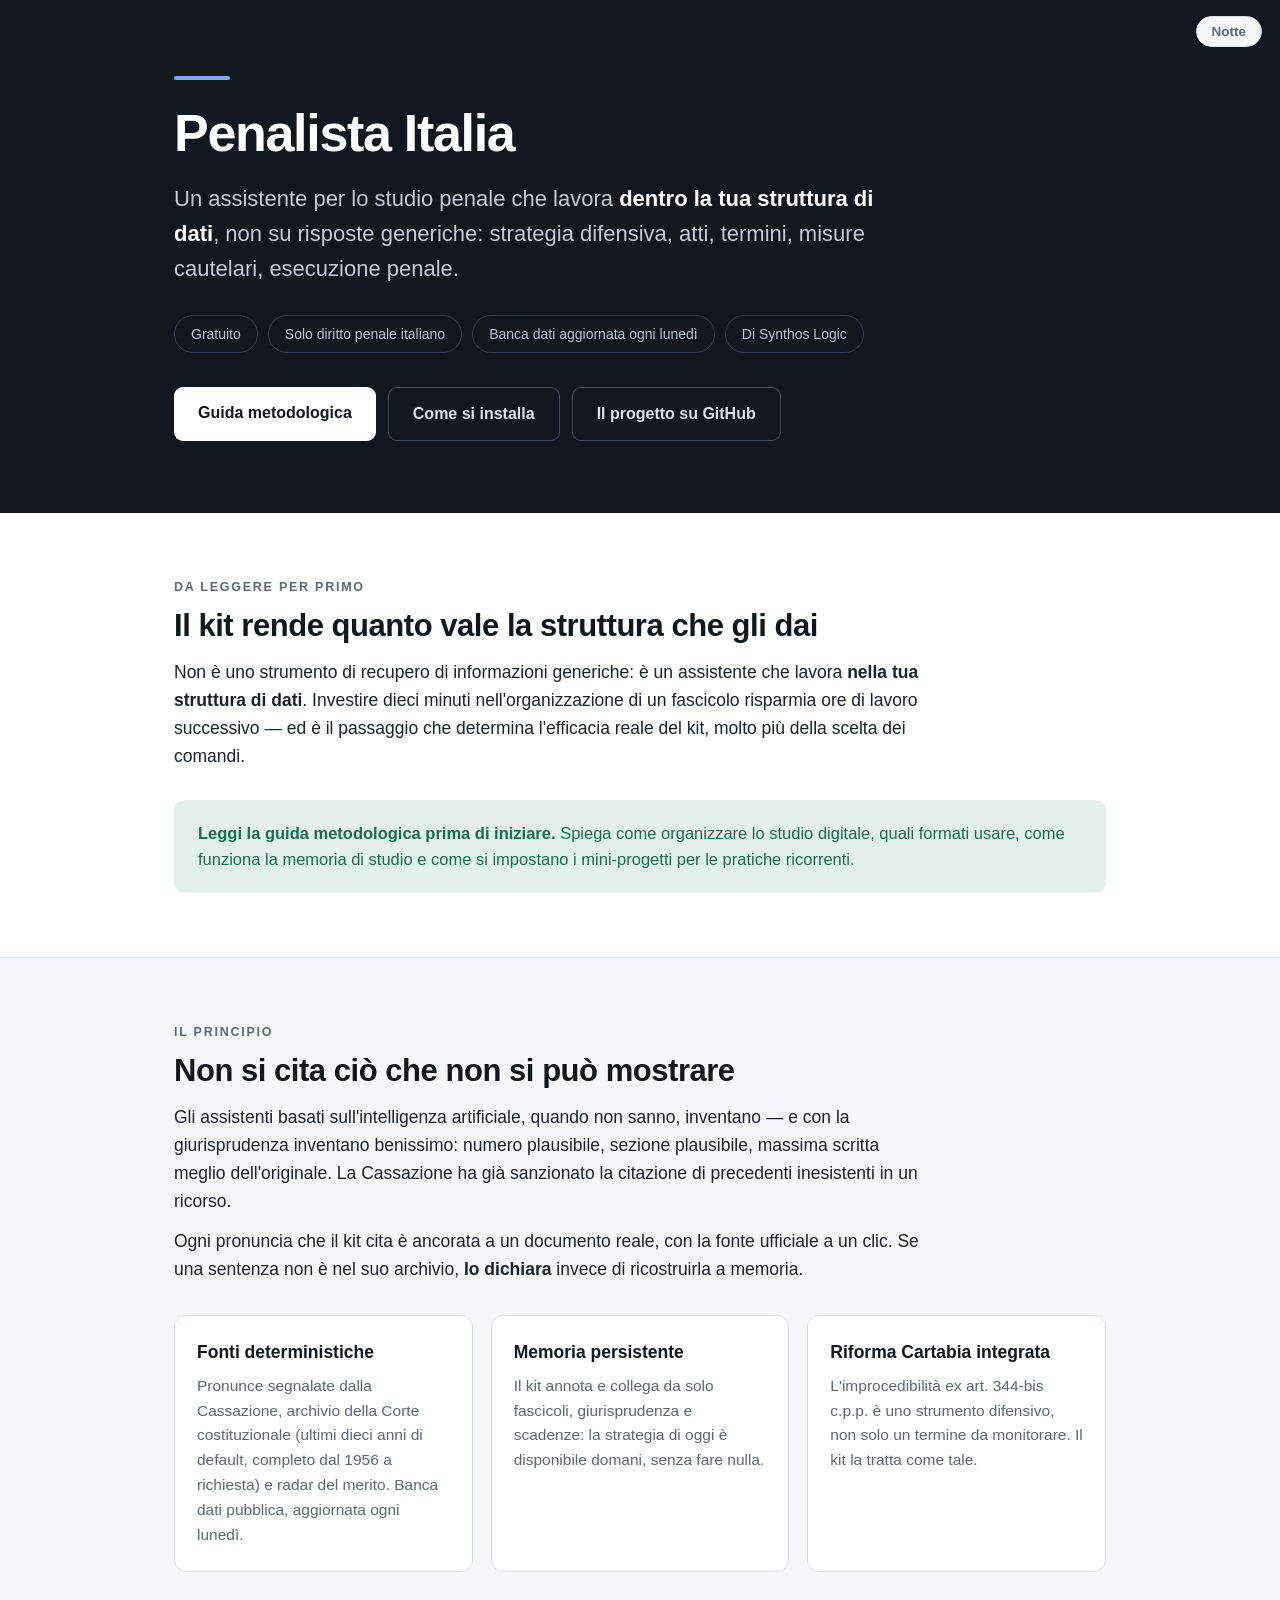
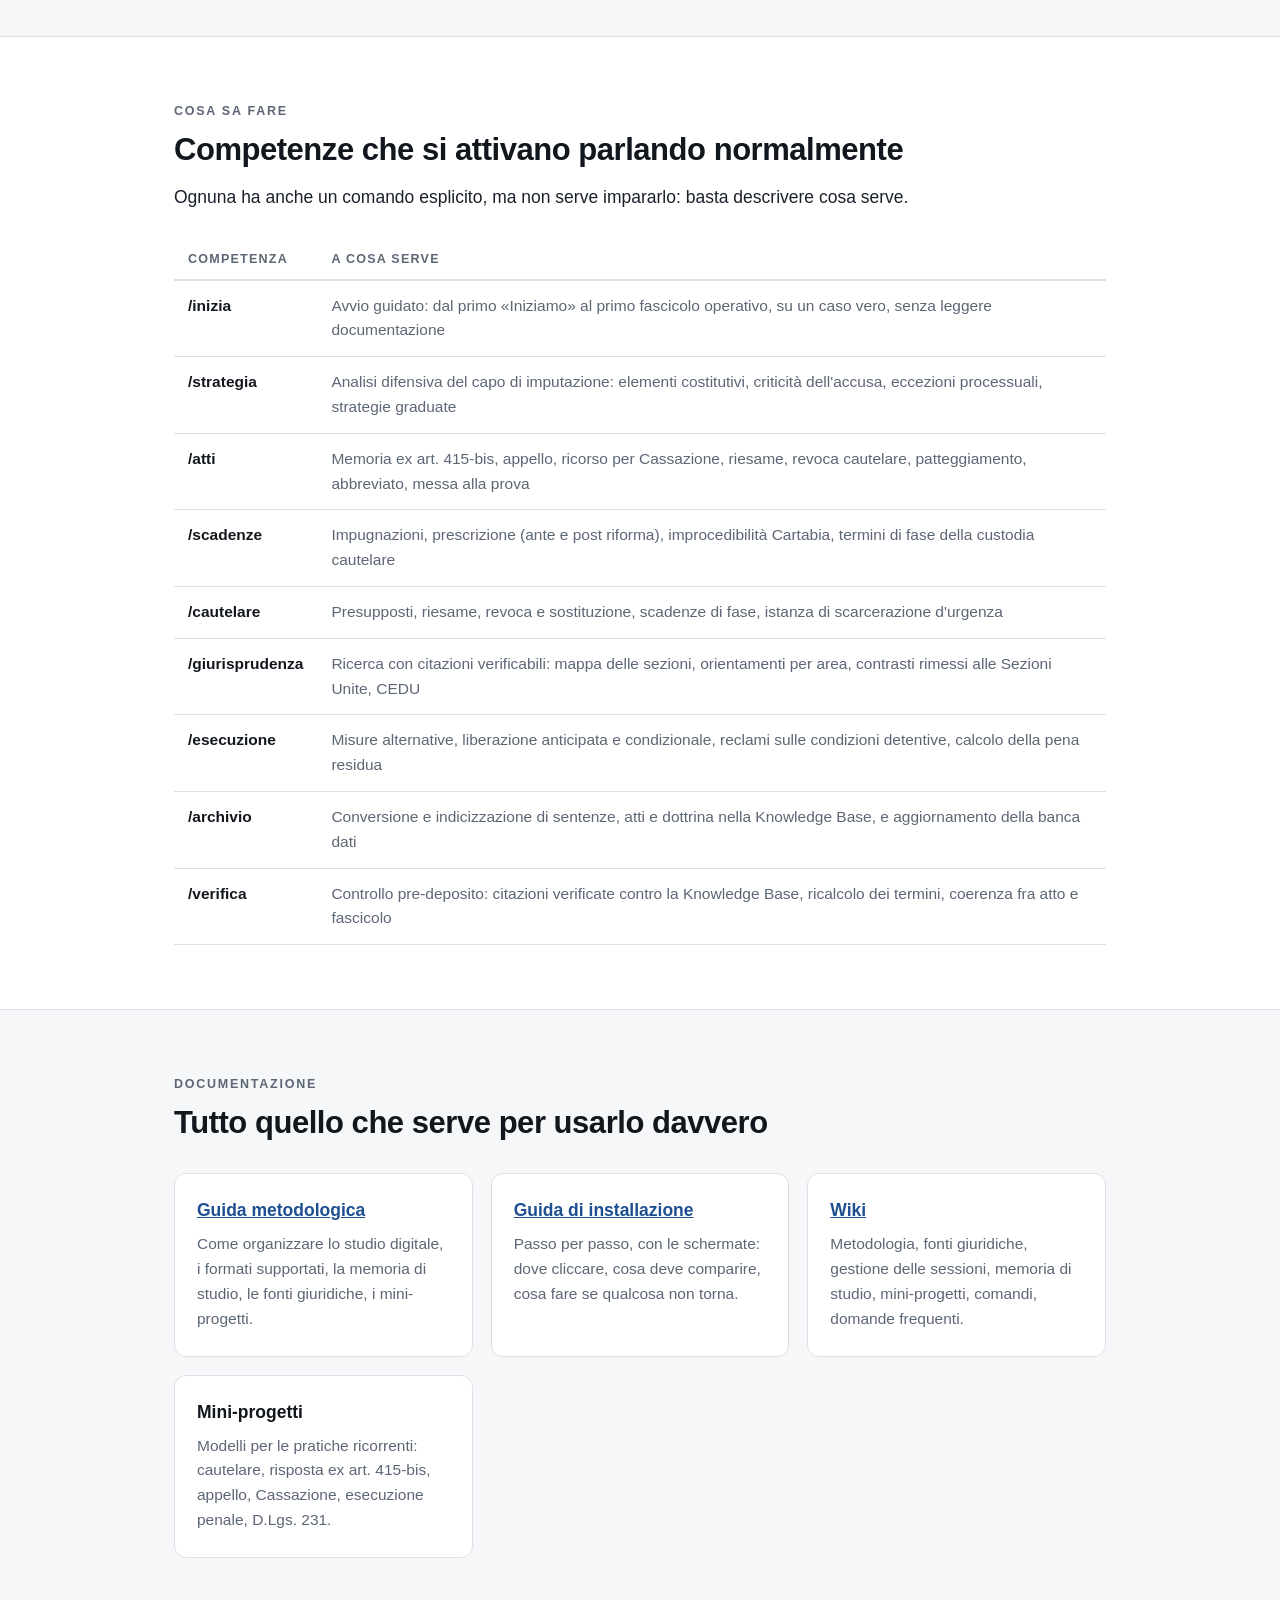
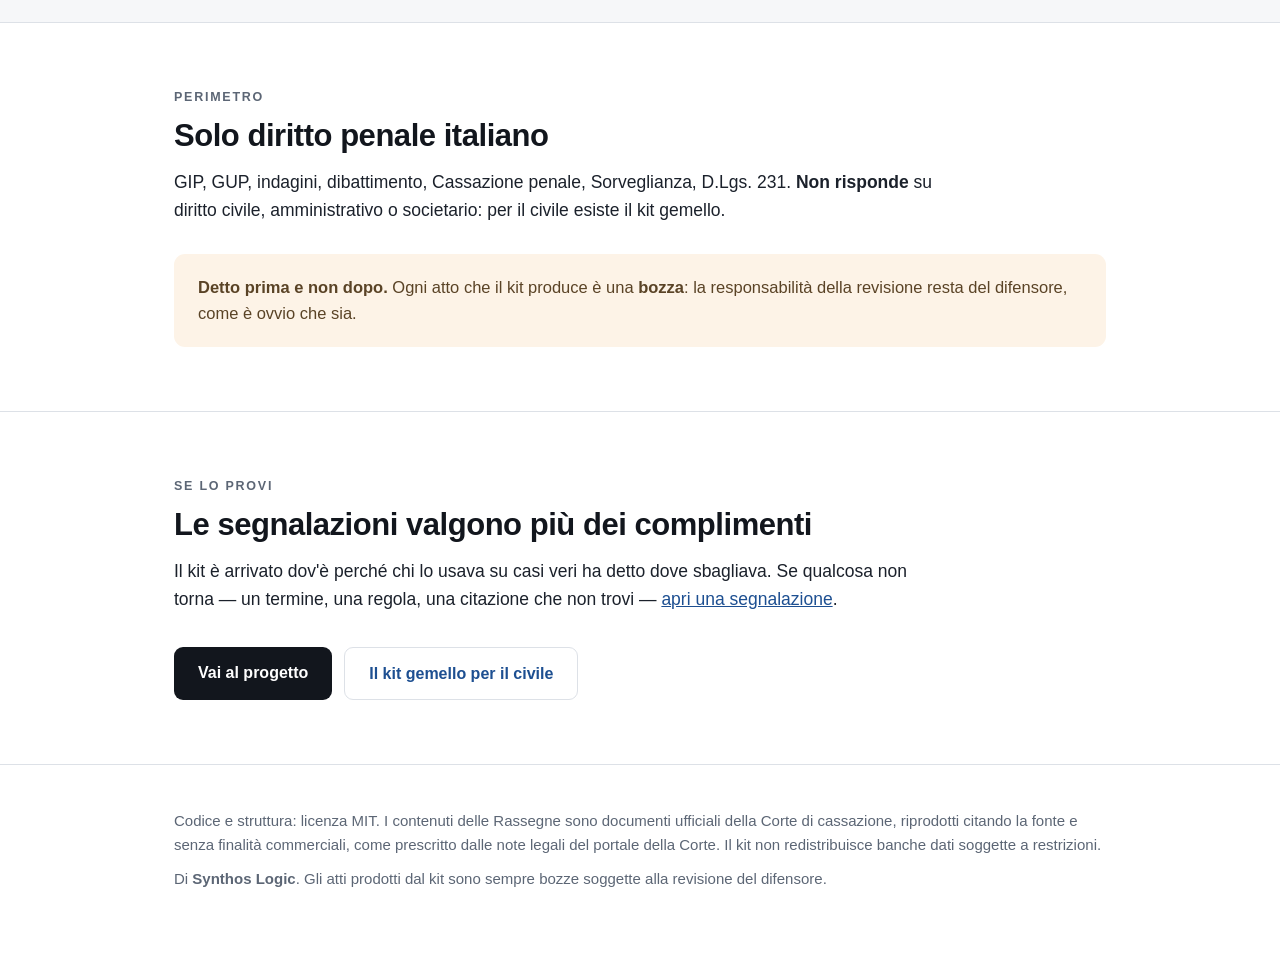
<file: docs/index.html>
<!doctype html>
<html lang="it">
<head>
<meta charset="utf-8">
<meta name="viewport" content="width=device-width, initial-scale=1">
<title>Penalista Italia — kit operativo per avvocati penalisti</title>
<meta name="description" content="Kit operativo per avvocati penalisti italiani. Strategia difensiva, atti, termini, misure cautelari, esecuzione penale, con giurisprudenza verificabile e banca dati che si aggiorna da sola.">
<meta property="og:title" content="Penalista Italia">
<meta property="og:description" content="Kit operativo per avvocati penalisti italiani. Strategia difensiva, atti, termini, misure cautelari, esecuzione penale — con giurisprudenza verificabile.">
<meta property="og:type" content="website">
<link rel="stylesheet" href="stile.css">
</head>
<body>
<button class="tema" onclick="cambiaTema()" id="tema-btn">Notte</button>

<header>
  <div class="wrap">
    <div class="rule"></div>
    <h1>Penalista Italia</h1>
    <p class="claim">Un assistente per lo studio penale che lavora <b>dentro la tua struttura di dati</b>, non su risposte generiche: strategia difensiva, atti, termini, misure cautelari, esecuzione penale.</p>
    <div class="chips">
      <div class="chip">Gratuito</div>
      <div class="chip">Solo diritto penale italiano</div>
      <div class="chip">Banca dati aggiornata ogni lunedì</div>
      <div class="chip">Di Synthos Logic</div>
    </div>
    <div class="cta">
      <a class="btn btn-p" href="METODOLOGIA.html">Guida metodologica</a>
      <a class="btn btn-s" href="INSTALLAZIONE.html">Come si installa</a>
      <a class="btn btn-s" href="https://github.com/Synthos-Logic/penalista-italia">Il progetto su GitHub</a>
    </div>
  </div>
</header>

<section>
  <div class="wrap">
    <div class="eyebrow">Da leggere per primo</div>
    <h2>Il kit rende quanto vale la struttura che gli dai</h2>
    <p>Non è uno strumento di recupero di informazioni generiche: è un assistente che lavora <b>nella tua struttura di dati</b>. Investire dieci minuti nell'organizzazione di un fascicolo risparmia ore di lavoro successivo — ed è il passaggio che determina l'efficacia reale del kit, molto più della scelta dei comandi.</p>
    <div class="callout"><b>Leggi la guida metodologica prima di iniziare.</b> Spiega come organizzare lo studio digitale, quali formati usare, come funziona la memoria di studio e come si impostano i mini-progetti per le pratiche ricorrenti.</div>
  </div>
</section>

<section class="alt">
  <div class="wrap">
    <div class="eyebrow">Il principio</div>
    <h2>Non si cita ciò che non si può mostrare</h2>
    <p>Gli assistenti basati sull'intelligenza artificiale, quando non sanno, inventano — e con la giurisprudenza inventano benissimo: numero plausibile, sezione plausibile, massima scritta meglio dell'originale. La Cassazione ha già sanzionato la citazione di precedenti inesistenti in un ricorso.</p>
    <p>Ogni pronuncia che il kit cita è ancorata a un documento reale, con la fonte ufficiale a un clic. Se una sentenza non è nel suo archivio, <b>lo dichiara</b> invece di ricostruirla a memoria.</p>
    <div class="grid">
      <div class="card">
        <h3>Fonti deterministiche</h3>
        <p>Pronunce segnalate dalla Cassazione, archivio della Corte costituzionale (ultimi dieci anni di default, completo dal 1956 a richiesta) e radar del merito. Banca dati pubblica, aggiornata ogni lunedì.</p>
      </div>
      <div class="card">
        <h3>Memoria persistente</h3>
        <p>Il kit annota e collega da solo fascicoli, giurisprudenza e scadenze: la strategia di oggi è disponibile domani, senza fare nulla.</p>
      </div>
      <div class="card">
        <h3>Riforma Cartabia integrata</h3>
        <p>L'improcedibilità ex art. 344-bis c.p.p. è uno strumento difensivo, non solo un termine da monitorare. Il kit la tratta come tale.</p>
      </div>
    </div>
  </div>
</section>

<section>
  <div class="wrap">
    <div class="eyebrow">Cosa sa fare</div>
    <h2>Competenze che si attivano parlando normalmente</h2>
    <p>Ognuna ha anche un comando esplicito, ma non serve impararlo: basta descrivere cosa serve.</p>
    <table class="skills">
      <tr><th>Competenza</th><th>A cosa serve</th></tr>
      <tr><td>/inizia</td><td>Avvio guidato: dal primo «Iniziamo» al primo fascicolo operativo, su un caso vero, senza leggere documentazione</td></tr>
      <tr><td>/strategia</td><td>Analisi difensiva del capo di imputazione: elementi costitutivi, criticità dell'accusa, eccezioni processuali, strategie graduate</td></tr>
      <tr><td>/atti</td><td>Memoria ex art. 415-bis, appello, ricorso per Cassazione, riesame, revoca cautelare, patteggiamento, abbreviato, messa alla prova</td></tr>
      <tr><td>/scadenze</td><td>Impugnazioni, prescrizione (ante e post riforma), improcedibilità Cartabia, termini di fase della custodia cautelare</td></tr>
      <tr><td>/cautelare</td><td>Presupposti, riesame, revoca e sostituzione, scadenze di fase, istanza di scarcerazione d'urgenza</td></tr>
      <tr><td>/giurisprudenza</td><td>Ricerca con citazioni verificabili: mappa delle sezioni, orientamenti per area, contrasti rimessi alle Sezioni Unite, CEDU</td></tr>
      <tr><td>/esecuzione</td><td>Misure alternative, liberazione anticipata e condizionale, reclami sulle condizioni detentive, calcolo della pena residua</td></tr>
      <tr><td>/archivio</td><td>Conversione e indicizzazione di sentenze, atti e dottrina nella Knowledge Base, e aggiornamento della banca dati</td></tr>
      <tr><td>/verifica</td><td>Controllo pre-deposito: citazioni verificate contro la Knowledge Base, ricalcolo dei termini, coerenza fra atto e fascicolo</td></tr>
    </table>
  </div>
</section>

<section class="alt">
  <div class="wrap">
    <div class="eyebrow">Documentazione</div>
    <h2>Tutto quello che serve per usarlo davvero</h2>
    <div class="grid">
      <div class="card">
        <h3><a href="METODOLOGIA.html">Guida metodologica</a></h3>
        <p>Come organizzare lo studio digitale, i formati supportati, la memoria di studio, le fonti giuridiche, i mini-progetti.</p>
      </div>
      <div class="card">
        <h3><a href="INSTALLAZIONE.html">Guida di installazione</a></h3>
        <p>Passo per passo, con le schermate: dove cliccare, cosa deve comparire, cosa fare se qualcosa non torna.</p>
      </div>
      <div class="card">
        <h3><a href="https://github.com/Synthos-Logic/penalista-italia/wiki">Wiki</a></h3>
        <p>Metodologia, fonti giuridiche, gestione delle sessioni, memoria di studio, mini-progetti, comandi, domande frequenti.</p>
      </div>
      <div class="card">
        <h3>Mini-progetti</h3>
        <p>Modelli per le pratiche ricorrenti: cautelare, risposta ex art. 415-bis, appello, Cassazione, esecuzione penale, D.Lgs. 231.</p>
      </div>
    </div>
  </div>
</section>

<section>
  <div class="wrap">
    <div class="eyebrow">Perimetro</div>
    <h2>Solo diritto penale italiano</h2>
    <p>GIP, GUP, indagini, dibattimento, Cassazione penale, Sorveglianza, D.Lgs. 231. <b>Non risponde</b> su diritto civile, amministrativo o societario: per il civile esiste il kit gemello.</p>
    <div class="callout warn"><b>Detto prima e non dopo.</b> Ogni atto che il kit produce è una <b>bozza</b>: la responsabilità della revisione resta del difensore, come è ovvio che sia.</div>
  </div>
</section>

<section>
  <div class="wrap">
    <div class="eyebrow">Se lo provi</div>
    <h2>Le segnalazioni valgono più dei complimenti</h2>
    <p>Il kit è arrivato dov'è perché chi lo usava su casi veri ha detto dove sbagliava. Se qualcosa non torna — un termine, una regola, una citazione che non trovi — <a href="https://github.com/Synthos-Logic/penalista-italia/issues">apri una segnalazione</a>.</p>
    <div class="cta">
      <a class="btn btn-dark" href="https://github.com/Synthos-Logic/penalista-italia">Vai al progetto</a>
      <a class="btn btn-line" href="https://synthos-logic.github.io/civilista-italia/">Il kit gemello per il civile</a>
    </div>
  </div>
</section>

<footer>
  <div class="wrap">
    <p>Codice e struttura: licenza MIT. I contenuti delle Rassegne sono documenti ufficiali della Corte di cassazione, riprodotti citando la fonte e senza finalità commerciali, come prescritto dalle note legali del portale della Corte. Il kit non redistribuisce banche dati soggette a restrizioni.</p>
    <p>Di <b>Synthos Logic</b>. Gli atti prodotti dal kit sono sempre bozze soggette alla revisione del difensore.</p>
  </div>
</footer>

<script>
  function applicaTema(tema){
    document.documentElement.setAttribute('data-theme', tema);
    var b = document.getElementById('tema-btn');
    if (b) b.textContent = (tema === 'dark') ? 'Giorno' : 'Notte';
    try { localStorage.setItem('synthos-tema', tema); } catch(e){}
  }
  function cambiaTema(){
    var ora = document.documentElement.getAttribute('data-theme') || 'light';
    applicaTema(ora === 'dark' ? 'light' : 'dark');
  }
  (function(){
    var salvato = 'light';
    try { salvato = localStorage.getItem('synthos-tema') || 'light'; } catch(e){}
    applicaTema(salvato);
  })();
</script>
</body>
</html>
</file>
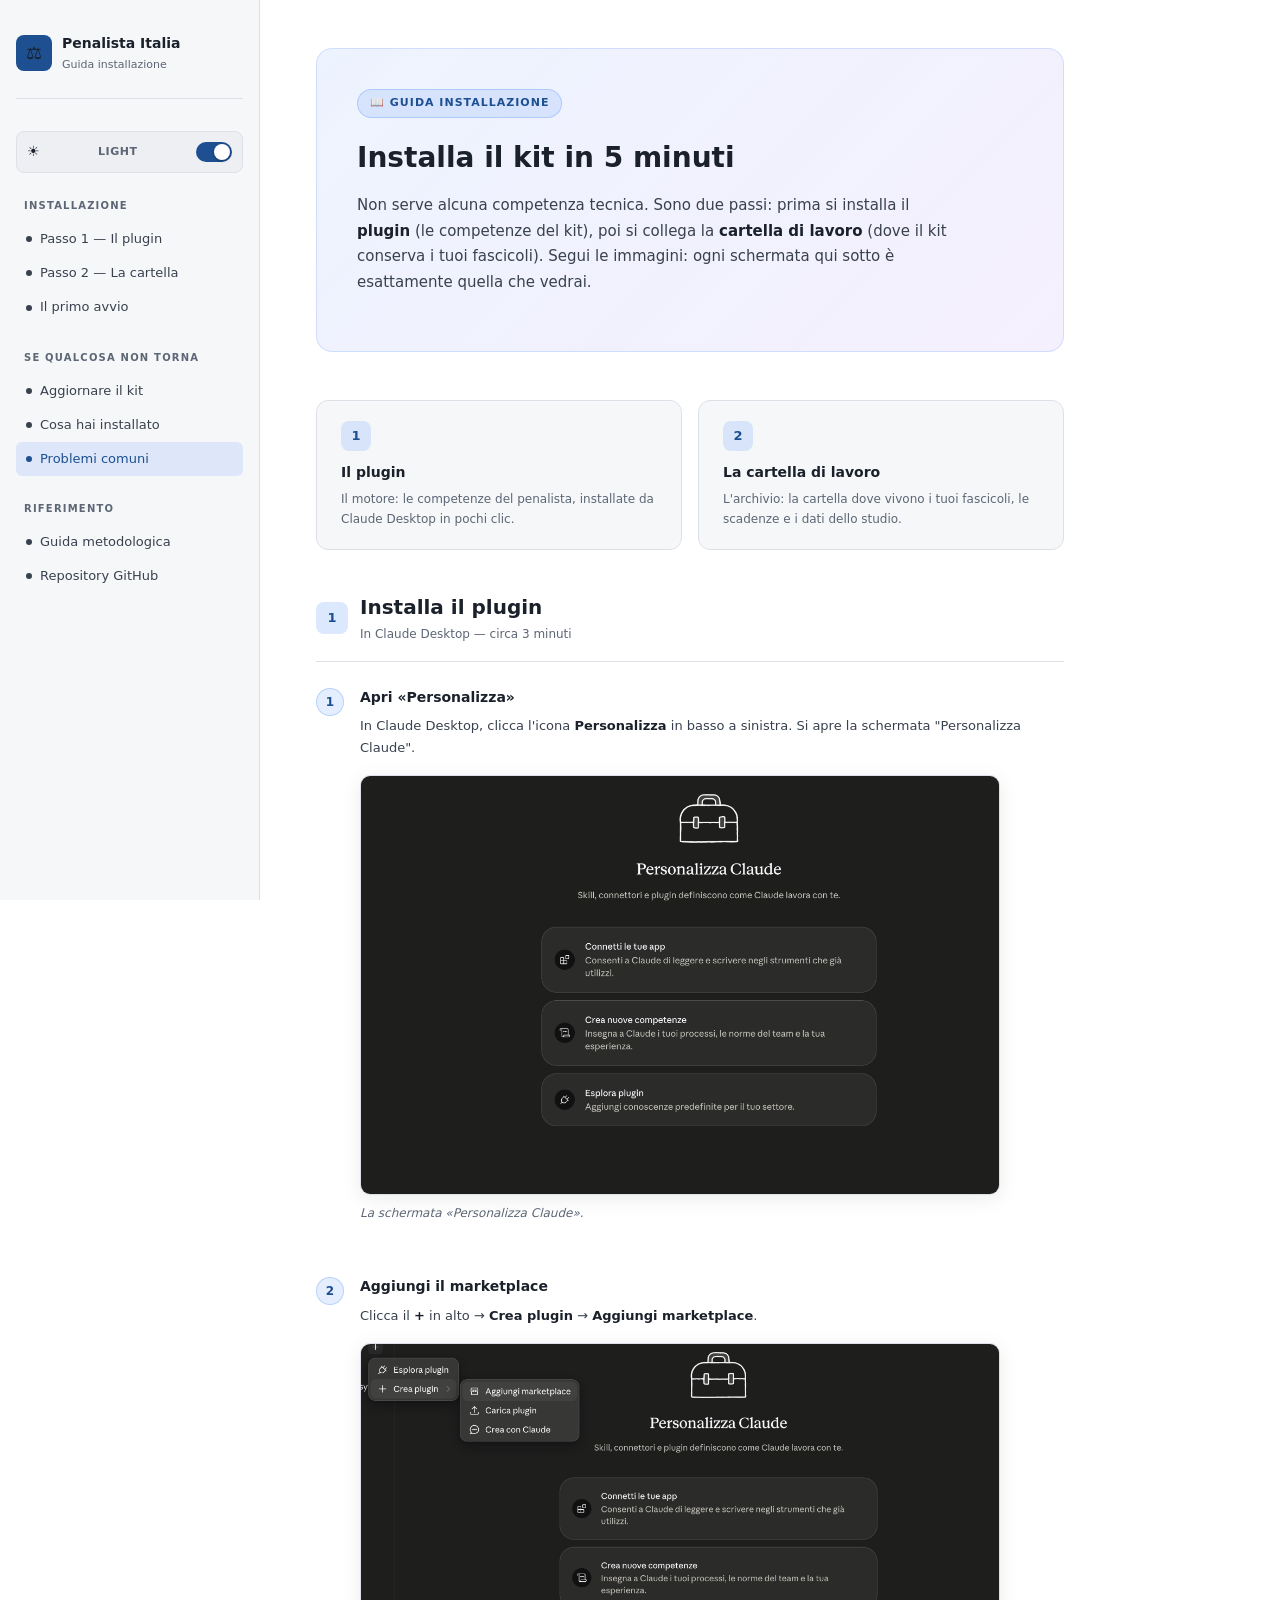
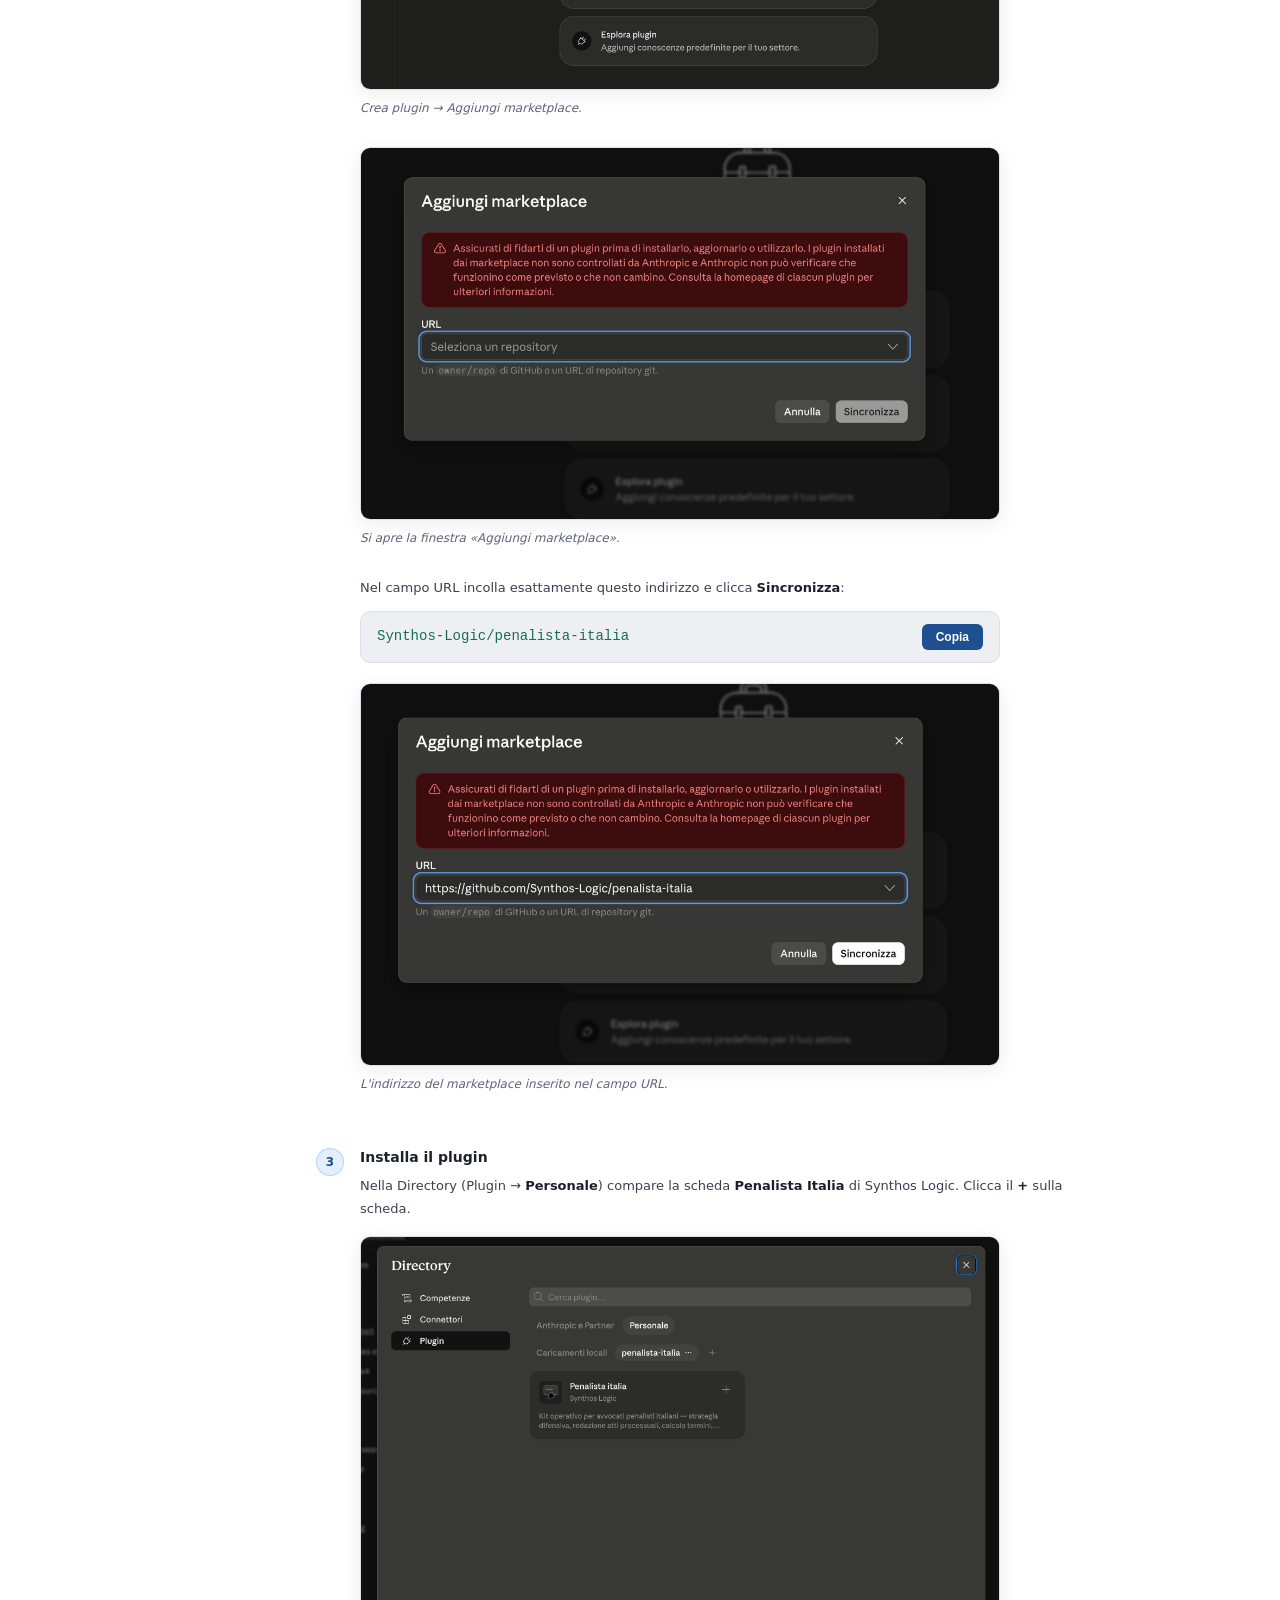
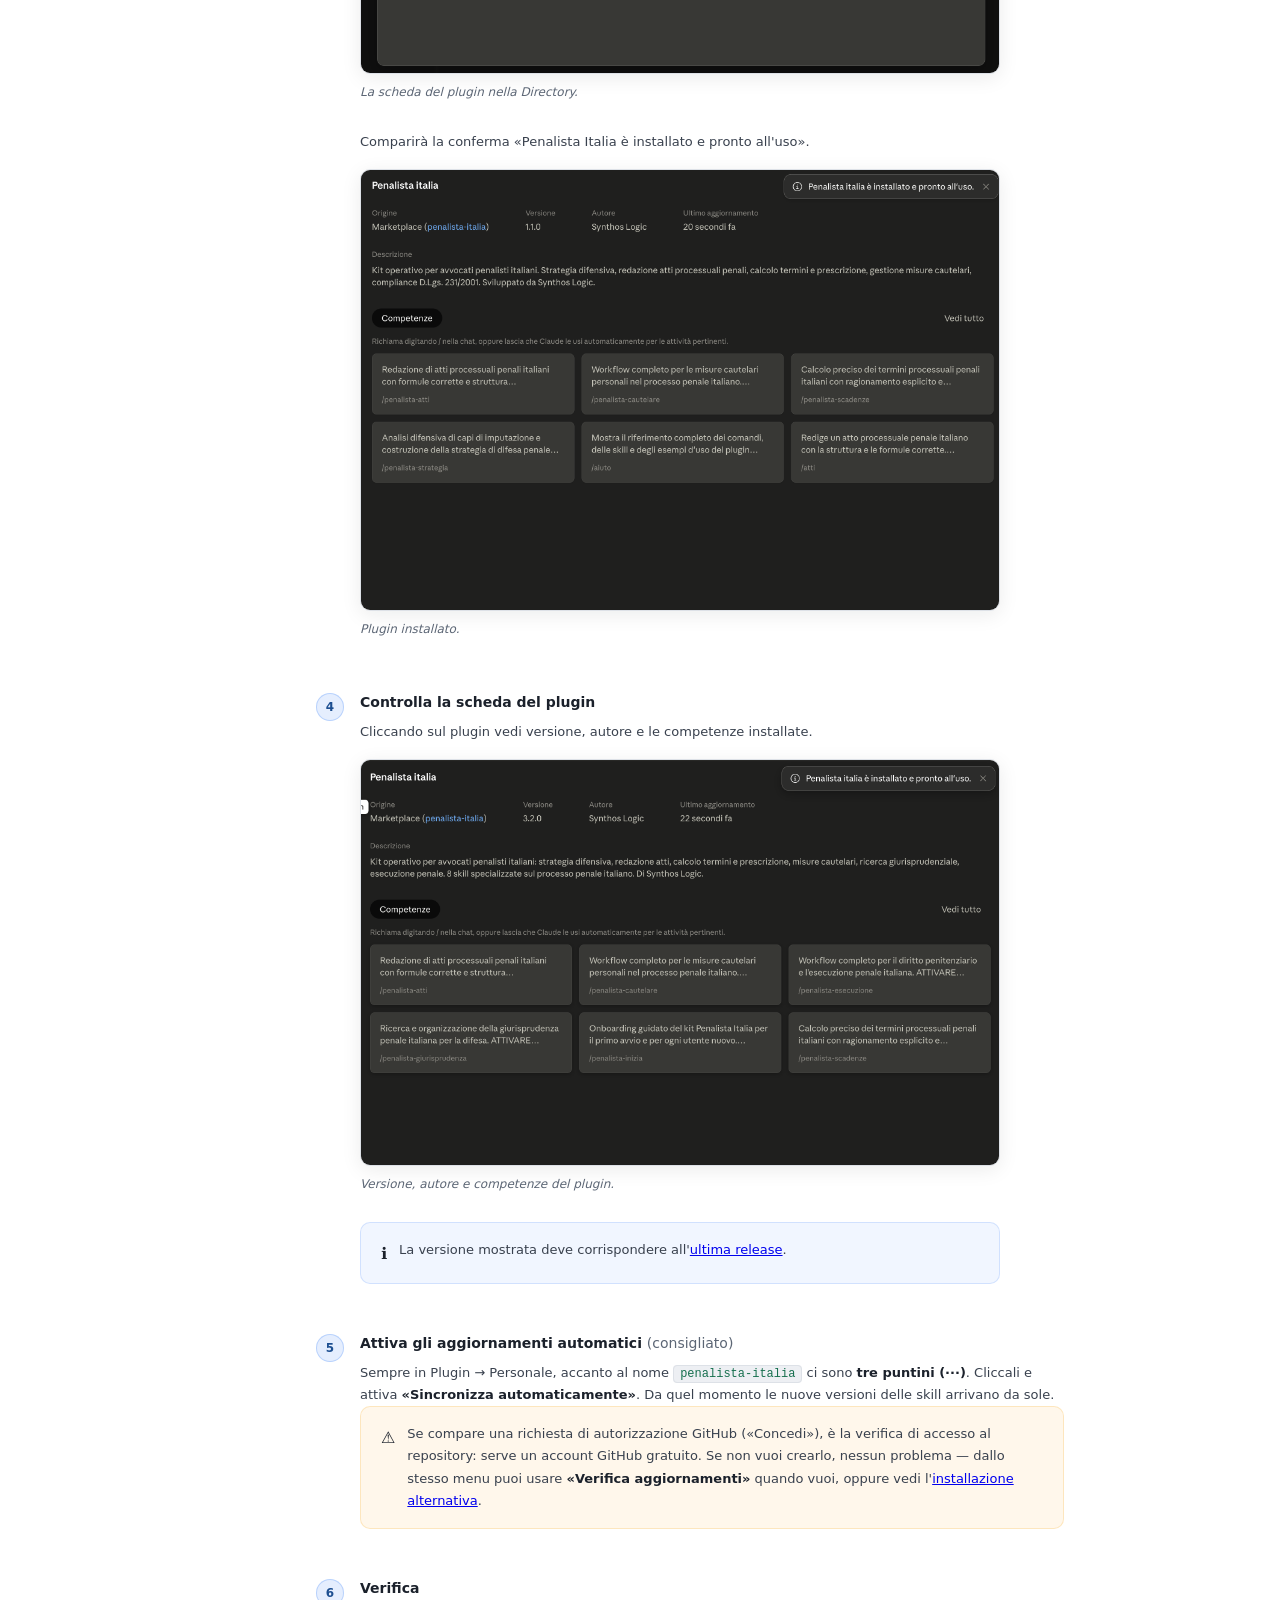
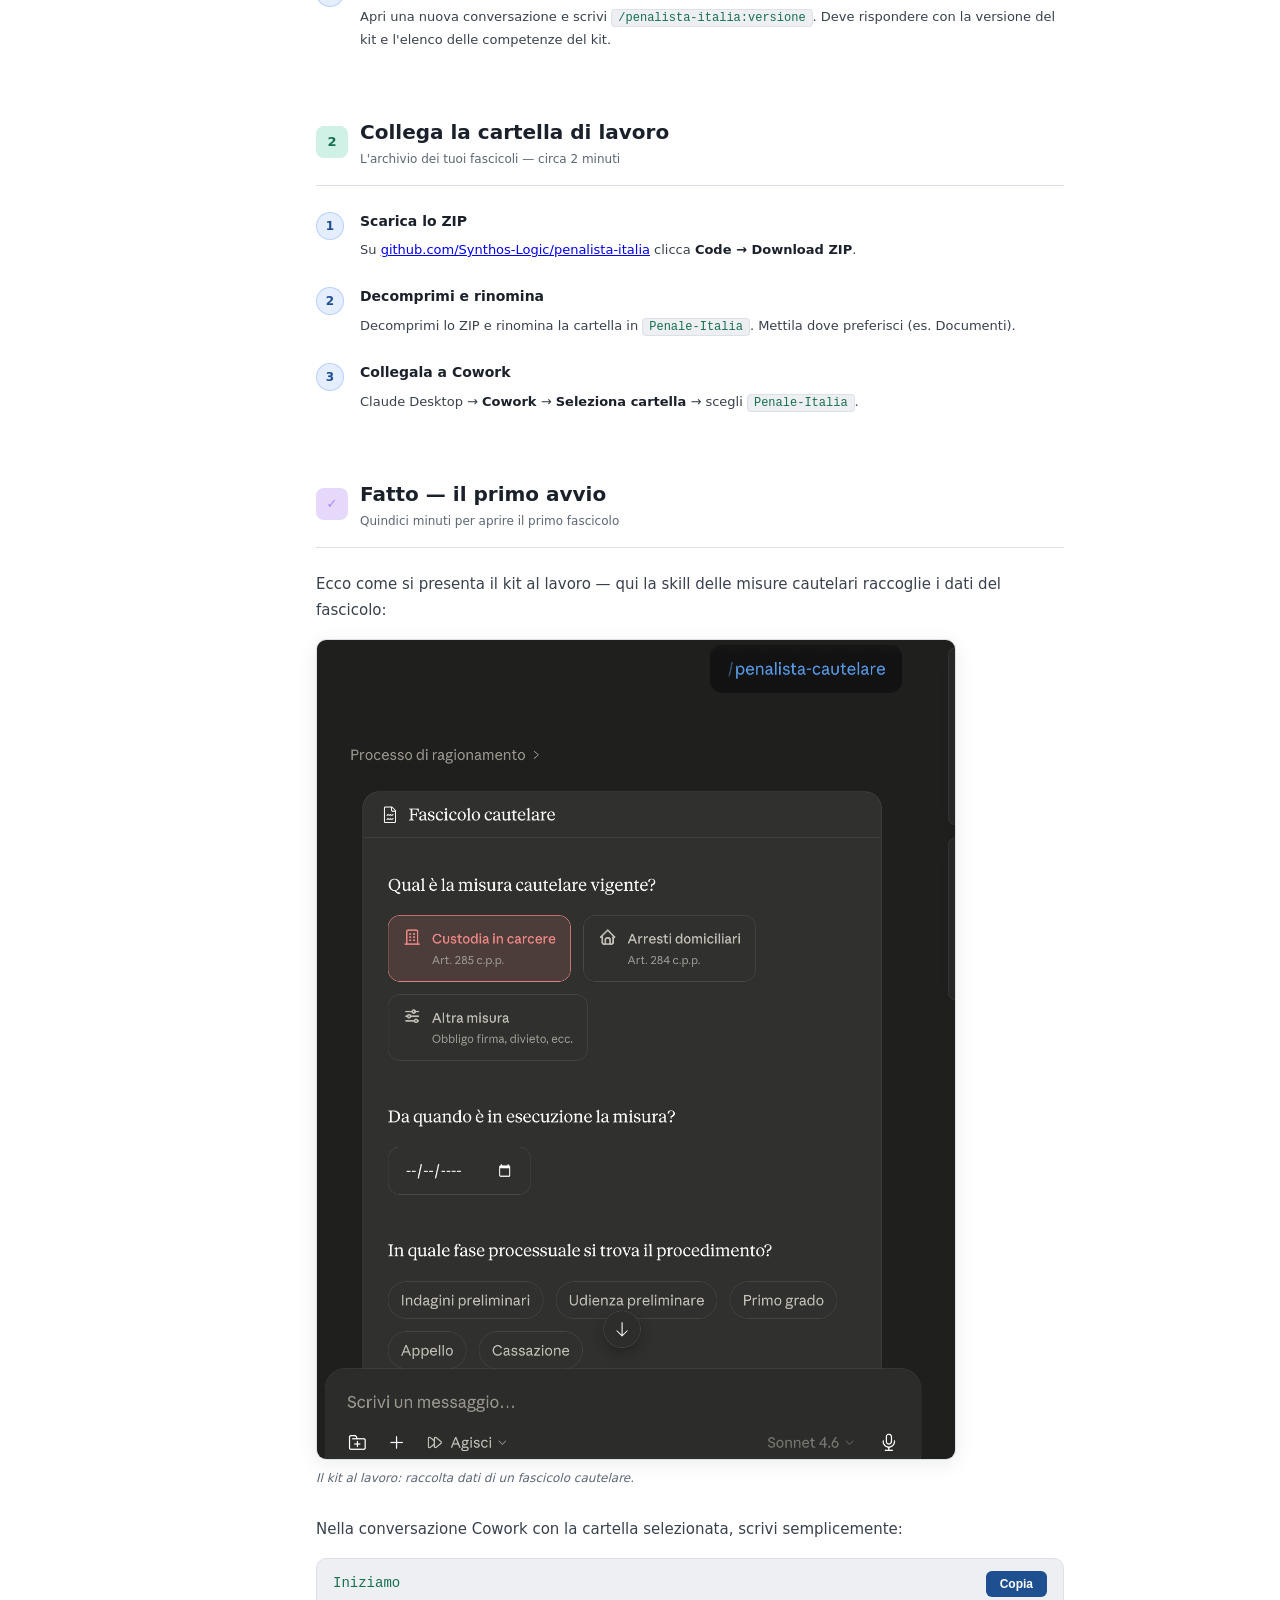
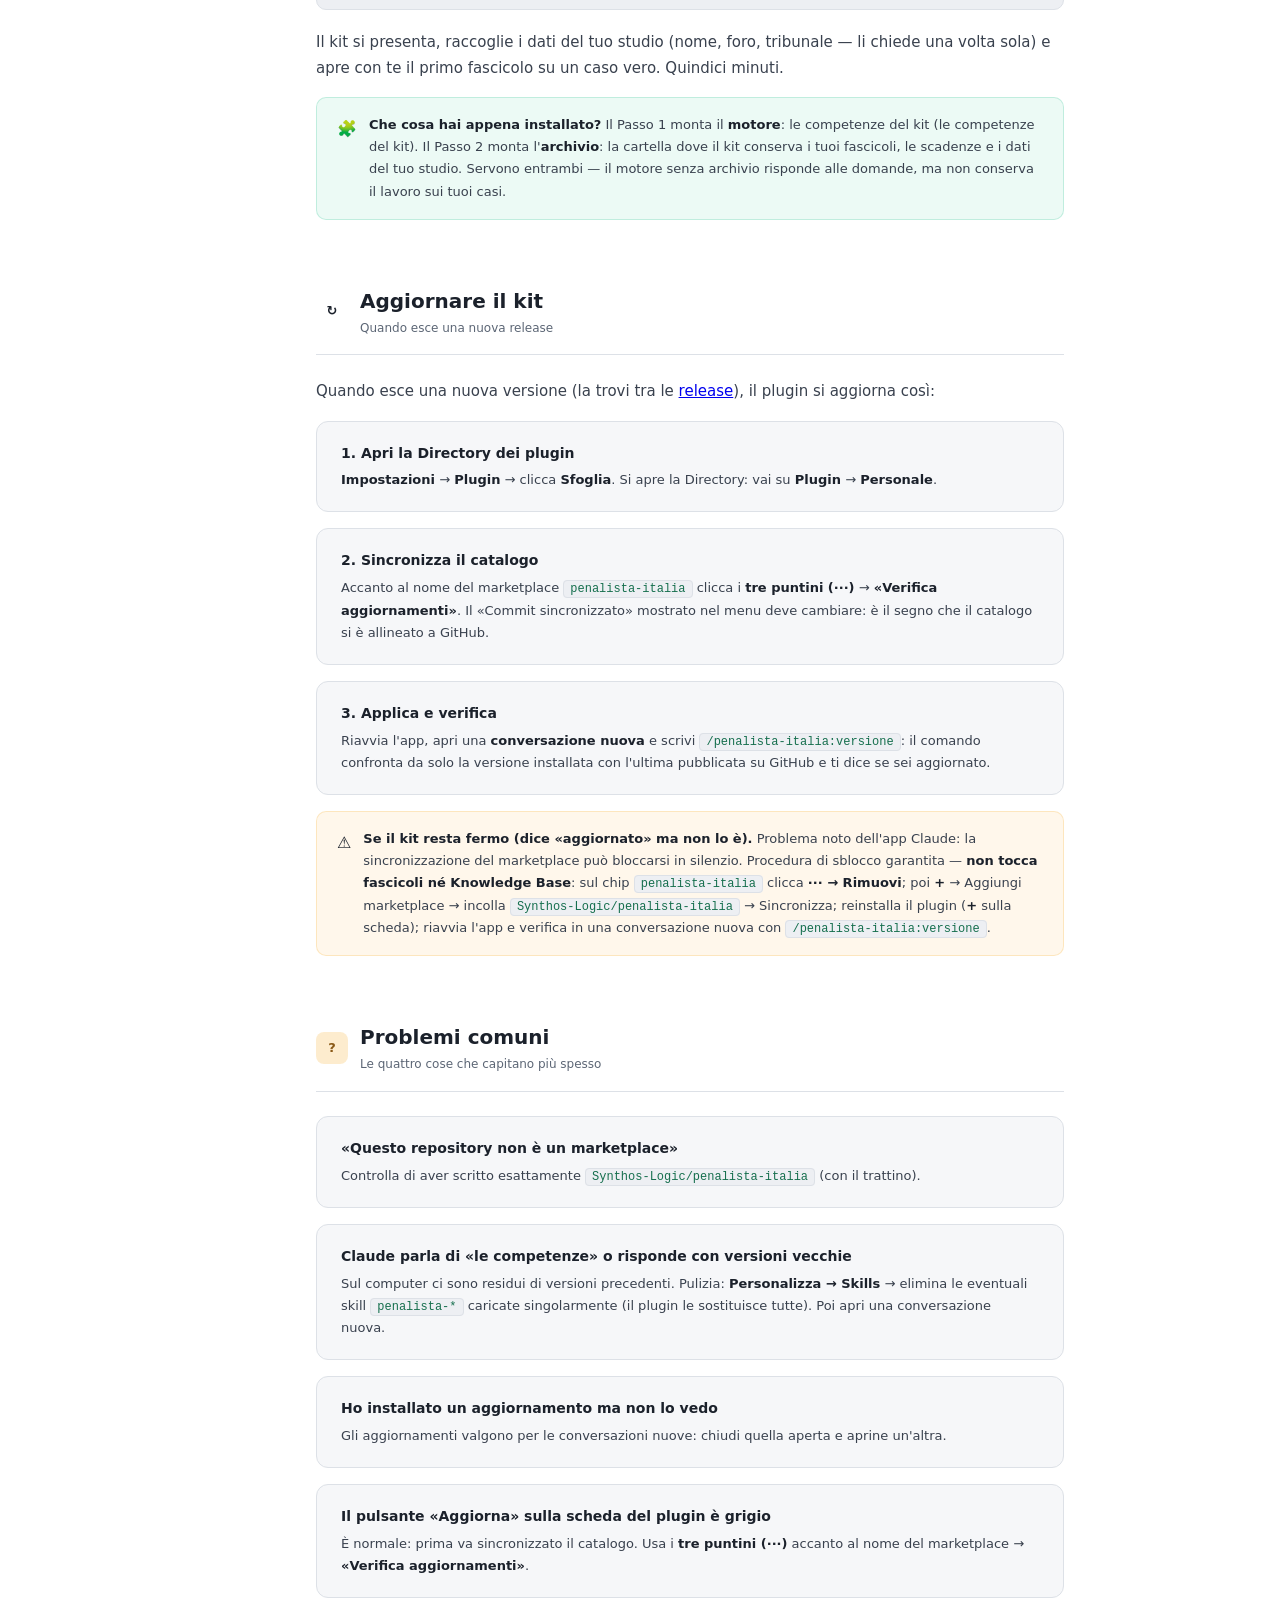
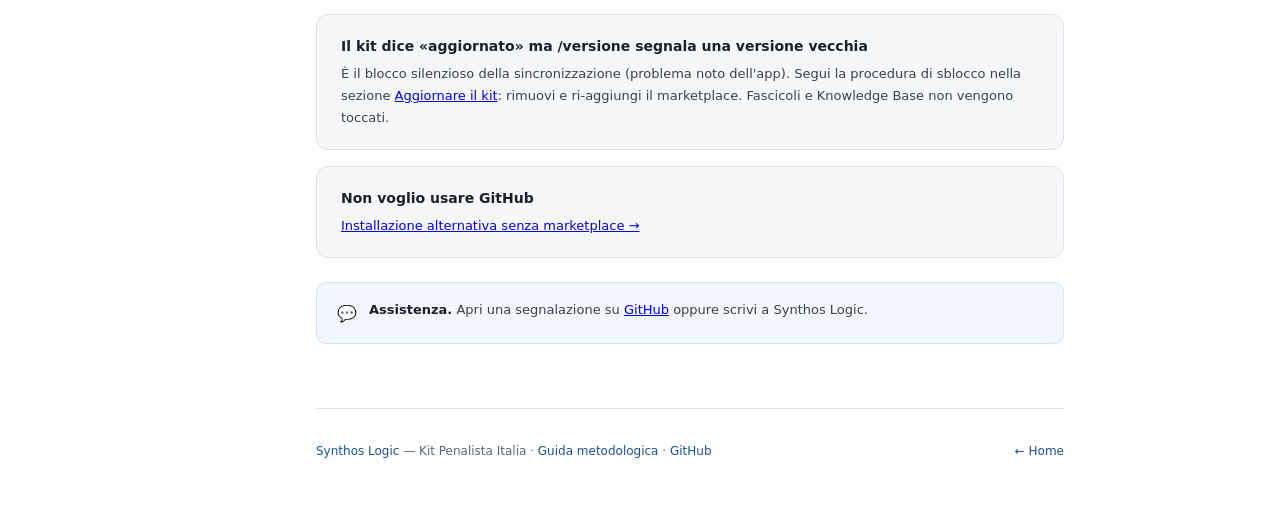
<file: docs/INSTALLAZIONE.html>
<!DOCTYPE html>
<html lang="it">
<head>
<meta charset="UTF-8">
<meta name="viewport" content="width=device-width, initial-scale=1.0">
<title>Installazione — Penalista Italia</title>
<style>
  /* ── DARK MODE (default) ── */
  :root {
    --bg: #12161D;
    --bg2: #1A2029;
    --bg3: #232B36;
    --border: #2E3742;
    --accent: #8FB4E2;
    --accent2: #8FB4E2;
    --text: #DDE3EB;
    --text2: #C3CBD6;
    --text3: #96A1B0;
    --green: #6FC7A0;
    --orange: #D6A054;
    --red: #E08585;
    --code-bg: #1A2029;
    --shadow: rgba(0,0,0,0.45);
    --toggle-bg: #232B36;
  }

  /* ── LIGHT MODE ── */
  html[data-theme="light"] {
    --bg: #FFFFFF;
    --bg2: #F6F7F9;
    --bg3: #EDEFF3;
    --border: #DDE1E7;
    --accent: #1D4F91;
    --accent2: #1D4F91;
    --text: #1B212B;
    --text2: #39414E;
    --text3: #5C6675;
    --green: #166F4E;
    --orange: #8A5A17;
    --red: #A32B2B;
    --code-bg: #EDEFF3;
    --shadow: rgba(18,22,29,0.08);
    --toggle-bg: #EDEFF3;
  }

  * { box-sizing: border-box; margin: 0; padding: 0; }
  html { scroll-behavior: smooth; }
  body {
    background: var(--bg);
    color: var(--text);
    font-family: -apple-system, BlinkMacSystemFont, 'Segoe UI', system-ui, sans-serif;
    font-size: 15px;
    line-height: 1.7;
  }

  /* Layout */
  .layout { display: flex; min-height: 100vh; }

  /* Sidebar */
  .sidebar {
    width: 260px;
    background: var(--bg2);
    border-right: 1px solid var(--border);
    padding: 2rem 1rem;
    position: sticky;
    top: 0;
    height: 100vh;
    overflow-y: auto;
    flex-shrink: 0;
  }
  .sidebar-logo {
    display: flex; align-items: center; gap: 10px;
    margin-bottom: 2rem; padding-bottom: 1.5rem;
    border-bottom: 1px solid var(--border);
  }
  .sidebar-logo .icon {
    width: 36px; height: 36px;
    background: linear-gradient(135deg, var(--accent), var(--accent2));
    border-radius: 8px;
    display: flex; align-items: center; justify-content: center;
    font-size: 18px;
  }
  .sidebar-logo .name { font-weight: 700; font-size: 14px; color: var(--text); }
  .sidebar-logo .version { font-size: 11px; color: var(--text3); }

  /* Theme toggle */
  .theme-toggle {
    display: flex; align-items: center; justify-content: space-between;
    padding: 8px 10px; border-radius: 8px; margin-bottom: 1.5rem;
    background: var(--toggle-bg); border: 1px solid var(--border);
    cursor: pointer; user-select: none; transition: background 0.2s;
  }
  .theme-toggle:hover { border-color: var(--accent); }
  .theme-toggle-label { font-size: 11px; color: var(--text3); font-weight: 600; text-transform: uppercase; letter-spacing: 0.5px; }
  .theme-toggle-switch {
    width: 36px; height: 20px; border-radius: 10px; position: relative;
    background: var(--border); transition: background 0.2s;
  }
  html[data-theme="light"] .theme-toggle-switch { background: var(--accent); }
  .theme-toggle-switch::after {
    content: ''; position: absolute; top: 2px; left: 2px;
    width: 16px; height: 16px; border-radius: 50%;
    background: #fff; transition: transform 0.2s;
    box-shadow: 0 1px 3px rgba(0,0,0,0.3);
  }
  html[data-theme="light"] .theme-toggle-switch::after { transform: translateX(16px); }
  .theme-icon { font-size: 14px; }

  .nav-section { margin-bottom: 1.5rem; }
  .nav-label {
    font-size: 10px; font-weight: 700; text-transform: uppercase;
    letter-spacing: 1.2px; color: var(--text3);
    margin-bottom: 0.5rem; padding-left: 0.5rem;
  }
  .nav-item {
    display: flex; align-items: center; gap: 8px;
    padding: 6px 10px; border-radius: 6px;
    color: var(--text2); text-decoration: none;
    font-size: 13px; transition: all 0.15s;
    cursor: pointer;
  }
  .nav-item:hover { background: var(--bg3); color: var(--text); }
  .nav-item.active { background: rgba(79, 142, 247, 0.15); color: var(--accent); }
  .nav-item .dot {
    width: 6px; height: 6px; border-radius: 50%;
    background: currentColor; flex-shrink: 0;
  }

  /* Main content */
  .main { flex: 1; max-width: 860px; padding: 3rem 3.5rem; }

  /* Hero */
  .hero {
    background: linear-gradient(135deg, rgba(79,142,247,0.1), rgba(124,58,237,0.08));
    border: 1px solid rgba(79,142,247,0.2);
    border-radius: 16px;
    padding: 2.5rem;
    margin-bottom: 3rem;
  }
  .hero-badge {
    display: inline-flex; align-items: center; gap: 6px;
    background: rgba(79,142,247,0.15); border: 1px solid rgba(79,142,247,0.3);
    color: var(--accent); padding: 4px 12px; border-radius: 20px;
    font-size: 11px; font-weight: 600; text-transform: uppercase; letter-spacing: 1px;
    margin-bottom: 1rem;
  }
  .hero h1 { font-size: 28px; font-weight: 800; margin-bottom: 0.75rem; }
  .hero p { color: var(--text2); font-size: 15px; max-width: 600px; }

  /* Sections */
  section { margin-bottom: 4rem; }
  .section-header {
    display: flex; align-items: center; gap: 12px;
    margin-bottom: 1.5rem; padding-bottom: 1rem;
    border-bottom: 1px solid var(--border);
  }
  .section-num {
    width: 32px; height: 32px; border-radius: 8px; flex-shrink: 0;
    display: flex; align-items: center; justify-content: center;
    font-size: 13px; font-weight: 700;
  }
  .section-num.blue { background: rgba(79,142,247,0.2); color: var(--accent); }
  .section-num.purple { background: rgba(124,58,237,0.2); color: #a78bfa; }
  .section-num.green { background: rgba(16,185,129,0.2); color: var(--green); }
  .section-num.orange { background: rgba(245,158,11,0.2); color: var(--orange); }
  .section-num.red { background: rgba(239,68,68,0.2); color: var(--red); }
  .section-title { font-size: 20px; font-weight: 700; }
  .section-sub { font-size: 12px; color: var(--text3); }

  h2 { font-size: 20px; font-weight: 700; margin: 2.5rem 0 1rem; }
  h3 { font-size: 15px; font-weight: 700; color: var(--text); margin: 1.5rem 0 0.5rem; }
  p { color: var(--text2); margin-bottom: 1rem; }
  strong { color: var(--text); font-weight: 600; }

  /* Cards */
  .card {
    background: var(--bg2);
    border: 1px solid var(--border);
    border-radius: 12px;
    padding: 1.25rem 1.5rem;
    margin-bottom: 1rem;
  }
  .card-grid { display: grid; grid-template-columns: 1fr 1fr; gap: 1rem; margin-bottom: 1.5rem; }
  .card-icon { font-size: 22px; margin-bottom: 0.75rem; }
  .card-title { font-size: 14px; font-weight: 700; margin-bottom: 0.25rem; }
  .card-desc { font-size: 12px; color: var(--text3); }

  /* Folder tree */
  .folder-tree {
    background: var(--code-bg);
    border: 1px solid var(--border);
    border-radius: 10px;
    padding: 1.5rem;
    font-family: 'Monaco', 'Menlo', 'Courier New', monospace;
    font-size: 13px;
    line-height: 1.8;
    margin-bottom: 1.5rem;
    overflow-x: auto;
  }
  .folder-tree .folder { color: #93c5fd; }
  .folder-tree .file { color: var(--text2); }
  .folder-tree .comment { color: var(--text3); font-style: italic; }
  .folder-tree .highlight { color: var(--green); }

  /* Steps */
  .steps { counter-reset: step; }
  .step {
    display: flex; gap: 1rem; margin-bottom: 1.5rem;
    counter-increment: step;
  }
  .step-num {
    width: 28px; height: 28px; border-radius: 50%; flex-shrink: 0;
    background: rgba(79,142,247,0.15); border: 1px solid rgba(79,142,247,0.3);
    color: var(--accent); font-size: 12px; font-weight: 700;
    display: flex; align-items: center; justify-content: center;
    margin-top: 2px;
  }
  .step-content h4 { font-size: 14px; font-weight: 700; margin-bottom: 0.35rem; }
  .step-content p { font-size: 13px; color: var(--text2); margin: 0; }

  /* Source cards */
  .source-card {
    background: var(--bg2);
    border: 1px solid var(--border);
    border-radius: 12px;
    padding: 1.25rem 1.5rem;
    margin-bottom: 0.75rem;
    display: flex; align-items: flex-start; gap: 1rem;
  }
  .source-badge {
    padding: 3px 10px; border-radius: 20px;
    font-size: 10px; font-weight: 700; text-transform: uppercase;
    letter-spacing: 0.5px; white-space: nowrap; flex-shrink: 0;
  }
  .source-badge.free { background: rgba(16,185,129,0.15); color: var(--green); border: 1px solid rgba(16,185,129,0.3); }
  .source-badge.official { background: rgba(79,142,247,0.15); color: var(--accent); border: 1px solid rgba(79,142,247,0.3); }
  .source-badge.commercial { background: rgba(245,158,11,0.15); color: var(--orange); border: 1px solid rgba(245,158,11,0.3); }
  .source-info { flex: 1; }
  .source-name { font-size: 14px; font-weight: 700; margin-bottom: 0.25rem; }
  .source-desc { font-size: 12px; color: var(--text3); margin-bottom: 0.5rem; }
  .source-url { font-size: 11px; color: var(--accent); text-decoration: none; }
  .source-url:hover { text-decoration: underline; }
  .source-files { margin-top: 0.5rem; display: flex; flex-wrap: wrap; gap: 0.4rem; }
  .source-file-tag {
    background: var(--bg3); border: 1px solid var(--border);
    color: var(--text2); font-size: 10px; padding: 2px 8px; border-radius: 4px;
    font-family: monospace;
  }

  /* Wiki link badge */
  .wikilink {
    display: inline-flex; align-items: center; gap: 4px;
    background: var(--bg3); border: 1px solid var(--border);
    color: var(--accent); font-size: 12px; padding: 2px 10px; border-radius: 4px;
    font-family: monospace; text-decoration: none;
  }

  /* Mini-project card */
  .mini-project {
    background: var(--bg2);
    border: 1px solid var(--border);
    border-radius: 12px;
    padding: 1.5rem;
    margin-bottom: 1rem;
  }
  .mini-project-header {
    display: flex; align-items: center; gap: 10px;
    margin-bottom: 1rem; padding-bottom: 1rem;
    border-bottom: 1px solid var(--border);
  }
  .mini-project-icon { font-size: 20px; }
  .mini-project-name { font-size: 15px; font-weight: 700; }
  .mini-project-desc { font-size: 12px; color: var(--text3); }
  .mini-project-commands { display: flex; flex-wrap: wrap; gap: 0.4rem; }
  .cmd {
    background: var(--code-bg); border: 1px solid var(--border);
    color: var(--green); font-family: monospace; font-size: 12px;
    padding: 3px 10px; border-radius: 5px;
  }

  /* Alert */
  .alert {
    border-radius: 10px; padding: 1rem 1.25rem;
    margin-bottom: 1.5rem; display: flex; gap: 0.75rem; align-items: flex-start;
  }
  .alert.blue { background: rgba(79,142,247,0.08); border: 1px solid rgba(79,142,247,0.2); }
  .alert.orange { background: rgba(245,158,11,0.08); border: 1px solid rgba(245,158,11,0.2); }
  .alert.green { background: rgba(16,185,129,0.08); border: 1px solid rgba(16,185,129,0.2); }
  .alert-icon { font-size: 16px; flex-shrink: 0; margin-top: 1px; }
  .alert p { margin: 0; font-size: 13px; color: var(--text2); }
  .alert strong { color: var(--text); }

  /* Code inline */
  code {
    background: var(--code-bg); border: 1px solid var(--border);
    color: var(--green); font-family: monospace; font-size: 12px;
    padding: 1px 6px; border-radius: 4px;
  }

  /* Table */
  table { width: 100%; border-collapse: collapse; margin-bottom: 1.5rem; font-size: 13px; }
  th { text-align: left; padding: 10px 14px; background: var(--bg3); color: var(--text2); font-size: 11px; text-transform: uppercase; letter-spacing: 0.5px; border-bottom: 1px solid var(--border); }
  td { padding: 10px 14px; border-bottom: 1px solid var(--border); color: var(--text2); }
  tr:last-child td { border-bottom: none; }
  td:first-child { color: var(--text); font-weight: 500; }

  /* Divider */
  hr { border: none; border-top: 1px solid var(--border); margin: 2rem 0; }

  /* Footer */
  .footer {
    margin-top: 4rem; padding-top: 2rem;
    border-top: 1px solid var(--border);
    color: var(--text3); font-size: 12px;
    display: flex; align-items: center; justify-content: space-between;
  }
  .footer a { color: var(--accent); text-decoration: none; }

  /* ── Workflow tabs ── */
  .wf-tabs { display: flex; gap: 0.5rem; margin-bottom: 1.5rem; }
  .wf-tab {
    padding: 8px 18px; border-radius: 8px; font-size: 13px; font-weight: 600;
    cursor: pointer; border: 1px solid var(--border); background: var(--bg2);
    color: var(--text2); transition: all 0.15s;
  }
  .wf-tab.active { background: var(--accent); color: #fff; border-color: var(--accent); }
  .wf-tab:hover:not(.active) { border-color: var(--accent); color: var(--text); }
  .wf-panel { display: none; }
  .wf-panel.active { display: block; }

  /* ── Mermaid wrapper ── */
  .mermaid-wrap {
    background: var(--bg2); border: 1px solid var(--border);
    border-radius: 12px; padding: 1.5rem; overflow-x: auto;
    text-align: center; margin-bottom: 1rem;
  }
  .mermaid { display: inline-block; }

  /* ── Visual Timeline ── */
  .timeline { position: relative; padding: 0.5rem 0; }
  .timeline::before {
    content: ''; position: absolute; left: 28px; top: 0; bottom: 0;
    width: 2px; background: linear-gradient(to bottom, var(--accent), var(--accent2));
    border-radius: 2px;
  }
  .tl-item { display: flex; gap: 1rem; margin-bottom: 1.25rem; align-items: flex-start; }
  .tl-dot {
    width: 58px; height: 58px; border-radius: 12px; flex-shrink: 0;
    display: flex; flex-direction: column; align-items: center; justify-content: center;
    font-size: 18px; border: 2px solid var(--border); background: var(--bg2);
    position: relative; z-index: 1;
  }
  .tl-dot .tl-day { font-size: 9px; font-weight: 700; text-transform: uppercase; letter-spacing: 0.5px; margin-top: 2px; }
  .tl-dot.blue { border-color: var(--accent); background: rgba(79,142,247,0.12); }
  .tl-dot.blue .tl-day { color: var(--accent); }
  .tl-dot.green { border-color: var(--green); background: rgba(16,185,129,0.12); }
  .tl-dot.green .tl-day { color: var(--green); }
  .tl-dot.orange { border-color: var(--orange); background: rgba(245,158,11,0.12); }
  .tl-dot.orange .tl-day { color: var(--orange); }
  .tl-dot.purple { border-color: #a78bfa; background: rgba(167,139,250,0.12); }
  .tl-dot.purple .tl-day { color: #a78bfa; }
  .tl-dot.red { border-color: var(--red); background: rgba(239,68,68,0.12); }
  .tl-dot.red .tl-day { color: var(--red); }

  .tl-card {
    flex: 1; background: var(--bg2); border: 1px solid var(--border);
    border-radius: 10px; padding: 0.9rem 1.1rem; margin-top: 4px;
  }
  .tl-header { display: flex; align-items: center; justify-content: space-between; margin-bottom: 0.4rem; flex-wrap: wrap; gap: 0.4rem; }
  .tl-title { font-size: 13px; font-weight: 700; color: var(--text); }
  .tl-cmds { display: flex; flex-wrap: wrap; gap: 0.3rem; }
  .tl-cmd {
    font-family: monospace; font-size: 11px; padding: 2px 8px; border-radius: 4px;
    background: var(--code-bg); border: 1px solid var(--border); color: var(--green);
  }
  .tl-text { font-size: 12px; color: var(--text2); line-height: 1.5; }
  .tl-output {
    margin-top: 0.5rem; padding: 6px 10px; border-radius: 6px;
    background: var(--bg3); font-size: 11px; color: var(--text3);
    border-left: 3px solid var(--accent);
  }
  .tl-gap {
    display: flex; align-items: center; gap: 0.75rem;
    margin: 0.5rem 0 1rem 70px; color: var(--text3); font-size: 12px;
  }
  .tl-gap::before { content: ''; flex: 1; border-top: 1px dashed var(--border); }
  .tl-gap::after { content: ''; flex: 1; border-top: 1px dashed var(--border); }

  @media (max-width: 768px) {
    .sidebar { display: none; }
    .main { padding: 2rem 1.5rem; }
    .card-grid { grid-template-columns: 1fr; }
  }

  /* ── Screenshot figure (install guide) ── */
  figure.shot { margin: 1rem 0 1.75rem; }
  figure.shot img {
    width: 100%; max-width: 640px; display: block;
    border: 1px solid var(--border); border-radius: 10px;
    box-shadow: 0 4px 20px var(--shadow);
  }
  figure.shot figcaption {
    font-size: 12px; color: var(--text3); margin-top: 0.5rem; font-style: italic;
  }
  /* ── Two-step pill row at top ── */
  .twostep { display: grid; grid-template-columns: 1fr 1fr; gap: 1rem; margin-bottom: 2.5rem; }
  .twostep .ts {
    background: var(--bg2); border: 1px solid var(--border); border-radius: 12px;
    padding: 1.25rem 1.5rem; position: relative;
  }
  .twostep .ts .ts-num {
    width: 30px; height: 30px; border-radius: 8px; font-weight: 700; font-size: 13px;
    display: flex; align-items: center; justify-content: center; margin-bottom: 0.6rem;
    background: rgba(79,142,247,0.18); color: var(--accent);
  }
  .twostep .ts h4 { font-size: 14px; margin-bottom: 0.25rem; color: var(--text); }
  .twostep .ts p { font-size: 12px; color: var(--text3); margin: 0; }
  .copybox {
    display:flex; align-items:center; justify-content:space-between; gap:1rem;
    background: var(--code-bg); border: 1px solid var(--border); border-radius: 10px;
    padding: 0.75rem 1rem; margin: 0.75rem 0 1.25rem;
  }
  .copybox code { background:none; border:none; color: var(--green); font-size: 14px; padding:0; }
  .copybtn {
    background: var(--accent); color:#fff; border:none; border-radius: 6px;
    padding: 6px 14px; font-size: 12px; font-weight:600; cursor:pointer; white-space:nowrap;
  }
  .copybtn:hover { opacity: 0.9; }
  @media (max-width: 768px) { .twostep { grid-template-columns: 1fr; } }

</style>
</head>
<body>

<div class="layout">

  <!-- Sidebar Navigation -->
  <nav class="sidebar">
    <div class="sidebar-logo">
      <div class="icon">⚖️</div>
      <div>
        <div class="name">Penalista Italia</div>
        <div class="version">Guida installazione</div>
      </div>
    </div>

    <div class="theme-toggle" onclick="toggleTheme()" title="Cambia tema">
      <span class="theme-icon" id="theme-icon">🌙</span>
      <span class="theme-toggle-label" id="theme-label">Dark</span>
      <div class="theme-toggle-switch"></div>
    </div>

    <div class="nav-section">
      <div class="nav-label">Installazione</div>
      <a class="nav-item" href="#passo1"><span class="dot"></span>Passo 1 — Il plugin</a>
      <a class="nav-item" href="#passo2"><span class="dot"></span>Passo 2 — La cartella</a>
      <a class="nav-item" href="#avvio"><span class="dot"></span>Il primo avvio</a>
    </div>

    <div class="nav-section">
      <div class="nav-label">Se qualcosa non torna</div>
      <a class="nav-item" href="#aggiornare"><span class="dot"></span>Aggiornare il kit</a>
      <a class="nav-item" href="#cosa"><span class="dot"></span>Cosa hai installato</a>
      <a class="nav-item" href="#problemi"><span class="dot"></span>Problemi comuni</a>
    </div>

    <div class="nav-section">
      <div class="nav-label">Riferimento</div>
      <a class="nav-item" href="METODOLOGIA.html"><span class="dot"></span>Guida metodologica</a>
      <a class="nav-item" href="https://github.com/Synthos-Logic/penalista-italia"><span class="dot"></span>Repository GitHub</a>
    </div>
  </nav>

  <!-- Main Content -->
  <main class="main">

    <!-- Hero -->
    <div class="hero">
      <div class="hero-badge">📖 Guida installazione</div>
      <h1>Installa il kit in 5 minuti</h1>
      <p>Non serve alcuna competenza tecnica. Sono due passi: prima si installa il <strong>plugin</strong> (le competenze del kit), poi si collega la <strong>cartella di lavoro</strong> (dove il kit conserva i tuoi fascicoli). Segui le immagini: ogni schermata qui sotto è esattamente quella che vedrai.</p>
    </div>

    <!-- Two-step overview -->
    <div class="twostep">
      <div class="ts">
        <div class="ts-num">1</div>
        <h4>Il plugin</h4>
        <p>Il motore: le competenze del penalista, installate da Claude Desktop in pochi clic.</p>
      </div>
      <div class="ts">
        <div class="ts-num">2</div>
        <h4>La cartella di lavoro</h4>
        <p>L'archivio: la cartella dove vivono i tuoi fascicoli, le scadenze e i dati dello studio.</p>
      </div>
    </div>

    <!-- PASSO 1 -->
    <section id="passo1">
      <div class="section-header">
        <div class="section-num blue">1</div>
        <div>
          <div class="section-title">Installa il plugin</div>
          <div class="section-sub">In Claude Desktop — circa 3 minuti</div>
        </div>
      </div>

      <div class="steps">

        <div class="step">
          <div class="step-num">1</div>
          <div class="step-content">
            <h4>Apri «Personalizza»</h4>
            <p>In Claude Desktop, clicca l'icona <strong>Personalizza</strong> in basso a sinistra. Si apre la schermata "Personalizza Claude".</p>
            <figure class="shot">
              <img src="images/installazione/01-personalizza.png" alt="Schermata Personalizza Claude" loading="lazy">
              <figcaption>La schermata «Personalizza Claude».</figcaption>
            </figure>
          </div>
        </div>

        <div class="step">
          <div class="step-num">2</div>
          <div class="step-content">
            <h4>Aggiungi il marketplace</h4>
            <p>Clicca il <strong>+</strong> in alto → <strong>Crea plugin</strong> → <strong>Aggiungi marketplace</strong>.</p>
            <figure class="shot">
              <img src="images/installazione/02-crea-plugin.png" alt="Crea plugin, Aggiungi marketplace" loading="lazy">
              <figcaption>Crea plugin → Aggiungi marketplace.</figcaption>
            </figure>
            <figure class="shot">
              <img src="images/installazione/03-aggiungi-marketplace-vuoto.png" alt="Finestra Aggiungi marketplace vuota" loading="lazy">
              <figcaption>Si apre la finestra «Aggiungi marketplace».</figcaption>
            </figure>
            <p>Nel campo URL incolla esattamente questo indirizzo e clicca <strong>Sincronizza</strong>:</p>
            <div class="copybox">
              <code id="mk-url">Synthos-Logic/penalista-italia</code>
              <button class="copybtn" onclick="copyMk()">Copia</button>
            </div>
            <figure class="shot">
              <img src="images/installazione/04-aggiungi-marketplace-url.png" alt="URL del marketplace inserito" loading="lazy">
              <figcaption>L'indirizzo del marketplace inserito nel campo URL.</figcaption>
            </figure>
          </div>
        </div>

        <div class="step">
          <div class="step-num">3</div>
          <div class="step-content">
            <h4>Installa il plugin</h4>
            <p>Nella Directory (Plugin → <strong>Personale</strong>) compare la scheda <strong>Penalista Italia</strong> di Synthos Logic. Clicca il <strong>+</strong> sulla scheda.</p>
            <figure class="shot">
              <img src="images/installazione/05-directory-plugin.png" alt="Scheda del plugin nella directory" loading="lazy">
              <figcaption>La scheda del plugin nella Directory.</figcaption>
            </figure>
            <p>Comparirà la conferma «Penalista Italia è installato e pronto all'uso».</p>
            <figure class="shot">
              <img src="images/installazione/06-installato.png" alt="Conferma plugin installato" loading="lazy">
              <figcaption>Plugin installato.</figcaption>
            </figure>
          </div>
        </div>

        <div class="step">
          <div class="step-num">4</div>
          <div class="step-content">
            <h4>Controlla la scheda del plugin</h4>
            <p>Cliccando sul plugin vedi versione, autore e le competenze installate.</p>
            <figure class="shot">
              <img src="images/installazione/07-dettaglio-installato.png" alt="Dettaglio del plugin installato" loading="lazy">
              <figcaption>Versione, autore e competenze del plugin.</figcaption>
            </figure>
            <div class="alert blue">
              <span class="alert-icon">ℹ️</span>
              <p>La versione mostrata deve corrispondere all'<a href="https://github.com/Synthos-Logic/penalista-italia/releases">ultima release</a>.</p>
            </div>
          </div>
        </div>

        <div class="step">
          <div class="step-num">5</div>
          <div class="step-content">
            <h4>Attiva gli aggiornamenti automatici <span style="color:var(--text3);font-weight:400">(consigliato)</span></h4>
            <p>Sempre in Plugin → Personale, accanto al nome <code>penalista-italia</code> ci sono <strong>tre puntini (···)</strong>. Cliccali e attiva <strong>«Sincronizza automaticamente»</strong>. Da quel momento le nuove versioni delle skill arrivano da sole.</p>
            <div class="alert orange">
              <span class="alert-icon">⚠️</span>
              <p>Se compare una richiesta di autorizzazione GitHub («Concedi»), è la verifica di accesso al repository: serve un account GitHub gratuito. Se non vuoi crearlo, nessun problema — dallo stesso menu puoi usare <strong>«Verifica aggiornamenti»</strong> quando vuoi, oppure vedi l'<a href="https://github.com/Synthos-Logic/penalista-italia/blob/main/documentazione/INSTALLAZIONE_ALTERNATIVA.md">installazione alternativa</a>.</p>
            </div>
          </div>
        </div>

        <div class="step">
          <div class="step-num">6</div>
          <div class="step-content">
            <h4>Verifica</h4>
            <p>Apri una nuova conversazione e scrivi <code>/penalista-italia:versione</code>. Deve rispondere con la versione del kit e l'elenco delle competenze del kit.</p>
          </div>
        </div>

      </div>
    </section>

    <!-- PASSO 2 -->
    <section id="passo2">
      <div class="section-header">
        <div class="section-num green">2</div>
        <div>
          <div class="section-title">Collega la cartella di lavoro</div>
          <div class="section-sub">L'archivio dei tuoi fascicoli — circa 2 minuti</div>
        </div>
      </div>

      <div class="steps">

        <div class="step">
          <div class="step-num">1</div>
          <div class="step-content">
            <h4>Scarica lo ZIP</h4>
            <p>Su <a href="https://github.com/Synthos-Logic/penalista-italia">github.com/Synthos-Logic/penalista-italia</a> clicca <strong>Code → Download ZIP</strong>.</p>
          </div>
        </div>

        <div class="step">
          <div class="step-num">2</div>
          <div class="step-content">
            <h4>Decomprimi e rinomina</h4>
            <p>Decomprimi lo ZIP e rinomina la cartella in <code>Penale-Italia</code>. Mettila dove preferisci (es. Documenti).</p>
          </div>
        </div>

        <div class="step">
          <div class="step-num">3</div>
          <div class="step-content">
            <h4>Collegala a Cowork</h4>
            <p>Claude Desktop → <strong>Cowork</strong> → <strong>Seleziona cartella</strong> → scegli <code>Penale-Italia</code>.</p>
          </div>
        </div>

      </div>
    </section>

    <!-- PRIMO AVVIO -->
    <section id="avvio">
      <div class="section-header">
        <div class="section-num purple">✓</div>
        <div>
          <div class="section-title">Fatto — il primo avvio</div>
          <div class="section-sub">Quindici minuti per aprire il primo fascicolo</div>
        </div>
      </div>

      <p>Ecco come si presenta il kit al lavoro — qui la skill delle misure cautelari raccoglie i dati del fascicolo:</p>
      <figure class="shot">
        <img src="images/esempio-cautelare.png" alt="Il kit al lavoro su un fascicolo cautelare" loading="lazy">
        <figcaption>Il kit al lavoro: raccolta dati di un fascicolo cautelare.</figcaption>
      </figure>

      <p>Nella conversazione Cowork con la cartella selezionata, scrivi semplicemente:</p>
      <div class="copybox">
        <code>Iniziamo</code>
        <button class="copybtn" onclick="navigator.clipboard.writeText('Iniziamo')">Copia</button>
      </div>
      <p>Il kit si presenta, raccoglie i dati del tuo studio (nome, foro, tribunale — li chiede una volta sola) e apre con te il primo fascicolo su un caso vero. Quindici minuti.</p>

      <div class="alert green" id="cosa">
        <span class="alert-icon">🧩</span>
        <p><strong>Che cosa hai appena installato?</strong> Il Passo 1 monta il <strong>motore</strong>: le competenze del kit (le competenze del kit). Il Passo 2 monta l'<strong>archivio</strong>: la cartella dove il kit conserva i tuoi fascicoli, le scadenze e i dati del tuo studio. Servono entrambi — il motore senza archivio risponde alle domande, ma non conserva il lavoro sui tuoi casi.</p>
      </div>
    </section>

    <!-- AGGIORNARE IL KIT -->
    <section id="aggiornare">
      <div class="section-header">
        <div class="section-num">↻</div>
        <div>
          <div class="section-title">Aggiornare il kit</div>
          <div class="section-sub">Quando esce una nuova release</div>
        </div>
      </div>

      <p>Quando esce una nuova versione (la trovi tra le <a href="https://github.com/Synthos-Logic/penalista-italia/releases">release</a>), il plugin si aggiorna così:</p>

      <div class="card">
        <div class="card-title">1. Apri la Directory dei plugin</div>
        <p style="margin:0;font-size:13px"><strong>Impostazioni</strong> → <strong>Plugin</strong> → clicca <strong>Sfoglia</strong>. Si apre la Directory: vai su <strong>Plugin</strong> → <strong>Personale</strong>.</p>
      </div>

      <div class="card">
        <div class="card-title">2. Sincronizza il catalogo</div>
        <p style="margin:0;font-size:13px">Accanto al nome del marketplace <code>penalista-italia</code> clicca i <strong>tre puntini (···)</strong> → <strong>«Verifica aggiornamenti»</strong>. Il «Commit sincronizzato» mostrato nel menu deve cambiare: è il segno che il catalogo si è allineato a GitHub.</p>
      </div>

      <div class="card">
        <div class="card-title">3. Applica e verifica</div>
        <p style="margin:0;font-size:13px">Riavvia l'app, apri una <strong>conversazione nuova</strong> e scrivi <code>/penalista-italia:versione</code>: il comando confronta da solo la versione installata con l'ultima pubblicata su GitHub e ti dice se sei aggiornato.</p>
      </div>

      <div class="alert orange">
        <span class="alert-icon">⚠️</span>
        <p><strong>Se il kit resta fermo (dice «aggiornato» ma non lo è).</strong> Problema noto dell'app Claude: la sincronizzazione del marketplace può bloccarsi in silenzio. Procedura di sblocco garantita — <strong>non tocca fascicoli né Knowledge Base</strong>: sul chip <code>penalista-italia</code> clicca <strong>··· → Rimuovi</strong>; poi <strong>+</strong> → Aggiungi marketplace → incolla <code>Synthos-Logic/penalista-italia</code> → Sincronizza; reinstalla il plugin (<strong>+</strong> sulla scheda); riavvia l'app e verifica in una conversazione nuova con <code>/penalista-italia:versione</code>.</p>
      </div>
    </section>

    <!-- PROBLEMI COMUNI -->
    <section id="problemi">
      <div class="section-header">
        <div class="section-num orange">?</div>
        <div>
          <div class="section-title">Problemi comuni</div>
          <div class="section-sub">Le quattro cose che capitano più spesso</div>
        </div>
      </div>

      <div class="card">
        <div class="card-title">«Questo repository non è un marketplace»</div>
        <p style="margin:0;font-size:13px">Controlla di aver scritto esattamente <code>Synthos-Logic/penalista-italia</code> (con il trattino).</p>
      </div>

      <div class="card">
        <div class="card-title">Claude parla di «le competenze» o risponde con versioni vecchie</div>
        <p style="margin:0;font-size:13px">Sul computer ci sono residui di versioni precedenti. Pulizia: <strong>Personalizza → Skills</strong> → elimina le eventuali skill <code>penalista-*</code> caricate singolarmente (il plugin le sostituisce tutte). Poi apri una conversazione nuova.</p>
      </div>

      <div class="card">
        <div class="card-title">Ho installato un aggiornamento ma non lo vedo</div>
        <p style="margin:0;font-size:13px">Gli aggiornamenti valgono per le conversazioni nuove: chiudi quella aperta e aprine un'altra.</p>
      </div>

      <div class="card">
        <div class="card-title">Il pulsante «Aggiorna» sulla scheda del plugin è grigio</div>
        <p style="margin:0;font-size:13px">È normale: prima va sincronizzato il catalogo. Usa i <strong>tre puntini (···)</strong> accanto al nome del marketplace → <strong>«Verifica aggiornamenti»</strong>.</p>
      </div>

      <div class="card">
        <div class="card-title">Il kit dice «aggiornato» ma /versione segnala una versione vecchia</div>
        <p style="margin:0;font-size:13px">È il blocco silenzioso della sincronizzazione (problema noto dell'app). Segui la procedura di sblocco nella sezione <a href="#aggiornare">Aggiornare il kit</a>: rimuovi e ri-aggiungi il marketplace. Fascicoli e Knowledge Base non vengono toccati.</p>
      </div>

      <div class="card">
        <div class="card-title">Non voglio usare GitHub</div>
        <p style="margin:0;font-size:13px"><a href="https://github.com/Synthos-Logic/penalista-italia/blob/main/documentazione/INSTALLAZIONE_ALTERNATIVA.md">Installazione alternativa senza marketplace →</a></p>
      </div>

      <div class="alert blue" style="margin-top:1.5rem">
        <span class="alert-icon">💬</span>
        <p><strong>Assistenza.</strong> Apri una segnalazione su <a href="https://github.com/Synthos-Logic/penalista-italia/issues">GitHub</a> oppure scrivi a Synthos Logic.</p>
      </div>
    </section>

    <!-- Footer -->
    <div class="footer">
      <div>
        <a href="https://github.com/Synthos-Logic">Synthos Logic</a> —
        Kit Penalista Italia ·
        <a href="METODOLOGIA.html">Guida metodologica</a> ·
        <a href="https://github.com/Synthos-Logic/penalista-italia">GitHub</a>
      </div>
      <div><a href="index.html">← Home</a></div>
    </div>

  </main>
</div>

<script>
  // ── Theme toggle ──
  function applyTheme(theme) {
    document.documentElement.setAttribute('data-theme', theme);
    const icon = document.getElementById('theme-icon');
    const label = document.getElementById('theme-label');
    if (theme === 'light') {
      if (icon) icon.textContent = '☀️';
      if (label) label.textContent = 'Light';
    } else {
      if (icon) icon.textContent = '🌙';
      if (label) label.textContent = 'Dark';
    }
    localStorage.setItem('penalista-theme', theme);
  }
  function toggleTheme() {
    const current = document.documentElement.getAttribute('data-theme') || 'light';
    applyTheme(current === 'dark' ? 'light' : 'dark');
  }
  (function() {
    const saved = localStorage.getItem('penalista-theme') || 'light';
    applyTheme(saved);
  })();

  // ── Copia URL marketplace ──
  function copyMk() {
    navigator.clipboard.writeText('Synthos-Logic/penalista-italia');
    const b = event.target; const t = b.textContent;
    b.textContent = 'Copiato ✓'; setTimeout(() => b.textContent = t, 1500);
  }

  // ── Active nav on scroll ──
  const sections = document.querySelectorAll('section[id]');
  const navItems = document.querySelectorAll('.nav-item');
  const observer = new IntersectionObserver((entries) => {
    entries.forEach(entry => {
      if (entry.isIntersecting) {
        navItems.forEach(item => item.classList.remove('active'));
        const active = document.querySelector(`.nav-item[href="#${entry.target.id}"]`);
        if (active) active.classList.add('active');
      }
    });
  }, { rootMargin: '-20% 0px -60% 0px' });
  sections.forEach(s => observer.observe(s));
</script>
</body>
</html>
</file>
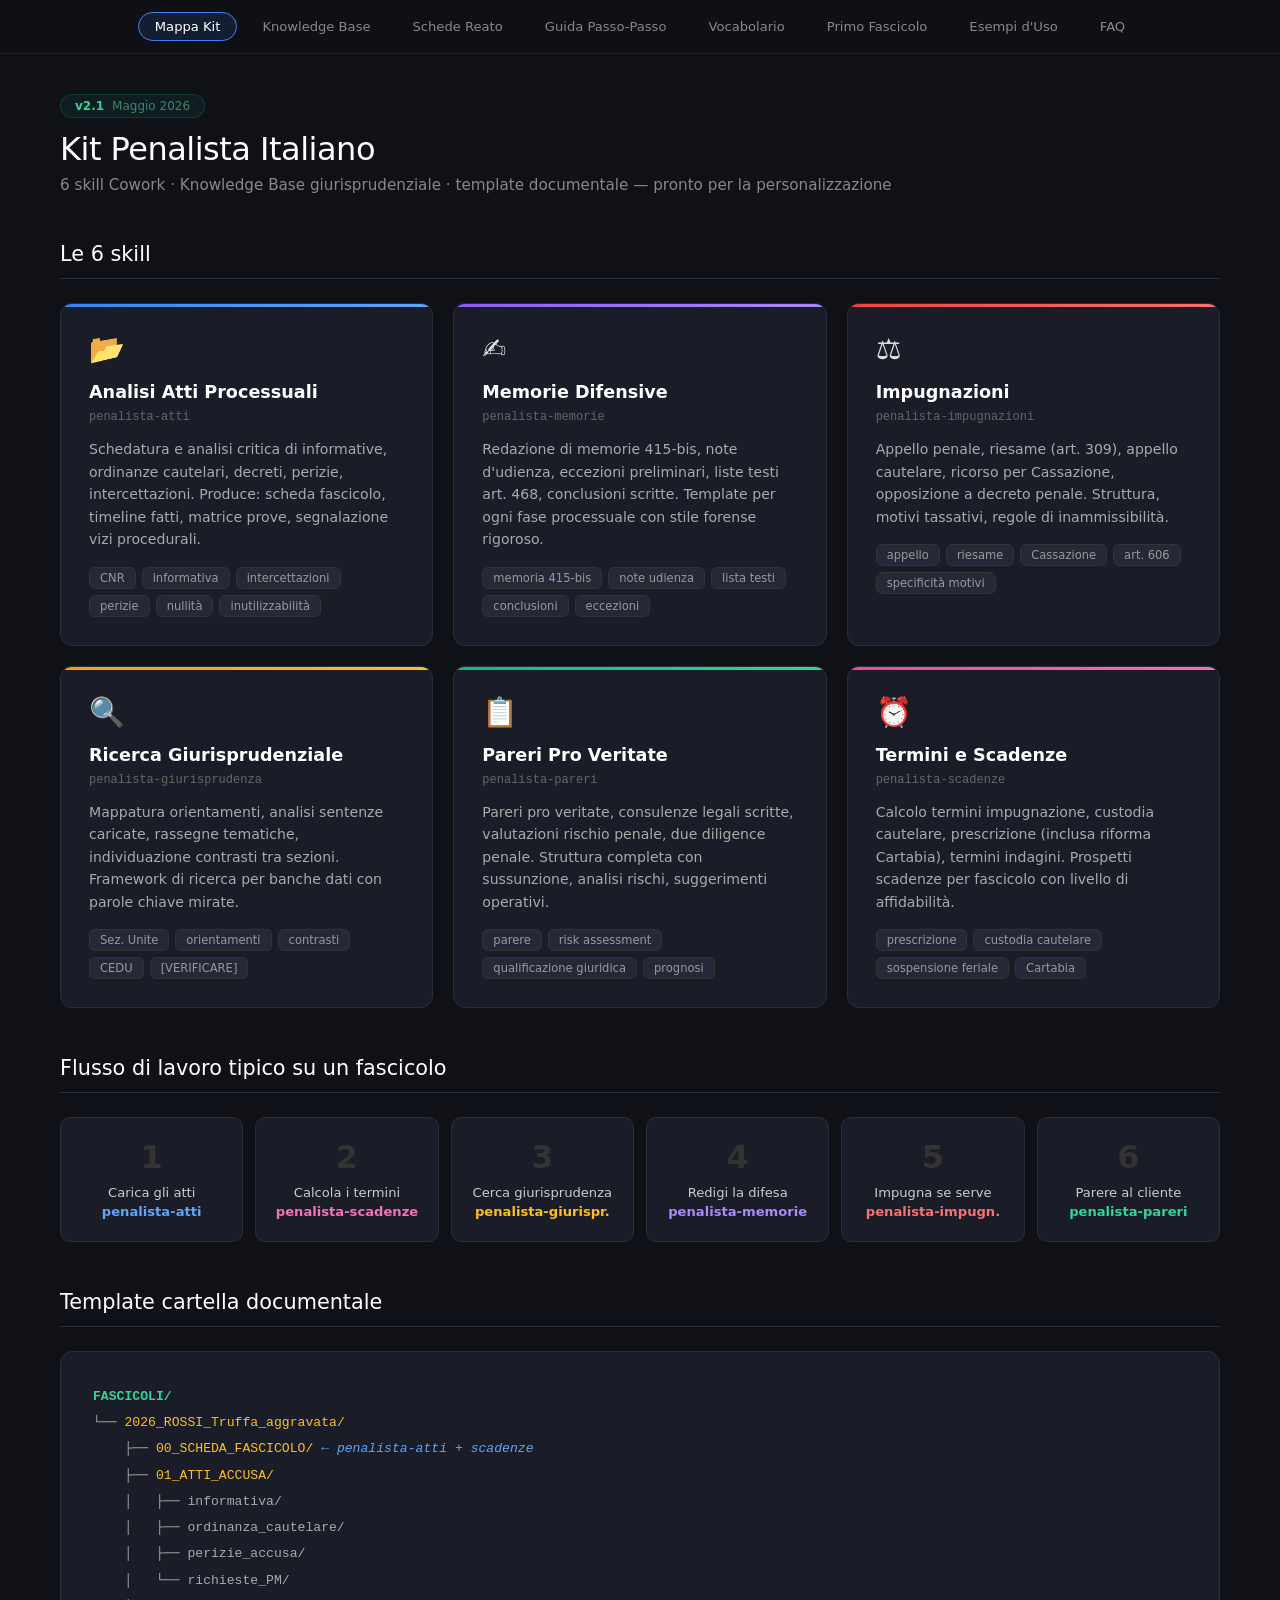
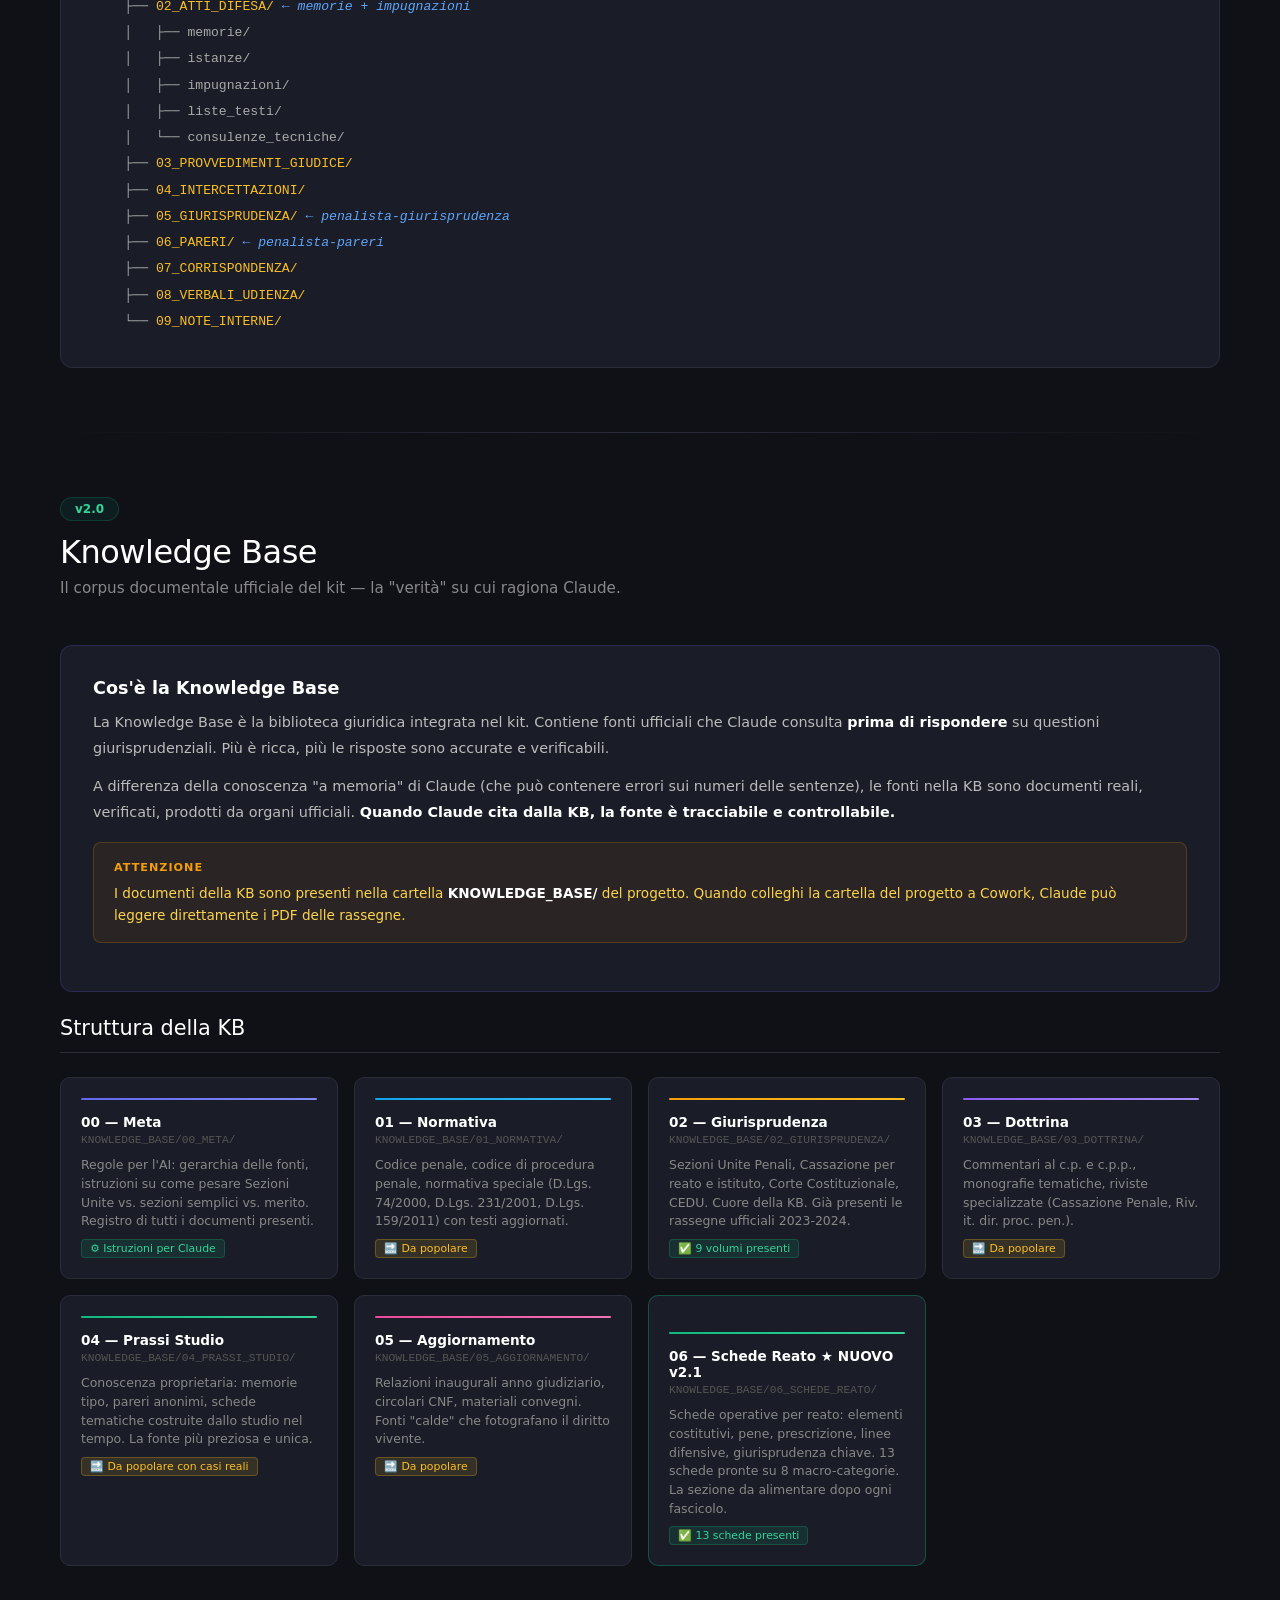
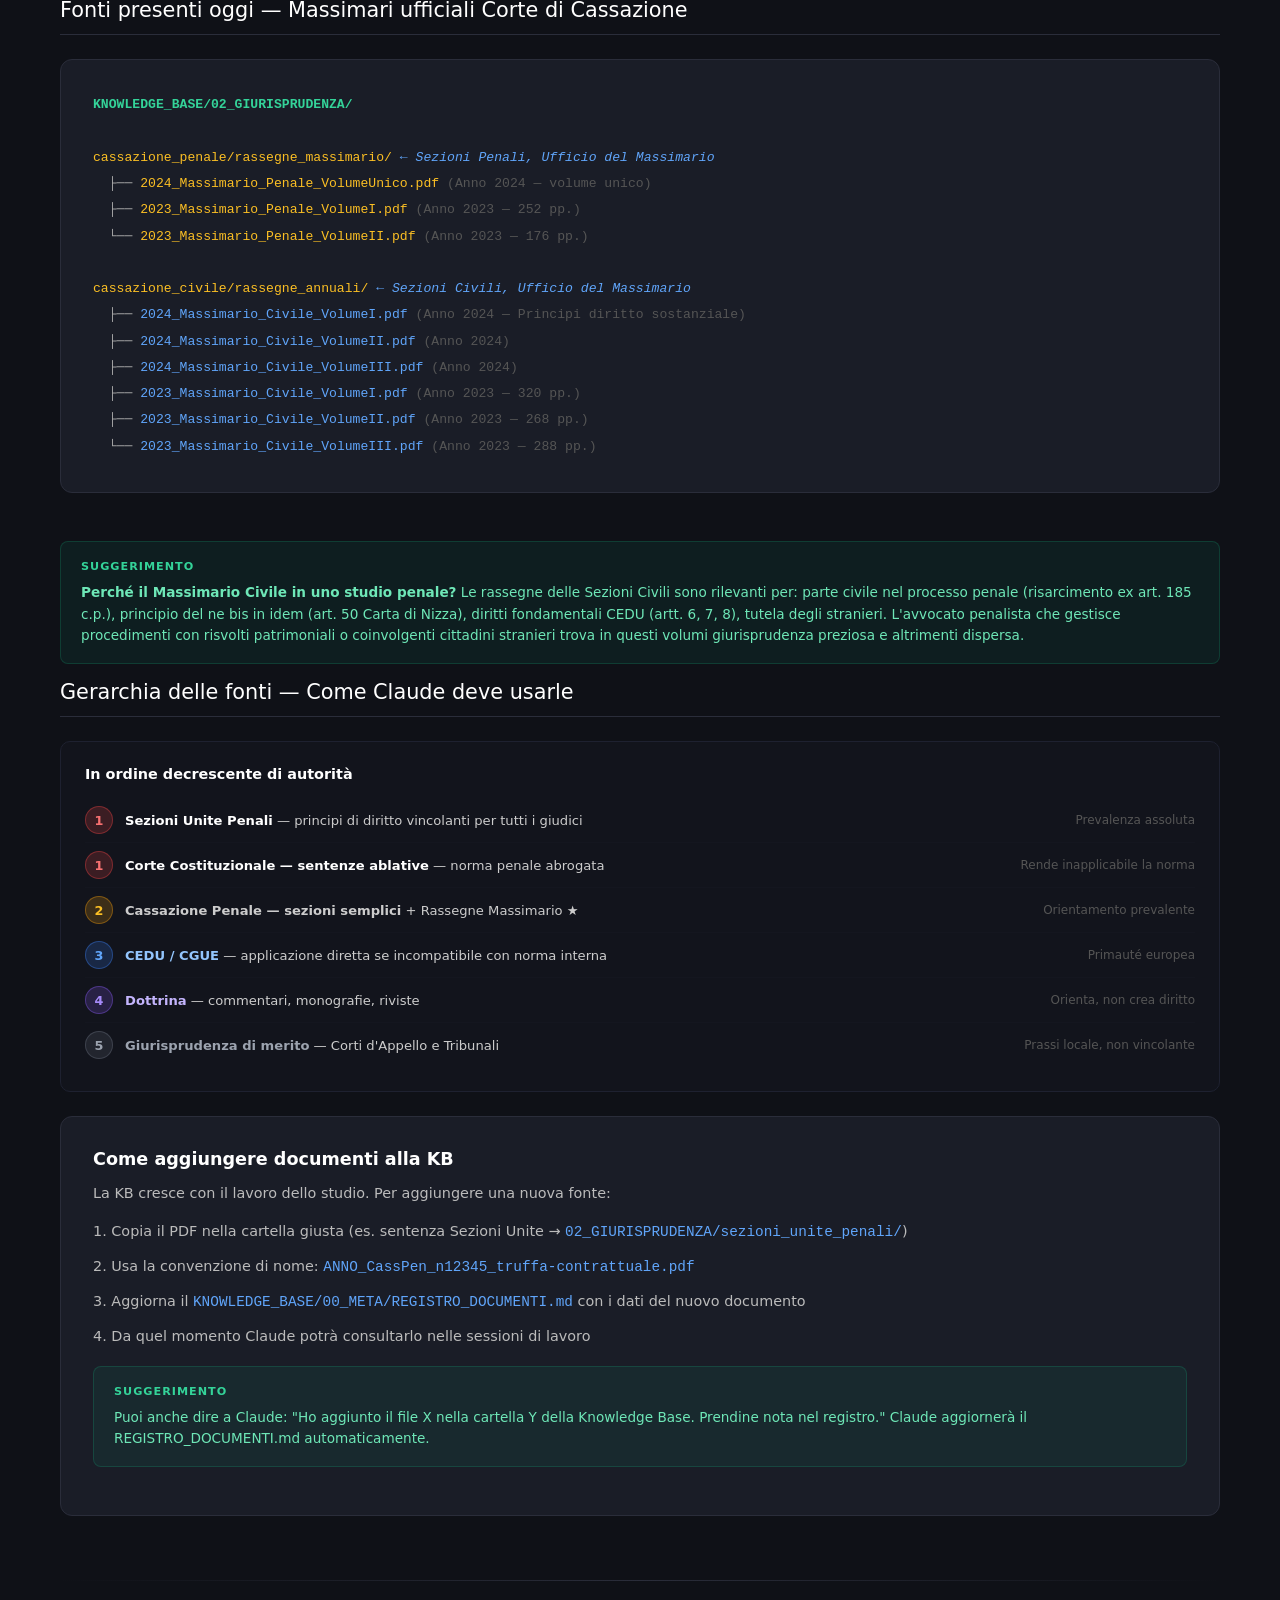
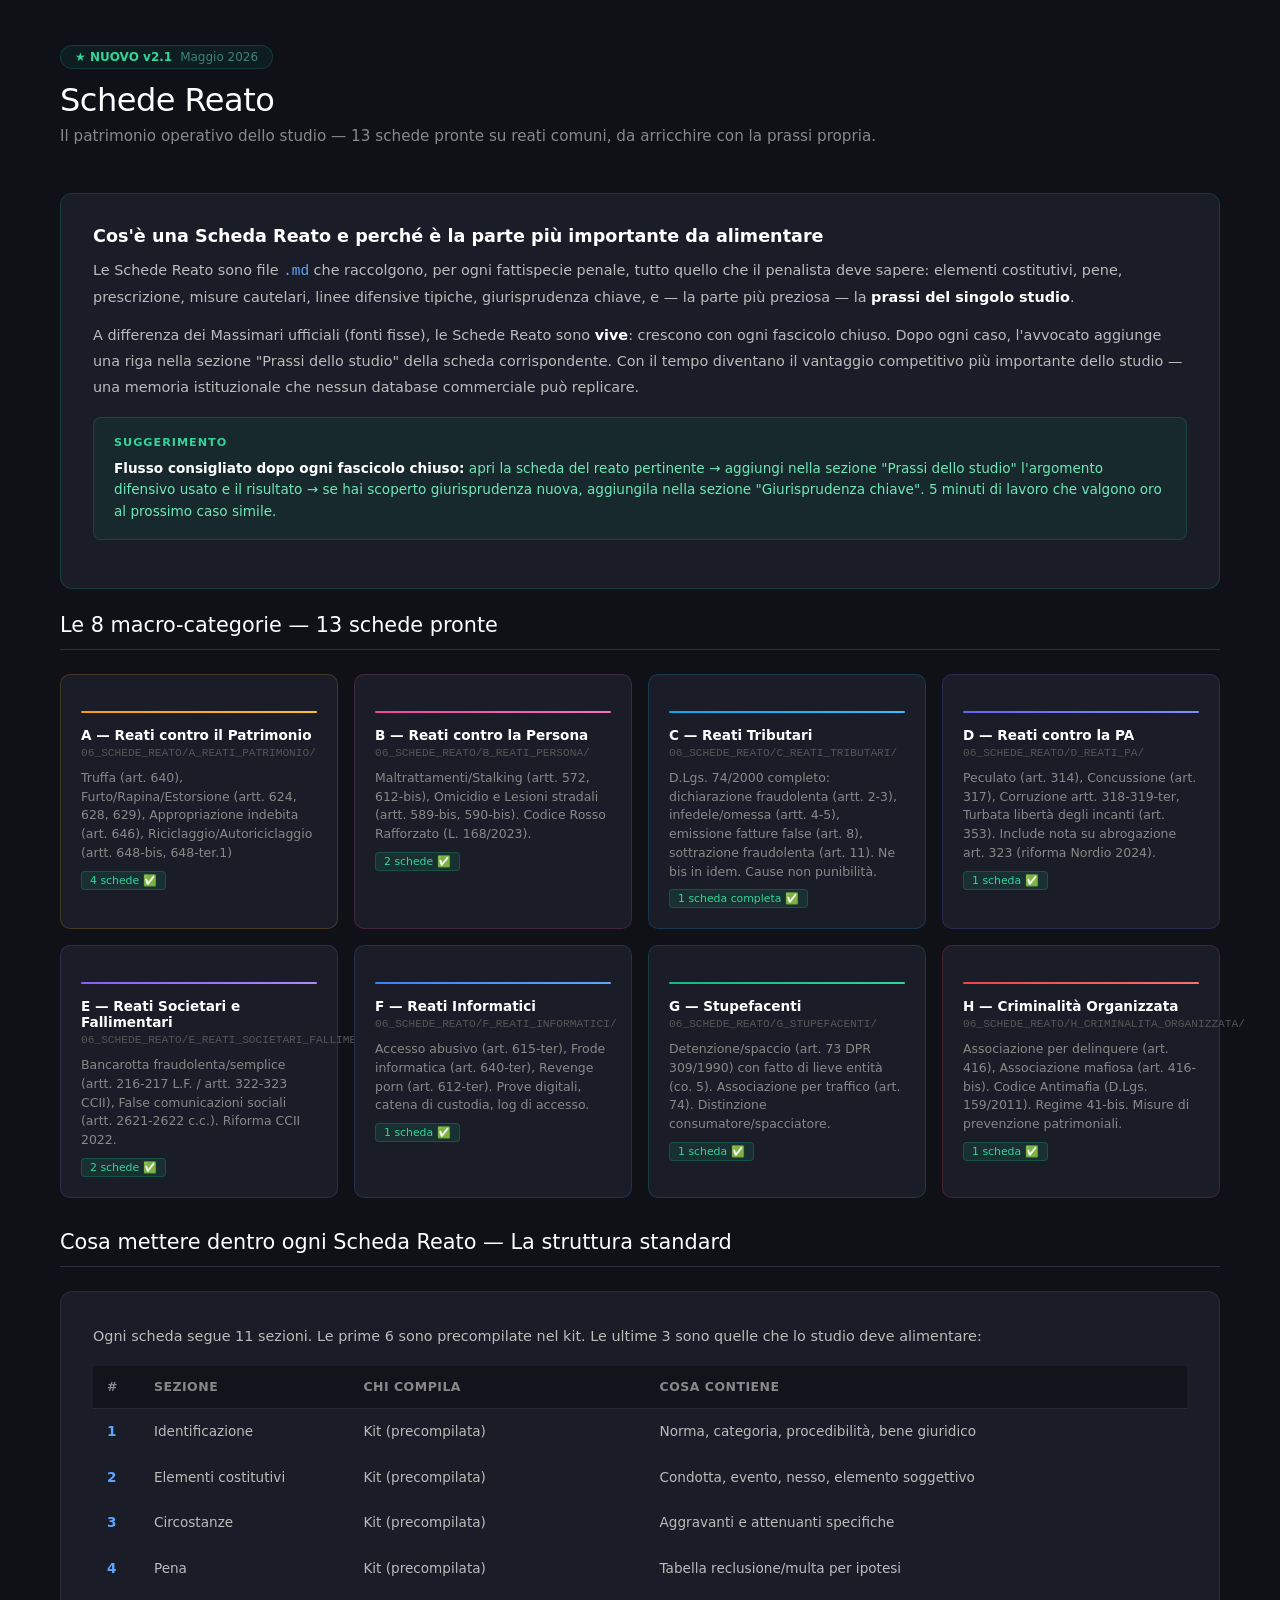
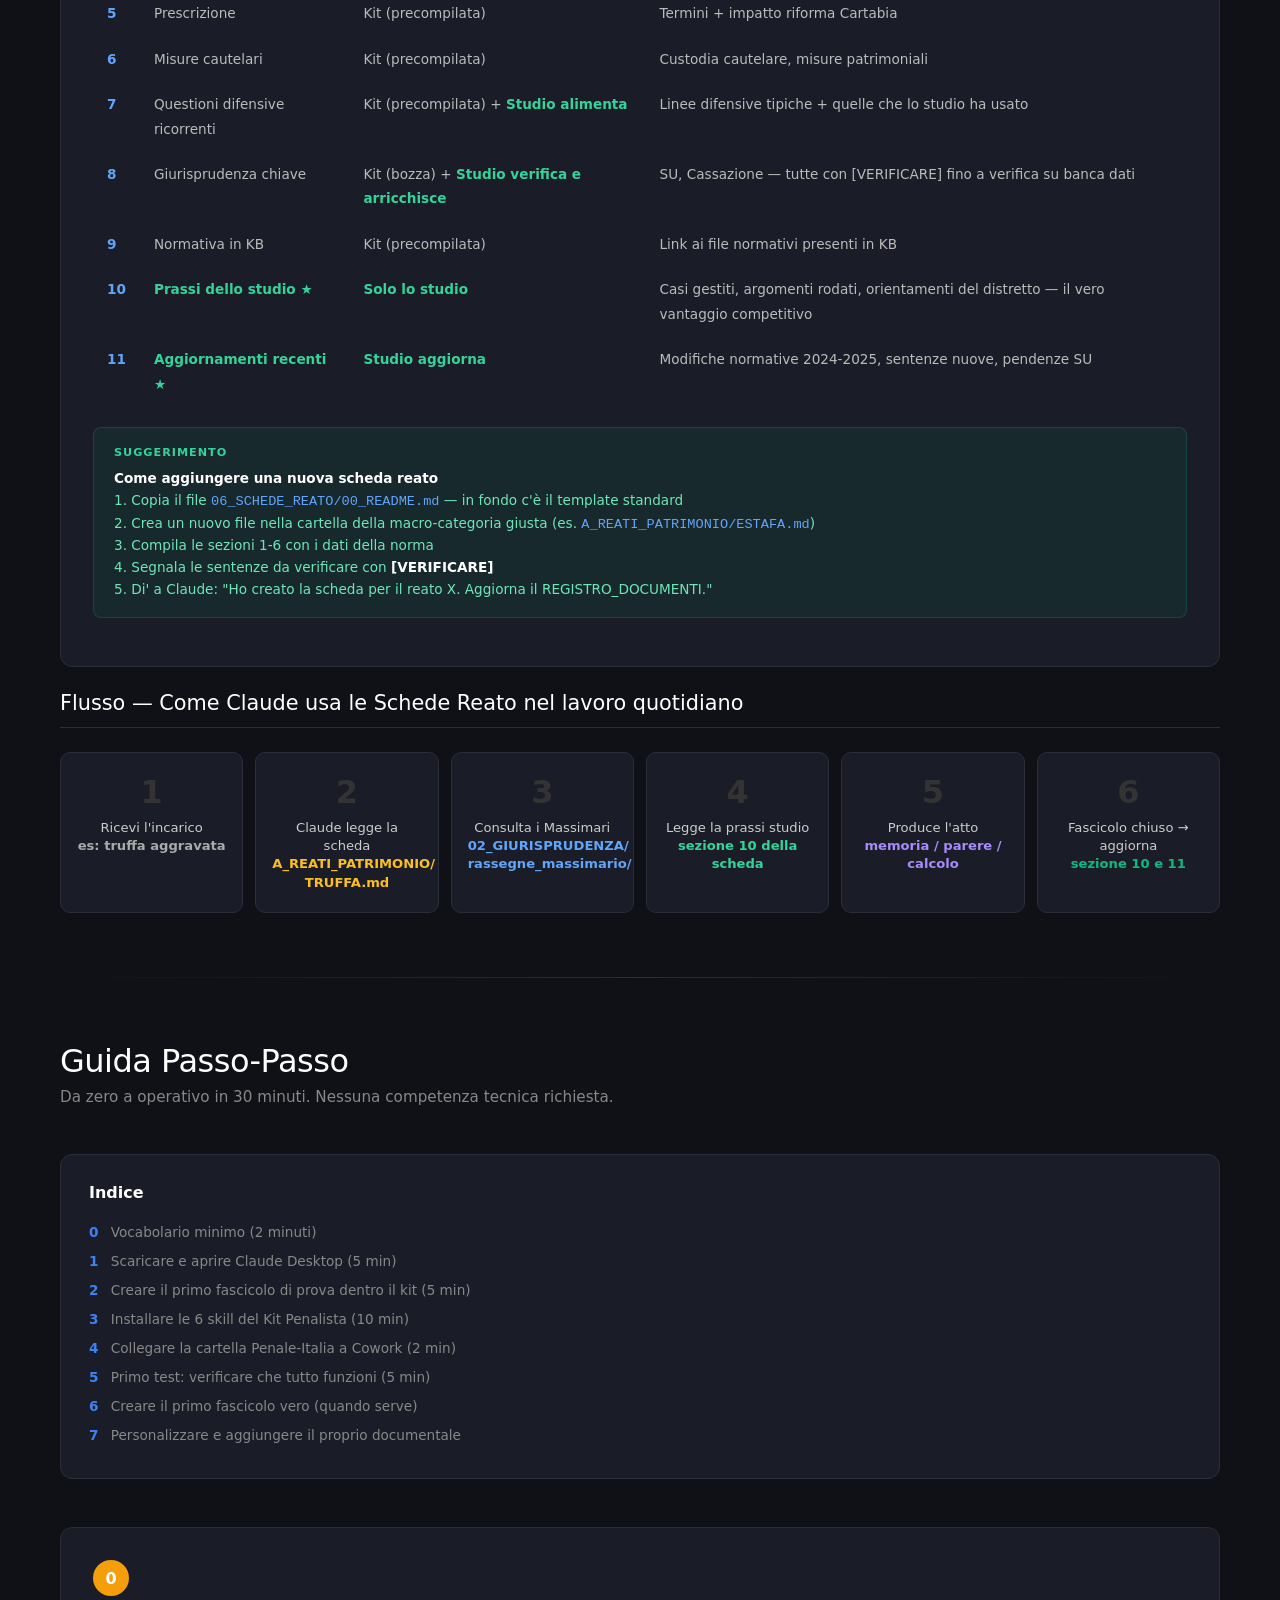
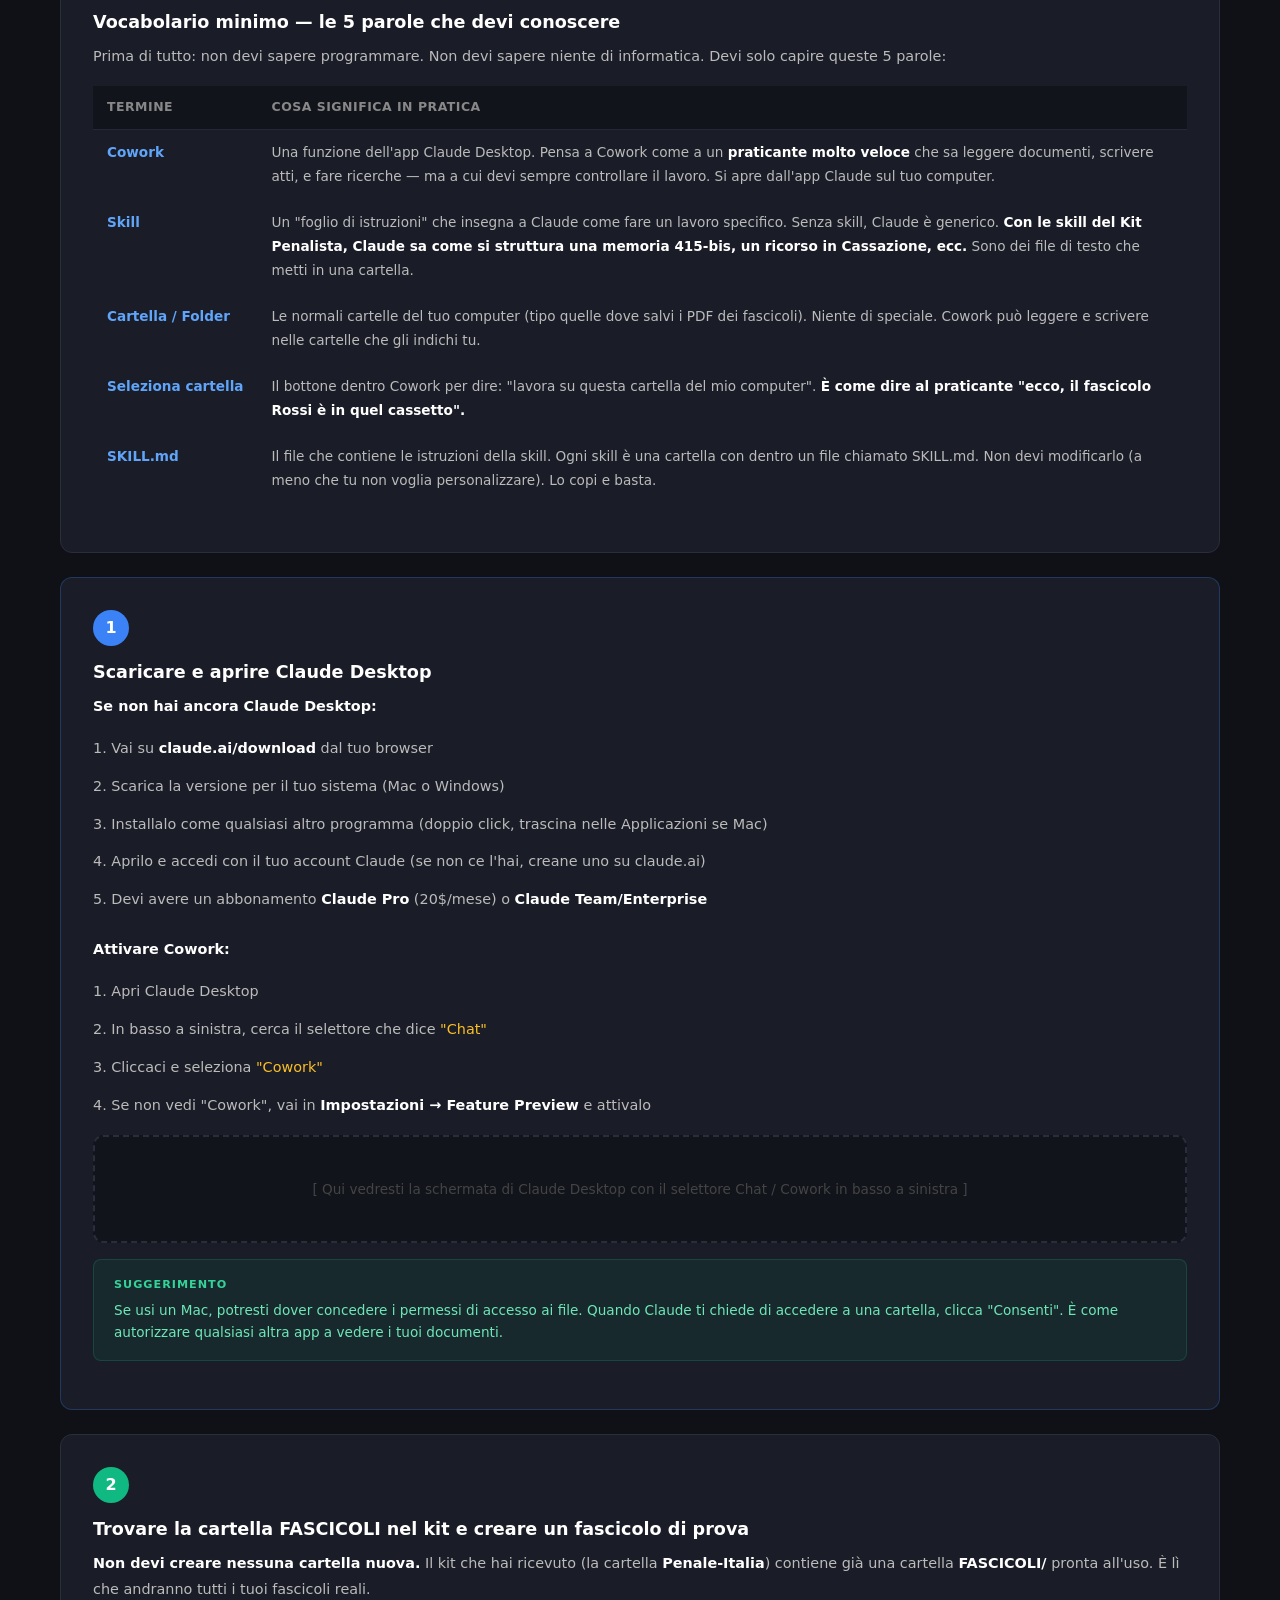
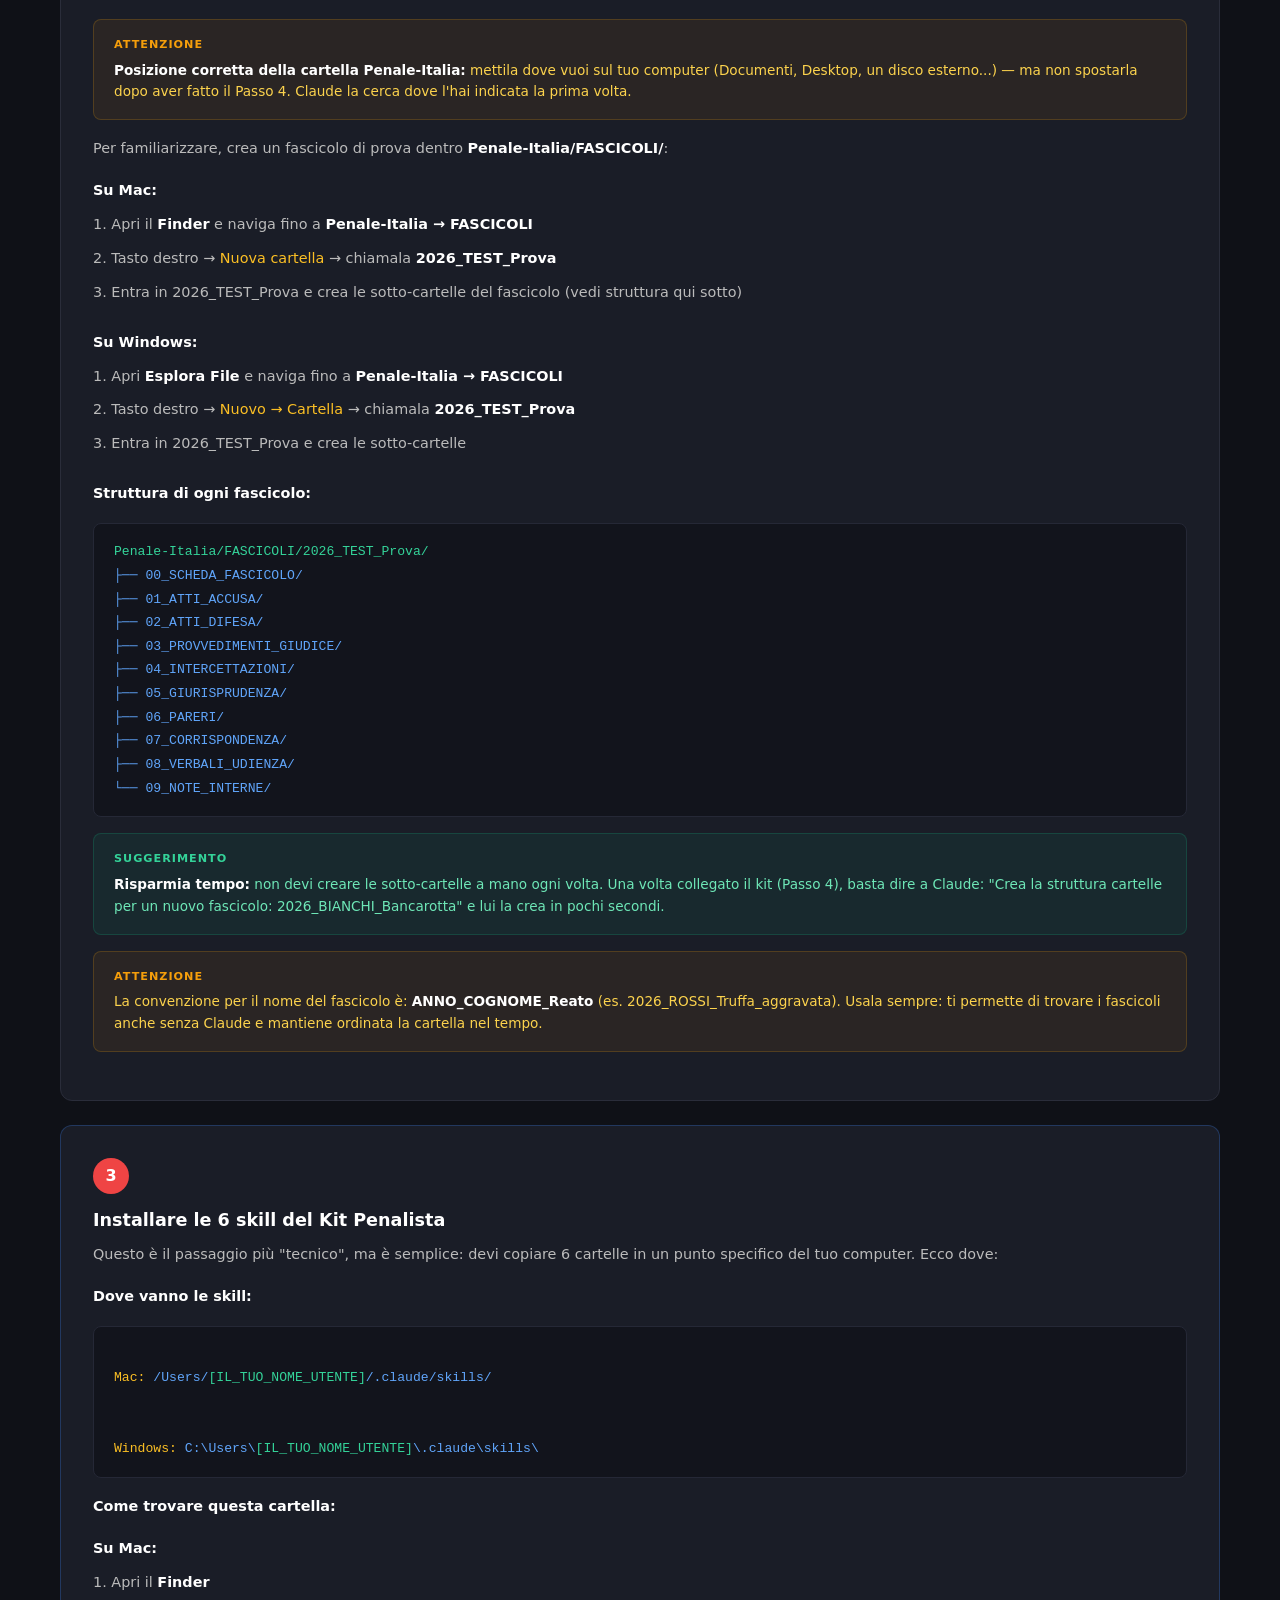
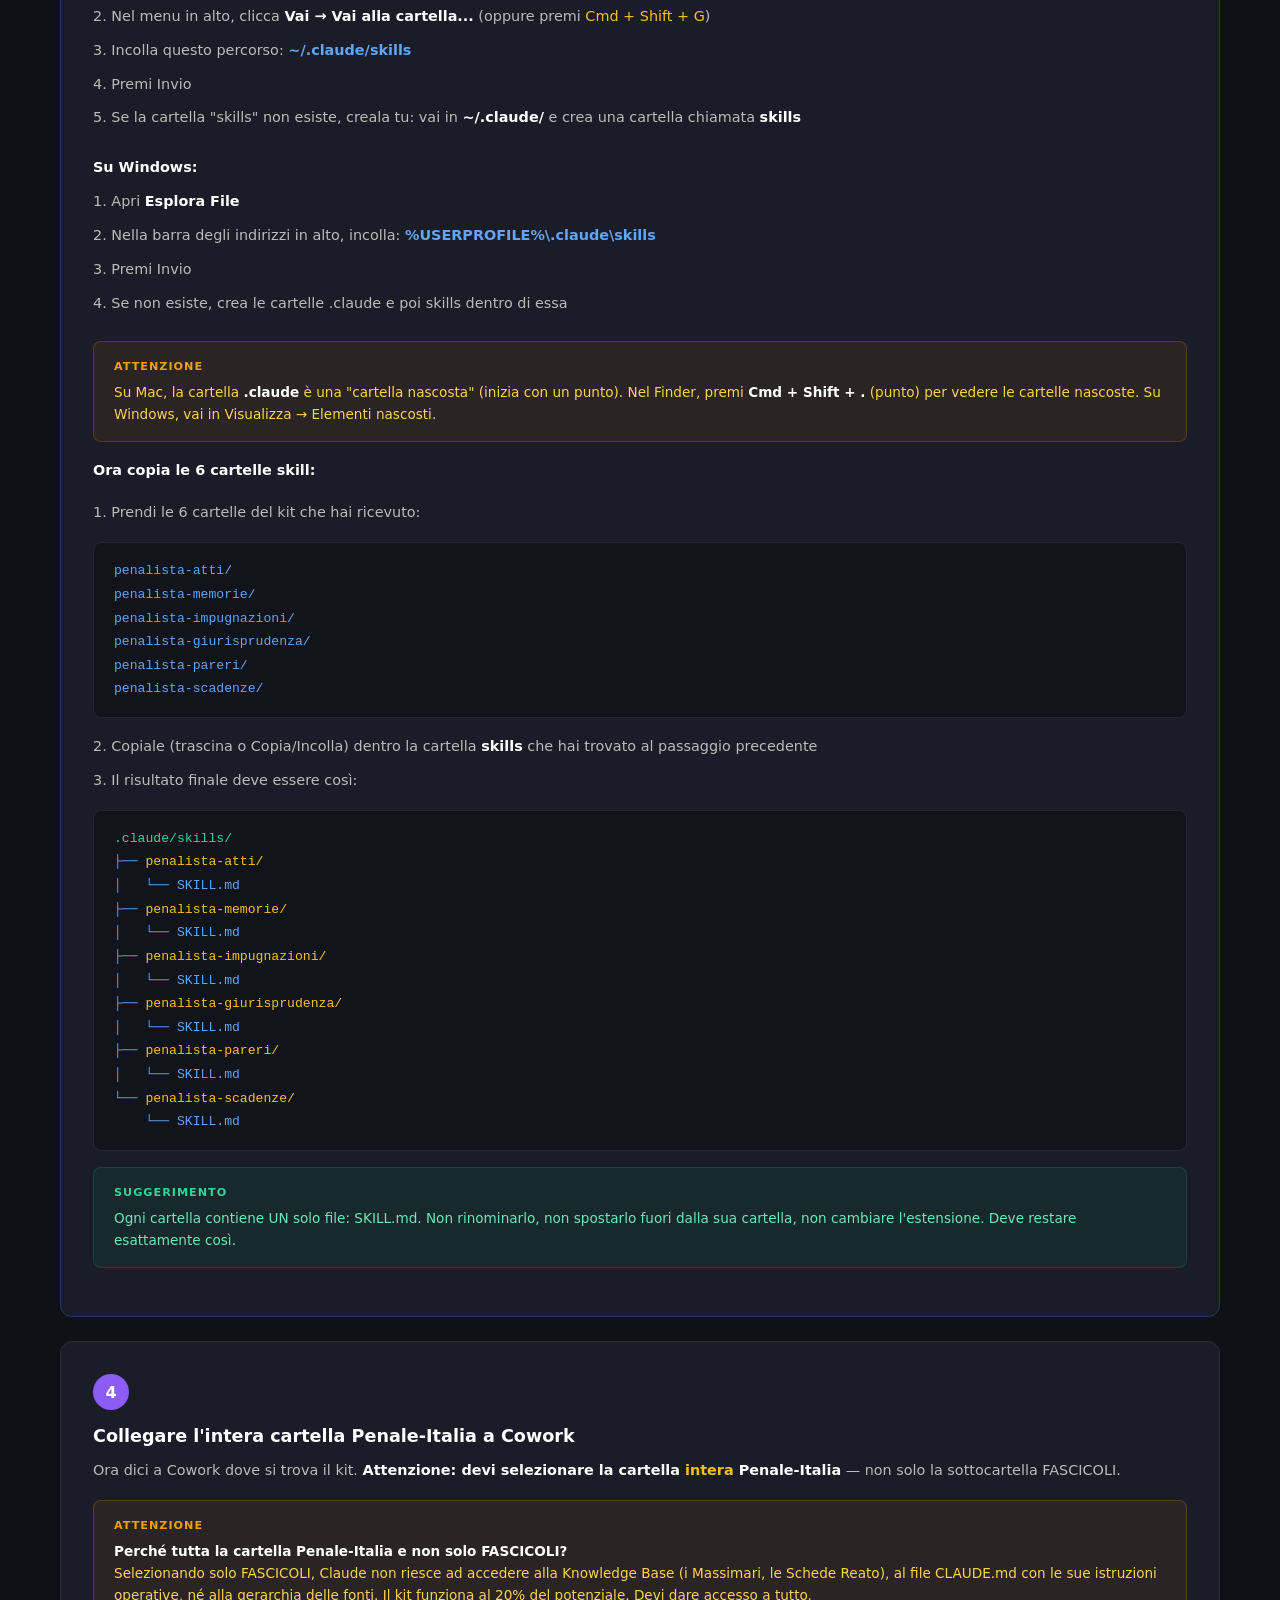
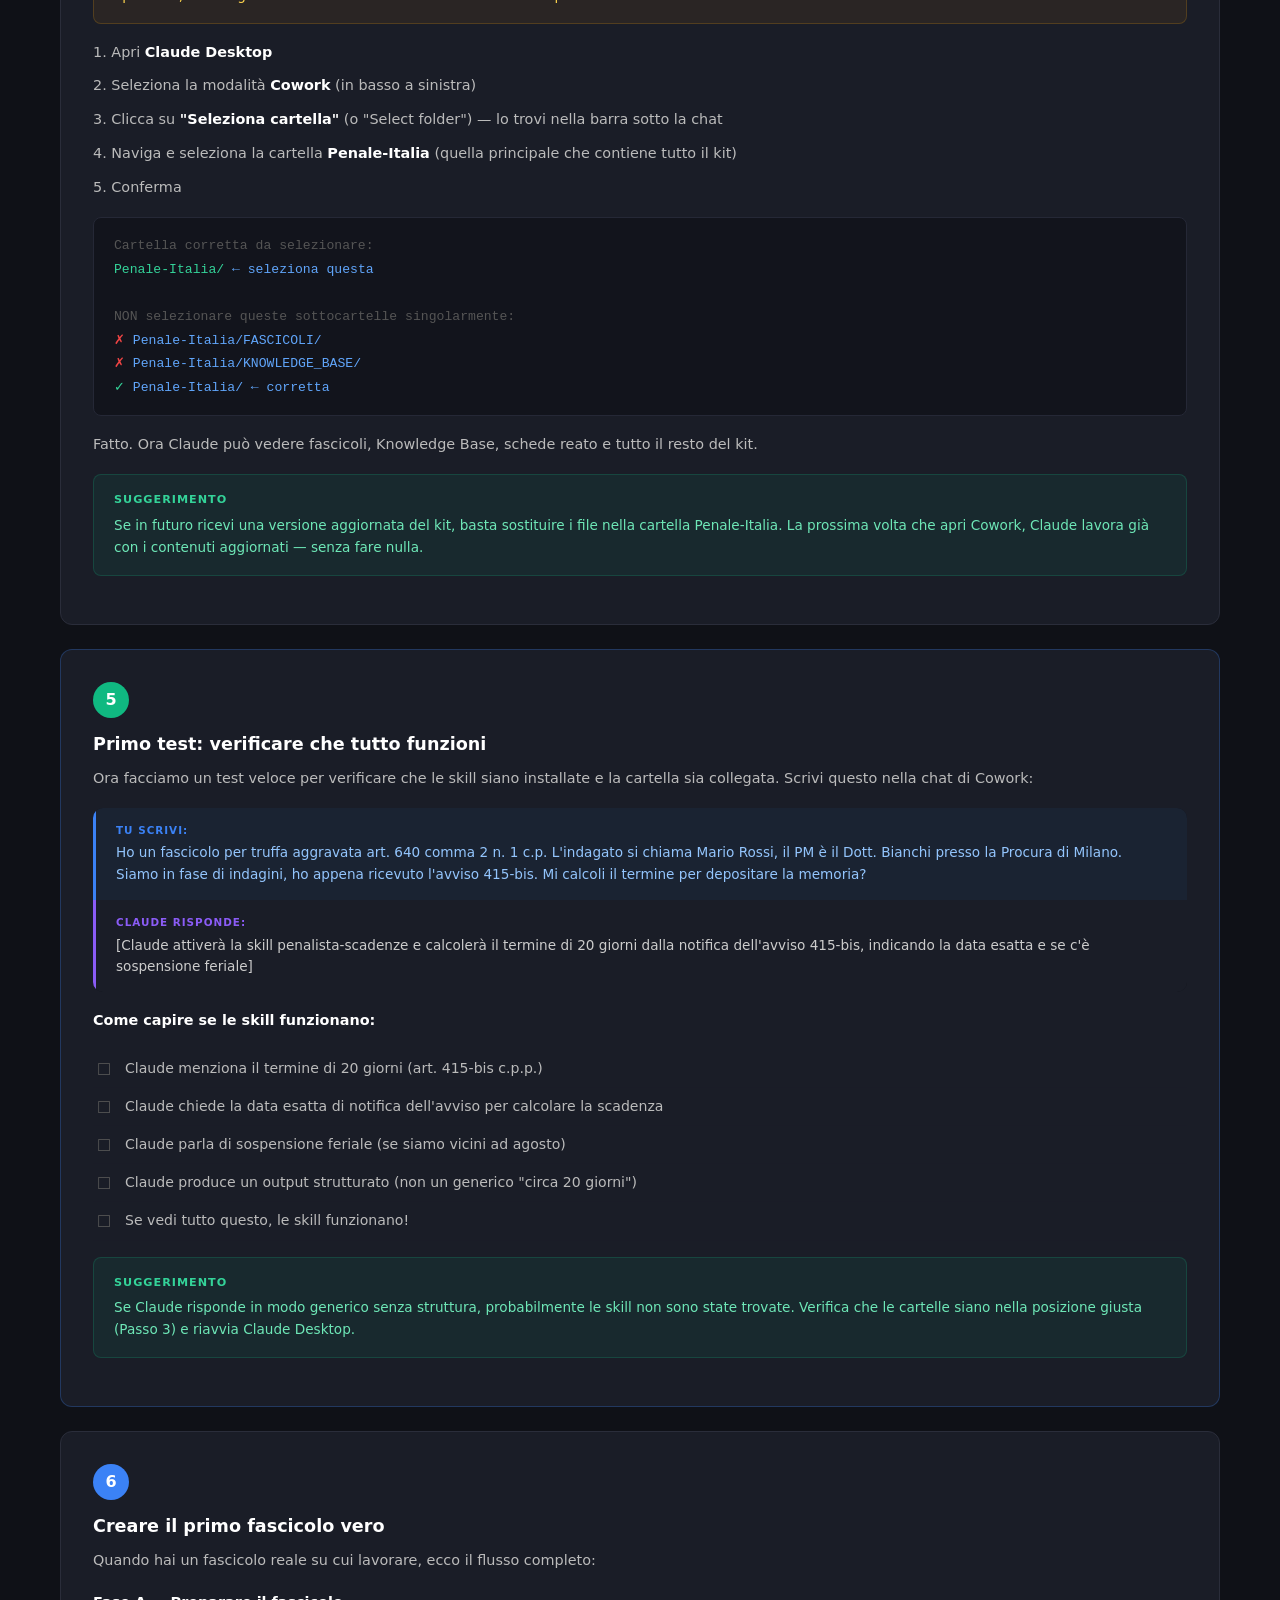
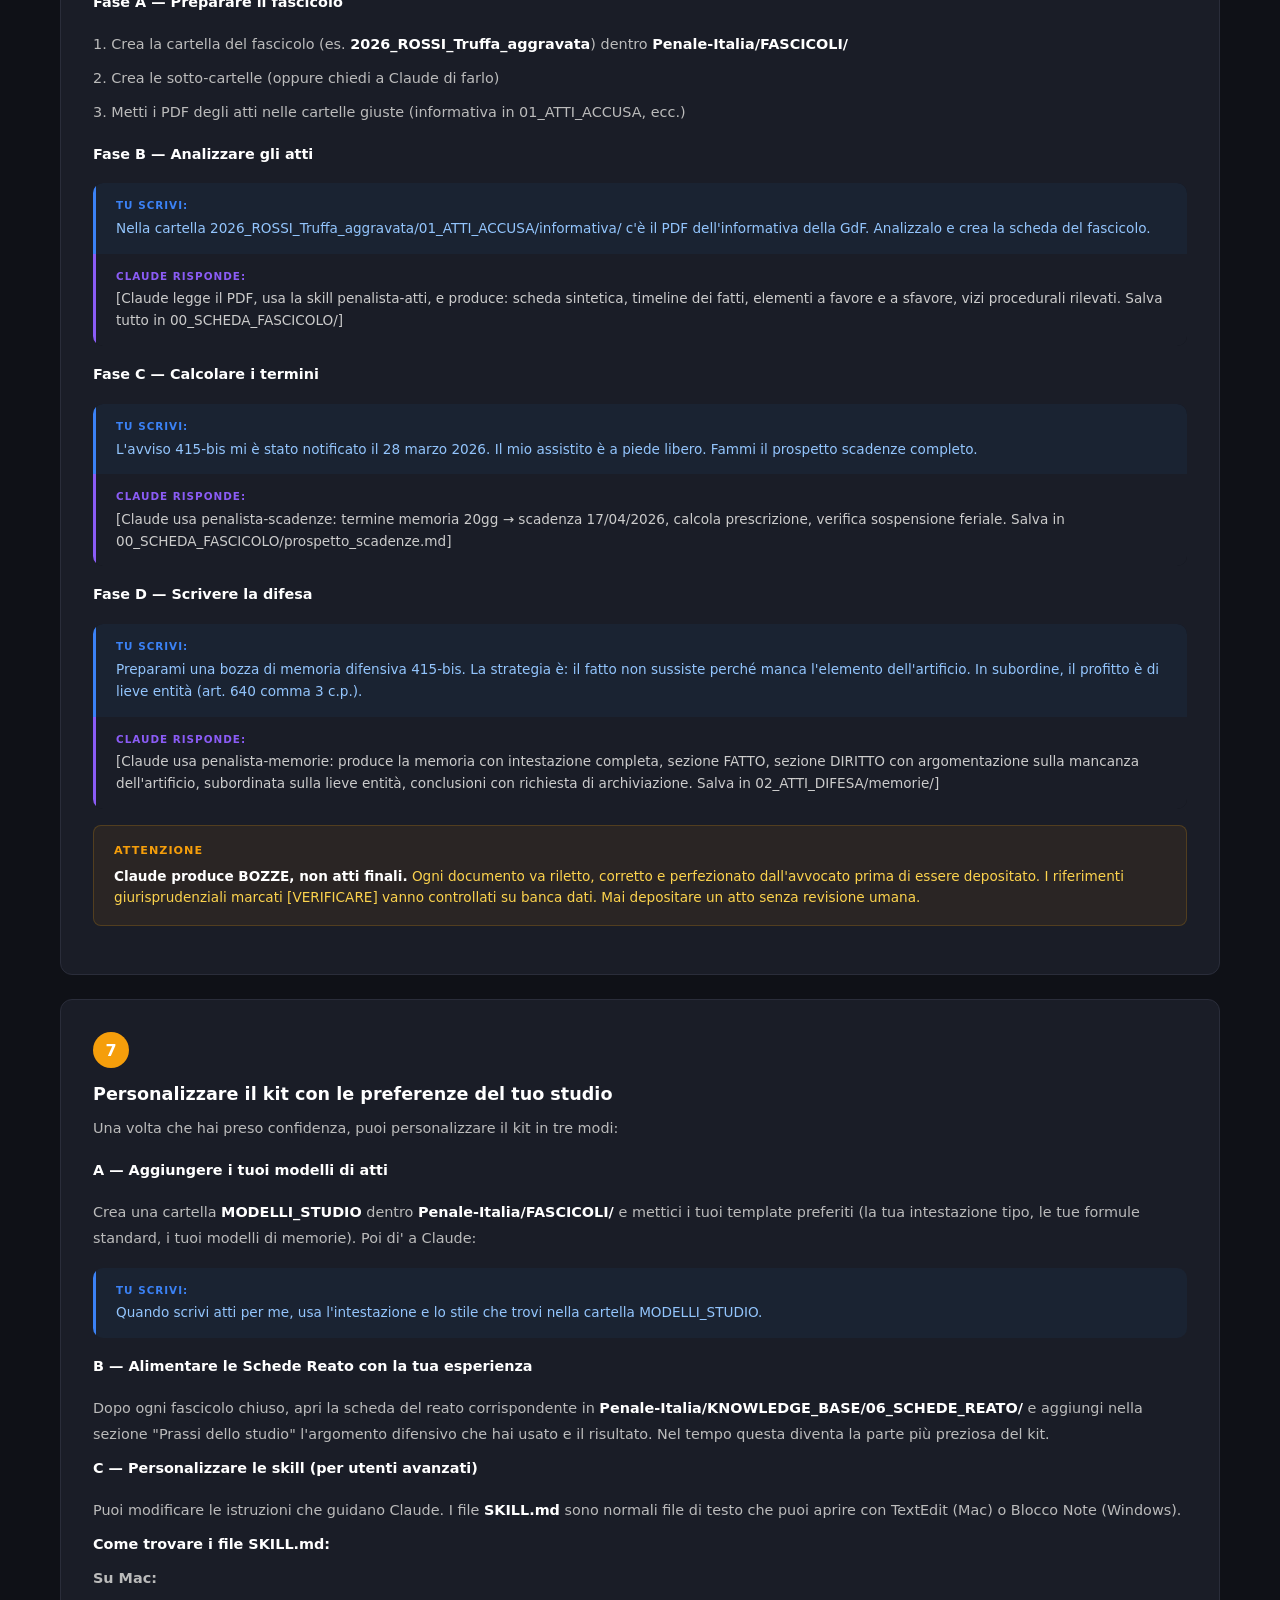
<file: documentazione/MAPPA_KIT.html>
<!DOCTYPE html>
<html lang="it">
<head>
<meta charset="UTF-8">
<meta name="viewport" content="width=device-width, initial-scale=1.0">
<title>Kit Penalista Italiano — Mappa + Guida Installazione</title>
<style>
  * { margin: 0; padding: 0; box-sizing: border-box; }
  body { font-family: 'Segoe UI', system-ui, -apple-system, sans-serif; background: #0f1117; color: #e0e0e0; min-height: 100vh; padding: 0; }

  /* NAV */
  .nav { position: sticky; top: 0; z-index: 100; background: #0f1117ee; backdrop-filter: blur(12px); border-bottom: 1px solid #1e2130; padding: 12px 20px; display: flex; gap: 8px; justify-content: center; flex-wrap: wrap; }
  .nav a { color: #888; text-decoration: none; font-size: 0.82rem; padding: 6px 16px; border-radius: 20px; border: 1px solid transparent; transition: all 0.2s; }
  .nav a:hover, .nav a.active { color: #fff; border-color: #3b82f6; background: #3b82f620; }

  .container { max-width: 1200px; margin: 0 auto; padding: 40px 20px; }

  h1 { font-size: 2rem; font-weight: 300; color: #fff; margin-bottom: 8px; letter-spacing: -0.5px; }
  .subtitle { color: #888; font-size: 0.95rem; margin-bottom: 48px; }

  /* VERSION BADGE */
  .version-badge { display: inline-flex; align-items: center; gap: 8px; background: #10b98115; border: 1px solid #10b98133; border-radius: 20px; padding: 4px 14px; font-size: 0.75rem; color: #34d399; margin-bottom: 12px; }
  .version-badge .v { font-weight: 700; }
  .version-badge .date { color: #6ee7b780; }

  /* KB STYLES */
  .kb-grid { display: grid; grid-template-columns: repeat(auto-fit, minmax(220px, 1fr)); gap: 16px; margin-bottom: 32px; }
  .kb-card { background: #1a1d27; border: 1px solid #2a2d3a; border-radius: 10px; padding: 20px; }
  .kb-card::before { content: ''; display: block; height: 2px; border-radius: 2px; margin-bottom: 14px; }
  .kb-meta::before { background: linear-gradient(90deg, #6366f1, #818cf8); }
  .kb-norm::before { background: linear-gradient(90deg, #0ea5e9, #38bdf8); }
  .kb-giur::before { background: linear-gradient(90deg, #f59e0b, #fbbf24); }
  .kb-dott::before { background: linear-gradient(90deg, #8b5cf6, #a78bfa); }
  .kb-prassi::before { background: linear-gradient(90deg, #10b981, #34d399); }
  .kb-agg::before { background: linear-gradient(90deg, #ec4899, #f472b6); }
  .kb-card h4 { font-size: 0.85rem; font-weight: 600; color: #fff; margin-bottom: 4px; }
  .kb-card .kb-path { font-family: 'SF Mono', 'Fira Code', monospace; font-size: 0.7rem; color: #555; margin-bottom: 10px; display: block; }
  .kb-card p { font-size: 0.78rem; color: #888; line-height: 1.5; }
  .kb-badge { display: inline-block; background: #fbbf2420; border: 1px solid #fbbf2440; border-radius: 4px; padding: 2px 8px; font-size: 0.68rem; color: #fbbf24; margin-top: 8px; }
  .kb-badge.green { background: #10b98120; border-color: #10b98140; color: #34d399; }

  .hierarchy { background: #12141c; border: 1px solid #1e2130; border-radius: 10px; padding: 24px; margin: 24px 0; }
  .hierarchy h4 { color: #fff; font-size: 0.9rem; margin-bottom: 16px; }
  .hier-row { display: flex; align-items: center; gap: 12px; padding: 8px 0; border-bottom: 1px solid #1a1d2744; font-size: 0.82rem; }
  .hier-row:last-child { border-bottom: none; }
  .hier-level { width: 28px; height: 28px; border-radius: 50%; display: flex; align-items: center; justify-content: center; font-weight: 700; font-size: 0.8rem; flex-shrink: 0; }
  .l1 { background: #ef444430; color: #f87171; border: 1px solid #ef444460; }
  .l2 { background: #f59e0b30; color: #fbbf24; border: 1px solid #f59e0b60; }
  .l3 { background: #3b82f630; color: #60a5fa; border: 1px solid #3b82f660; }
  .l4 { background: #8b5cf630; color: #a78bfa; border: 1px solid #8b5cf660; }
  .l5 { background: #6b728030; color: #9ca3af; border: 1px solid #6b728060; }
  .hier-label { color: #ccc; flex: 1; }
  .hier-note { color: #555; font-size: 0.75rem; }

  .grid { display: grid; grid-template-columns: repeat(auto-fit, minmax(340px, 1fr)); gap: 20px; margin-bottom: 48px; }

  .card { background: #1a1d27; border: 1px solid #2a2d3a; border-radius: 12px; padding: 28px; transition: all 0.2s; position: relative; overflow: hidden; }
  .card:hover { border-color: #4a4d5a; transform: translateY(-2px); }
  .card::before { content: ''; position: absolute; top: 0; left: 0; right: 0; height: 3px; }

  .card-atti::before { background: linear-gradient(90deg, #3b82f6, #60a5fa); }
  .card-memorie::before { background: linear-gradient(90deg, #8b5cf6, #a78bfa); }
  .card-impugnazioni::before { background: linear-gradient(90deg, #ef4444, #f87171); }
  .card-giurisprudenza::before { background: linear-gradient(90deg, #f59e0b, #fbbf24); }
  .card-pareri::before { background: linear-gradient(90deg, #10b981, #34d399); }
  .card-scadenze::before { background: linear-gradient(90deg, #ec4899, #f472b6); }

  .card-icon { font-size: 1.8rem; margin-bottom: 16px; }
  .card h2 { font-size: 1.1rem; font-weight: 600; color: #fff; margin-bottom: 8px; }
  .card-name { font-family: 'SF Mono', 'Fira Code', monospace; font-size: 0.75rem; color: #666; margin-bottom: 14px; display: block; }
  .card p { font-size: 0.88rem; line-height: 1.6; color: #aaa; margin-bottom: 16px; }

  .tag-list { display: flex; flex-wrap: wrap; gap: 6px; }
  .tag { background: #252836; border: 1px solid #333; border-radius: 6px; padding: 3px 10px; font-size: 0.72rem; color: #999; }

  .section-title { font-size: 1.3rem; font-weight: 400; color: #fff; margin-bottom: 24px; padding-bottom: 12px; border-bottom: 1px solid #2a2d3a; }

  .doc-structure { background: #1a1d27; border: 1px solid #2a2d3a; border-radius: 12px; padding: 32px; margin-bottom: 48px; }
  .tree { font-family: 'SF Mono', 'Fira Code', monospace; font-size: 0.82rem; line-height: 2; color: #aaa; }
  .tree .folder { color: #fbbf24; }
  .tree .skill-ref { color: #60a5fa; font-style: italic; }
  .tree .highlight { color: #34d399; font-weight: 600; }

  .flow { display: grid; grid-template-columns: repeat(auto-fit, minmax(160px, 1fr)); gap: 12px; margin-bottom: 48px; }
  .flow-step { background: #1a1d27; border: 1px solid #2a2d3a; border-radius: 10px; padding: 20px 16px; text-align: center; position: relative; }
  .flow-step .num { font-size: 2rem; font-weight: 700; color: #333; margin-bottom: 8px; }
  .flow-step .label { font-size: 0.82rem; color: #ccc; line-height: 1.4; }

  .footer { text-align: center; padding: 40px 0; color: #444; font-size: 0.8rem; border-top: 1px solid #1a1d27; }
  .footer a { color: #60a5fa; text-decoration: none; }

  /* GUIDA STYLES */
  .guide-section { scroll-margin-top: 60px; }

  .step-block { background: #1a1d27; border: 1px solid #2a2d3a; border-radius: 12px; padding: 32px; margin-bottom: 24px; position: relative; }
  .step-block.highlight-step { border-color: #3b82f644; }

  .step-number { display: inline-flex; align-items: center; justify-content: center; width: 36px; height: 36px; border-radius: 50%; background: #3b82f6; color: #fff; font-weight: 700; font-size: 1rem; margin-bottom: 16px; }
  .step-number.green { background: #10b981; }
  .step-number.amber { background: #f59e0b; }
  .step-number.red { background: #ef4444; }
  .step-number.purple { background: #8b5cf6; }

  .step-title { font-size: 1.1rem; font-weight: 600; color: #fff; margin-bottom: 12px; }

  .step-text { font-size: 0.9rem; line-height: 1.8; color: #bbb; }
  .step-text strong { color: #fff; }
  .step-text em { color: #fbbf24; font-style: normal; }

  .action-box { background: #12141c; border: 1px solid #252836; border-radius: 8px; padding: 16px 20px; margin: 16px 0; font-family: 'SF Mono', 'Fira Code', monospace; font-size: 0.82rem; color: #60a5fa; line-height: 1.8; overflow-x: auto; }
  .action-box .comment { color: #555; }
  .action-box .highlight { color: #34d399; }
  .action-box .warn { color: #fbbf24; }

  .tip-box { background: #10b98115; border: 1px solid #10b98133; border-radius: 8px; padding: 16px 20px; margin: 16px 0; font-size: 0.85rem; color: #6ee7b7; line-height: 1.6; }
  .tip-box::before { content: 'SUGGERIMENTO'; display: block; font-weight: 700; font-size: 0.7rem; letter-spacing: 1px; margin-bottom: 6px; color: #34d399; }

  .warn-box { background: #f59e0b12; border: 1px solid #f59e0b33; border-radius: 8px; padding: 16px 20px; margin: 16px 0; font-size: 0.85rem; color: #fcd34d; line-height: 1.6; }
  .warn-box::before { content: 'ATTENZIONE'; display: block; font-weight: 700; font-size: 0.7rem; letter-spacing: 1px; margin-bottom: 6px; color: #f59e0b; }

  .screenshot-placeholder { background: #12141c; border: 2px dashed #2a2d3a; border-radius: 10px; padding: 40px 20px; text-align: center; color: #444; font-size: 0.85rem; margin: 16px 0; }

  .checklist { list-style: none; padding: 0; margin: 16px 0; }
  .checklist li { padding: 8px 0 8px 32px; position: relative; font-size: 0.88rem; color: #bbb; line-height: 1.5; border-bottom: 1px solid #1a1d2744; }
  .checklist li::before { content: '☐'; position: absolute; left: 4px; top: 8px; font-size: 1rem; color: #555; }
  .checklist li.done::before { content: '☑'; color: #34d399; }

  .vocab-table { width: 100%; border-collapse: collapse; margin: 16px 0; }
  .vocab-table th { text-align: left; padding: 10px 14px; background: #12141c; color: #888; font-weight: 600; font-size: 0.78rem; text-transform: uppercase; letter-spacing: 0.5px; border-bottom: 1px solid #252836; }
  .vocab-table td { padding: 10px 14px; border-bottom: 1px solid #1a1d27; font-size: 0.85rem; color: #bbb; vertical-align: top; }
  .vocab-table td:first-child { color: #60a5fa; font-weight: 600; white-space: nowrap; }

  .example-chat { background: #12141c; border-radius: 10px; overflow: hidden; margin: 16px 0; }
  .chat-msg { padding: 14px 20px; font-size: 0.85rem; line-height: 1.6; }
  .chat-user { background: #1a2332; color: #93c5fd; border-left: 3px solid #3b82f6; }
  .chat-user::before { content: 'TU SCRIVI:'; display: block; font-size: 0.65rem; font-weight: 700; letter-spacing: 1px; color: #3b82f6; margin-bottom: 4px; }
  .chat-claude { background: #1a1d27; color: #ccc; border-left: 3px solid #8b5cf6; }
  .chat-claude::before { content: 'CLAUDE RISPONDE:'; display: block; font-size: 0.65rem; font-weight: 700; letter-spacing: 1px; color: #8b5cf6; margin-bottom: 4px; }

  .divider { height: 1px; background: linear-gradient(90deg, transparent, #2a2d3a, transparent); margin: 64px 0; }

  .toc { background: #1a1d27; border: 1px solid #2a2d3a; border-radius: 12px; padding: 28px; margin-bottom: 48px; }
  .toc h3 { color: #fff; font-size: 1rem; margin-bottom: 16px; }
  .toc a { display: block; color: #888; text-decoration: none; font-size: 0.85rem; padding: 6px 0; border-bottom: 1px solid #1a1d2744; transition: color 0.2s; }
  .toc a:hover { color: #60a5fa; }
  .toc a .toc-num { color: #3b82f6; font-weight: 600; margin-right: 8px; }

  @media (max-width: 600px) {
    .grid { grid-template-columns: 1fr; }
    h1 { font-size: 1.5rem; }
    .container { padding: 20px 12px; }
    .nav { padding: 8px 12px; }
    .nav a { font-size: 0.75rem; padding: 4px 10px; }
  }
</style>
</head>
<body>

<!-- NAVIGATION -->
<nav class="nav">
  <a href="#mappa" class="active">Mappa Kit</a>
  <a href="#kb">Knowledge Base</a>
  <a href="#schede-reato">Schede Reato</a>
  <a href="#guida">Guida Passo-Passo</a>
  <a href="#vocabolario">Vocabolario</a>
  <a href="#primo-fascicolo">Primo Fascicolo</a>
  <a href="#esempi">Esempi d'Uso</a>
  <a href="#faq">FAQ</a>
</nav>

<div class="container">

  <!-- ============================================================ -->
  <!-- SEZIONE 1: MAPPA KIT (quella che c'era già) -->
  <!-- ============================================================ -->
  <div id="mappa" class="guide-section">

  <div class="version-badge"><span class="v">v2.1</span><span class="date">Maggio 2026</span></div>
  <h1>Kit Penalista Italiano</h1>
  <p class="subtitle">6 skill Cowork · Knowledge Base giurisprudenziale · template documentale — pronto per la personalizzazione</p>

  <h3 class="section-title">Le 6 skill</h3>
  <div class="grid">

    <div class="card card-atti">
      <div class="card-icon">📂</div>
      <h2>Analisi Atti Processuali</h2>
      <span class="card-name">penalista-atti</span>
      <p>Schedatura e analisi critica di informative, ordinanze cautelari, decreti, perizie, intercettazioni. Produce: scheda fascicolo, timeline fatti, matrice prove, segnalazione vizi procedurali.</p>
      <div class="tag-list">
        <span class="tag">CNR</span>
        <span class="tag">informativa</span>
        <span class="tag">intercettazioni</span>
        <span class="tag">perizie</span>
        <span class="tag">nullità</span>
        <span class="tag">inutilizzabilità</span>
      </div>
    </div>

    <div class="card card-memorie">
      <div class="card-icon">✍️</div>
      <h2>Memorie Difensive</h2>
      <span class="card-name">penalista-memorie</span>
      <p>Redazione di memorie 415-bis, note d'udienza, eccezioni preliminari, liste testi art. 468, conclusioni scritte. Template per ogni fase processuale con stile forense rigoroso.</p>
      <div class="tag-list">
        <span class="tag">memoria 415-bis</span>
        <span class="tag">note udienza</span>
        <span class="tag">lista testi</span>
        <span class="tag">conclusioni</span>
        <span class="tag">eccezioni</span>
      </div>
    </div>

    <div class="card card-impugnazioni">
      <div class="card-icon">⚖️</div>
      <h2>Impugnazioni</h2>
      <span class="card-name">penalista-impugnazioni</span>
      <p>Appello penale, riesame (art. 309), appello cautelare, ricorso per Cassazione, opposizione a decreto penale. Struttura, motivi tassativi, regole di inammissibilità.</p>
      <div class="tag-list">
        <span class="tag">appello</span>
        <span class="tag">riesame</span>
        <span class="tag">Cassazione</span>
        <span class="tag">art. 606</span>
        <span class="tag">specificità motivi</span>
      </div>
    </div>

    <div class="card card-giurisprudenza">
      <div class="card-icon">🔍</div>
      <h2>Ricerca Giurisprudenziale</h2>
      <span class="card-name">penalista-giurisprudenza</span>
      <p>Mappatura orientamenti, analisi sentenze caricate, rassegne tematiche, individuazione contrasti tra sezioni. Framework di ricerca per banche dati con parole chiave mirate.</p>
      <div class="tag-list">
        <span class="tag">Sez. Unite</span>
        <span class="tag">orientamenti</span>
        <span class="tag">contrasti</span>
        <span class="tag">CEDU</span>
        <span class="tag">[VERIFICARE]</span>
      </div>
    </div>

    <div class="card card-pareri">
      <div class="card-icon">📋</div>
      <h2>Pareri Pro Veritate</h2>
      <span class="card-name">penalista-pareri</span>
      <p>Pareri pro veritate, consulenze legali scritte, valutazioni rischio penale, due diligence penale. Struttura completa con sussunzione, analisi rischi, suggerimenti operativi.</p>
      <div class="tag-list">
        <span class="tag">parere</span>
        <span class="tag">risk assessment</span>
        <span class="tag">qualificazione giuridica</span>
        <span class="tag">prognosi</span>
      </div>
    </div>

    <div class="card card-scadenze">
      <div class="card-icon">⏰</div>
      <h2>Termini e Scadenze</h2>
      <span class="card-name">penalista-scadenze</span>
      <p>Calcolo termini impugnazione, custodia cautelare, prescrizione (inclusa riforma Cartabia), termini indagini. Prospetti scadenze per fascicolo con livello di affidabilità.</p>
      <div class="tag-list">
        <span class="tag">prescrizione</span>
        <span class="tag">custodia cautelare</span>
        <span class="tag">sospensione feriale</span>
        <span class="tag">Cartabia</span>
      </div>
    </div>

  </div>

  <h3 class="section-title">Flusso di lavoro tipico su un fascicolo</h3>
  <div class="flow">
    <div class="flow-step"><div class="num">1</div><div class="label">Carica gli atti<br><strong style="color:#60a5fa">penalista-atti</strong></div></div>
    <div class="flow-step"><div class="num">2</div><div class="label">Calcola i termini<br><strong style="color:#f472b6">penalista-scadenze</strong></div></div>
    <div class="flow-step"><div class="num">3</div><div class="label">Cerca giurisprudenza<br><strong style="color:#fbbf24">penalista-giurispr.</strong></div></div>
    <div class="flow-step"><div class="num">4</div><div class="label">Redigi la difesa<br><strong style="color:#a78bfa">penalista-memorie</strong></div></div>
    <div class="flow-step"><div class="num">5</div><div class="label">Impugna se serve<br><strong style="color:#f87171">penalista-impugn.</strong></div></div>
    <div class="flow-step"><div class="num">6</div><div class="label">Parere al cliente<br><strong style="color:#34d399">penalista-pareri</strong></div></div>
  </div>

  <h3 class="section-title">Template cartella documentale</h3>
  <div class="doc-structure">
    <div class="tree">
      <span class="highlight">FASCICOLI/</span><br>
      └── <span class="folder">2026_ROSSI_Truffa_aggravata/</span><br>
      &nbsp;&nbsp;&nbsp;&nbsp;├── <span class="folder">00_SCHEDA_FASCICOLO/</span> <span class="skill-ref">← penalista-atti + scadenze</span><br>
      &nbsp;&nbsp;&nbsp;&nbsp;├── <span class="folder">01_ATTI_ACCUSA/</span><br>
      &nbsp;&nbsp;&nbsp;&nbsp;│&nbsp;&nbsp;&nbsp;├── informativa/<br>
      &nbsp;&nbsp;&nbsp;&nbsp;│&nbsp;&nbsp;&nbsp;├── ordinanza_cautelare/<br>
      &nbsp;&nbsp;&nbsp;&nbsp;│&nbsp;&nbsp;&nbsp;├── perizie_accusa/<br>
      &nbsp;&nbsp;&nbsp;&nbsp;│&nbsp;&nbsp;&nbsp;└── richieste_PM/<br>
      &nbsp;&nbsp;&nbsp;&nbsp;├── <span class="folder">02_ATTI_DIFESA/</span> <span class="skill-ref">← memorie + impugnazioni</span><br>
      &nbsp;&nbsp;&nbsp;&nbsp;│&nbsp;&nbsp;&nbsp;├── memorie/<br>
      &nbsp;&nbsp;&nbsp;&nbsp;│&nbsp;&nbsp;&nbsp;├── istanze/<br>
      &nbsp;&nbsp;&nbsp;&nbsp;│&nbsp;&nbsp;&nbsp;├── impugnazioni/<br>
      &nbsp;&nbsp;&nbsp;&nbsp;│&nbsp;&nbsp;&nbsp;├── liste_testi/<br>
      &nbsp;&nbsp;&nbsp;&nbsp;│&nbsp;&nbsp;&nbsp;└── consulenze_tecniche/<br>
      &nbsp;&nbsp;&nbsp;&nbsp;├── <span class="folder">03_PROVVEDIMENTI_GIUDICE/</span><br>
      &nbsp;&nbsp;&nbsp;&nbsp;├── <span class="folder">04_INTERCETTAZIONI/</span><br>
      &nbsp;&nbsp;&nbsp;&nbsp;├── <span class="folder">05_GIURISPRUDENZA/</span> <span class="skill-ref">← penalista-giurisprudenza</span><br>
      &nbsp;&nbsp;&nbsp;&nbsp;├── <span class="folder">06_PARERI/</span> <span class="skill-ref">← penalista-pareri</span><br>
      &nbsp;&nbsp;&nbsp;&nbsp;├── <span class="folder">07_CORRISPONDENZA/</span><br>
      &nbsp;&nbsp;&nbsp;&nbsp;├── <span class="folder">08_VERBALI_UDIENZA/</span><br>
      &nbsp;&nbsp;&nbsp;&nbsp;└── <span class="folder">09_NOTE_INTERNE/</span><br>
    </div>
  </div>

  </div><!-- /mappa -->

  <div class="divider"></div>

  <!-- ============================================================ -->
  <!-- SEZIONE KB: KNOWLEDGE BASE -->
  <!-- ============================================================ -->
  <div id="kb" class="guide-section">

  <div class="version-badge"><span class="v">v2.0</span></div>
  <h1>Knowledge Base</h1>
  <p class="subtitle">Il corpus documentale ufficiale del kit — la "verità" su cui ragiona Claude.</p>

  <div class="step-block" style="border-color:#6366f133">
    <div class="step-title">Cos'è la Knowledge Base</div>
    <div class="step-text">
      <p style="margin-bottom:12px">La Knowledge Base è la biblioteca giuridica integrata nel kit. Contiene fonti ufficiali che Claude consulta <strong>prima di rispondere</strong> su questioni giurisprudenziali. Più è ricca, più le risposte sono accurate e verificabili.</p>
      <p style="margin-bottom:12px">A differenza della conoscenza "a memoria" di Claude (che può contenere errori sui numeri delle sentenze), le fonti nella KB sono documenti reali, verificati, prodotti da organi ufficiali. <strong>Quando Claude cita dalla KB, la fonte è tracciabile e controllabile.</strong></p>
      <div class="warn-box">
        I documenti della KB sono presenti nella cartella <strong>KNOWLEDGE_BASE/</strong> del progetto. Quando colleghi la cartella del progetto a Cowork, Claude può leggere direttamente i PDF delle rassegne.
      </div>
    </div>
  </div>

  <h3 class="section-title">Struttura della KB</h3>
  <div class="kb-grid">

    <div class="kb-card kb-meta">
      <h4>00 — Meta</h4>
      <span class="kb-path">KNOWLEDGE_BASE/00_META/</span>
      <p>Regole per l'AI: gerarchia delle fonti, istruzioni su come pesare Sezioni Unite vs. sezioni semplici vs. merito. Registro di tutti i documenti presenti.</p>
      <span class="kb-badge green">⚙ Istruzioni per Claude</span>
    </div>

    <div class="kb-card kb-norm">
      <h4>01 — Normativa</h4>
      <span class="kb-path">KNOWLEDGE_BASE/01_NORMATIVA/</span>
      <p>Codice penale, codice di procedura penale, normativa speciale (D.Lgs. 74/2000, D.Lgs. 231/2001, D.Lgs. 159/2011) con testi aggiornati.</p>
      <span class="kb-badge">🔜 Da popolare</span>
    </div>

    <div class="kb-card kb-giur">
      <h4>02 — Giurisprudenza</h4>
      <span class="kb-path">KNOWLEDGE_BASE/02_GIURISPRUDENZA/</span>
      <p>Sezioni Unite Penali, Cassazione per reato e istituto, Corte Costituzionale, CEDU. Cuore della KB. Già presenti le rassegne ufficiali 2023-2024.</p>
      <span class="kb-badge green">✅ 9 volumi presenti</span>
    </div>

    <div class="kb-card kb-dott">
      <h4>03 — Dottrina</h4>
      <span class="kb-path">KNOWLEDGE_BASE/03_DOTTRINA/</span>
      <p>Commentari al c.p. e c.p.p., monografie tematiche, riviste specializzate (Cassazione Penale, Riv. it. dir. proc. pen.).</p>
      <span class="kb-badge">🔜 Da popolare</span>
    </div>

    <div class="kb-card kb-prassi">
      <h4>04 — Prassi Studio</h4>
      <span class="kb-path">KNOWLEDGE_BASE/04_PRASSI_STUDIO/</span>
      <p>Conoscenza proprietaria: memorie tipo, pareri anonimi, schede tematiche costruite dallo studio nel tempo. La fonte più preziosa e unica.</p>
      <span class="kb-badge">🔜 Da popolare con casi reali</span>
    </div>

    <div class="kb-card kb-agg">
      <h4>05 — Aggiornamento</h4>
      <span class="kb-path">KNOWLEDGE_BASE/05_AGGIORNAMENTO/</span>
      <p>Relazioni inaugurali anno giudiziario, circolari CNF, materiali convegni. Fonti "calde" che fotografano il diritto vivente.</p>
      <span class="kb-badge">🔜 Da popolare</span>
    </div>

    <div class="kb-card" style="border-color:#10b98155">
      <div style="height:2px;border-radius:2px;background:linear-gradient(90deg,#10b981,#34d399);margin-bottom:14px"></div>
      <h4>06 — Schede Reato ★ NUOVO v2.1</h4>
      <span class="kb-path">KNOWLEDGE_BASE/06_SCHEDE_REATO/</span>
      <p>Schede operative per reato: elementi costitutivi, pene, prescrizione, linee difensive, giurisprudenza chiave. 13 schede pronte su 8 macro-categorie. La sezione da alimentare dopo ogni fascicolo.</p>
      <span class="kb-badge green">✅ 13 schede presenti</span>
    </div>

  </div>

  <h3 class="section-title">Fonti presenti oggi — Massimari ufficiali Corte di Cassazione</h3>
  <div class="doc-structure">
    <div class="tree">
      <span class="highlight">KNOWLEDGE_BASE/02_GIURISPRUDENZA/</span><br><br>

      <span class="folder">cassazione_penale/rassegne_massimario/</span>
      <span class="skill-ref"> ← Sezioni Penali, Ufficio del Massimario</span><br>
      &nbsp;&nbsp;├── <span style="color:#fbbf24">2024_Massimario_Penale_VolumeUnico.pdf</span>
      <span style="color:#555">  (Anno 2024 — volume unico)</span><br>
      &nbsp;&nbsp;├── <span style="color:#fbbf24">2023_Massimario_Penale_VolumeI.pdf</span>
      <span style="color:#555">  (Anno 2023 — 252 pp.)</span><br>
      &nbsp;&nbsp;└── <span style="color:#fbbf24">2023_Massimario_Penale_VolumeII.pdf</span>
      <span style="color:#555">  (Anno 2023 — 176 pp.)</span><br><br>

      <span class="folder">cassazione_civile/rassegne_annuali/</span>
      <span class="skill-ref"> ← Sezioni Civili, Ufficio del Massimario</span><br>
      &nbsp;&nbsp;├── <span style="color:#60a5fa">2024_Massimario_Civile_VolumeI.pdf</span>
      <span style="color:#555">  (Anno 2024 — Principi diritto sostanziale)</span><br>
      &nbsp;&nbsp;├── <span style="color:#60a5fa">2024_Massimario_Civile_VolumeII.pdf</span>
      <span style="color:#555">  (Anno 2024)</span><br>
      &nbsp;&nbsp;├── <span style="color:#60a5fa">2024_Massimario_Civile_VolumeIII.pdf</span>
      <span style="color:#555">  (Anno 2024)</span><br>
      &nbsp;&nbsp;├── <span style="color:#60a5fa">2023_Massimario_Civile_VolumeI.pdf</span>
      <span style="color:#555">  (Anno 2023 — 320 pp.)</span><br>
      &nbsp;&nbsp;├── <span style="color:#60a5fa">2023_Massimario_Civile_VolumeII.pdf</span>
      <span style="color:#555">  (Anno 2023 — 268 pp.)</span><br>
      &nbsp;&nbsp;└── <span style="color:#60a5fa">2023_Massimario_Civile_VolumeIII.pdf</span>
      <span style="color:#555">  (Anno 2023 — 288 pp.)</span><br>
    </div>
  </div>

  <div class="tip-box">
    <strong>Perché il Massimario Civile in uno studio penale?</strong> Le rassegne delle Sezioni Civili sono rilevanti per: parte civile nel processo penale (risarcimento ex art. 185 c.p.), principio del ne bis in idem (art. 50 Carta di Nizza), diritti fondamentali CEDU (artt. 6, 7, 8), tutela degli stranieri. L'avvocato penalista che gestisce procedimenti con risvolti patrimoniali o coinvolgenti cittadini stranieri trova in questi volumi giurisprudenza preziosa e altrimenti dispersa.
  </div>

  <h3 class="section-title">Gerarchia delle fonti — Come Claude deve usarle</h3>
  <div class="hierarchy">
    <h4>In ordine decrescente di autorità</h4>
    <div class="hier-row">
      <div class="hier-level l1">1</div>
      <div class="hier-label"><strong style="color:#fff">Sezioni Unite Penali</strong> — principi di diritto vincolanti per tutti i giudici</div>
      <div class="hier-note">Prevalenza assoluta</div>
    </div>
    <div class="hier-row">
      <div class="hier-level l1">1</div>
      <div class="hier-label"><strong style="color:#fff">Corte Costituzionale — sentenze ablative</strong> — norma penale abrogata</div>
      <div class="hier-note">Rende inapplicabile la norma</div>
    </div>
    <div class="hier-row">
      <div class="hier-level l2">2</div>
      <div class="hier-label"><strong style="color:#ccc">Cassazione Penale — sezioni semplici</strong> + Rassegne Massimario ★</div>
      <div class="hier-note">Orientamento prevalente</div>
    </div>
    <div class="hier-row">
      <div class="hier-level l3">3</div>
      <div class="hier-label"><strong style="color:#93c5fd">CEDU / CGUE</strong> — applicazione diretta se incompatibile con norma interna</div>
      <div class="hier-note">Primauté europea</div>
    </div>
    <div class="hier-row">
      <div class="hier-level l4">4</div>
      <div class="hier-label"><strong style="color:#c4b5fd">Dottrina</strong> — commentari, monografie, riviste</div>
      <div class="hier-note">Orienta, non crea diritto</div>
    </div>
    <div class="hier-row">
      <div class="hier-level l5">5</div>
      <div class="hier-label"><strong style="color:#9ca3af">Giurisprudenza di merito</strong> — Corti d'Appello e Tribunali</div>
      <div class="hier-note">Prassi locale, non vincolante</div>
    </div>
  </div>

  <div class="step-block">
    <div class="step-title">Come aggiungere documenti alla KB</div>
    <div class="step-text">
      <p style="margin-bottom:12px">La KB cresce con il lavoro dello studio. Per aggiungere una nuova fonte:</p>
      <p style="margin-bottom:8px">1. Copia il PDF nella cartella giusta (es. sentenza Sezioni Unite → <code style="color:#60a5fa">02_GIURISPRUDENZA/sezioni_unite_penali/</code>)</p>
      <p style="margin-bottom:8px">2. Usa la convenzione di nome: <code style="color:#60a5fa">ANNO_CassPen_n12345_truffa-contrattuale.pdf</code></p>
      <p style="margin-bottom:8px">3. Aggiorna il <code style="color:#60a5fa">KNOWLEDGE_BASE/00_META/REGISTRO_DOCUMENTI.md</code> con i dati del nuovo documento</p>
      <p style="margin-bottom:8px">4. Da quel momento Claude potrà consultarlo nelle sessioni di lavoro</p>
      <div class="tip-box">
        Puoi anche dire a Claude: "Ho aggiunto il file X nella cartella Y della Knowledge Base. Prendine nota nel registro." Claude aggiornerà il REGISTRO_DOCUMENTI.md automaticamente.
      </div>
    </div>
  </div>

  </div><!-- /kb -->

  <div class="divider"></div>

  <!-- ============================================================ -->
  <!-- SEZIONE SCHEDE REATO -->
  <!-- ============================================================ -->
  <div id="schede-reato" class="guide-section">

  <div class="version-badge"><span class="v">★ NUOVO v2.1</span><span class="date">Maggio 2026</span></div>
  <h1>Schede Reato</h1>
  <p class="subtitle">Il patrimonio operativo dello studio — 13 schede pronte su reati comuni, da arricchire con la prassi propria.</p>

  <div class="step-block" style="border-color:#10b98133">
    <div class="step-title">Cos'è una Scheda Reato e perché è la parte più importante da alimentare</div>
    <div class="step-text">
      <p style="margin-bottom:12px">Le Schede Reato sono file <code style="color:#60a5fa">.md</code> che raccolgono, per ogni fattispecie penale, tutto quello che il penalista deve sapere: elementi costitutivi, pene, prescrizione, misure cautelari, linee difensive tipiche, giurisprudenza chiave, e — la parte più preziosa — la <strong>prassi del singolo studio</strong>.</p>
      <p style="margin-bottom:12px">A differenza dei Massimari ufficiali (fonti fisse), le Schede Reato sono <strong>vive</strong>: crescono con ogni fascicolo chiuso. Dopo ogni caso, l'avvocato aggiunge una riga nella sezione "Prassi dello studio" della scheda corrispondente. Con il tempo diventano il vantaggio competitivo più importante dello studio — una memoria istituzionale che nessun database commerciale può replicare.</p>
      <div class="tip-box">
        <strong>Flusso consigliato dopo ogni fascicolo chiuso:</strong> apri la scheda del reato pertinente → aggiungi nella sezione "Prassi dello studio" l'argomento difensivo usato e il risultato → se hai scoperto giurisprudenza nuova, aggiungila nella sezione "Giurisprudenza chiave". 5 minuti di lavoro che valgono oro al prossimo caso simile.
      </div>
    </div>
  </div>

  <h3 class="section-title">Le 8 macro-categorie — 13 schede pronte</h3>

  <div class="kb-grid" style="grid-template-columns: repeat(auto-fit, minmax(260px, 1fr));">

    <div class="kb-card" style="border-color:#f59e0b33">
      <div style="height:2px;border-radius:2px;background:linear-gradient(90deg,#f59e0b,#fbbf24);margin-bottom:14px"></div>
      <h4>A — Reati contro il Patrimonio</h4>
      <span class="kb-path">06_SCHEDE_REATO/A_REATI_PATRIMONIO/</span>
      <p>Truffa (art. 640), Furto/Rapina/Estorsione (artt. 624, 628, 629), Appropriazione indebita (art. 646), Riciclaggio/Autoriciclaggio (artt. 648-bis, 648-ter.1)</p>
      <span class="kb-badge green">4 schede ✅</span>
    </div>

    <div class="kb-card" style="border-color:#ec489933">
      <div style="height:2px;border-radius:2px;background:linear-gradient(90deg,#ec4899,#f472b6);margin-bottom:14px"></div>
      <h4>B — Reati contro la Persona</h4>
      <span class="kb-path">06_SCHEDE_REATO/B_REATI_PERSONA/</span>
      <p>Maltrattamenti/Stalking (artt. 572, 612-bis), Omicidio e Lesioni stradali (artt. 589-bis, 590-bis). Codice Rosso Rafforzato (L. 168/2023).</p>
      <span class="kb-badge green">2 schede ✅</span>
    </div>

    <div class="kb-card" style="border-color:#0ea5e933">
      <div style="height:2px;border-radius:2px;background:linear-gradient(90deg,#0ea5e9,#38bdf8);margin-bottom:14px"></div>
      <h4>C — Reati Tributari</h4>
      <span class="kb-path">06_SCHEDE_REATO/C_REATI_TRIBUTARI/</span>
      <p>D.Lgs. 74/2000 completo: dichiarazione fraudolenta (artt. 2-3), infedele/omessa (artt. 4-5), emissione fatture false (art. 8), sottrazione fraudolenta (art. 11). Ne bis in idem. Cause non punibilità.</p>
      <span class="kb-badge green">1 scheda completa ✅</span>
    </div>

    <div class="kb-card" style="border-color:#6366f133">
      <div style="height:2px;border-radius:2px;background:linear-gradient(90deg,#6366f1,#818cf8);margin-bottom:14px"></div>
      <h4>D — Reati contro la PA</h4>
      <span class="kb-path">06_SCHEDE_REATO/D_REATI_PA/</span>
      <p>Peculato (art. 314), Concussione (art. 317), Corruzione artt. 318-319-ter, Turbata libertà degli incanti (art. 353). Include nota su abrogazione art. 323 (riforma Nordio 2024).</p>
      <span class="kb-badge green">1 scheda ✅</span>
    </div>

    <div class="kb-card" style="border-color:#8b5cf633">
      <div style="height:2px;border-radius:2px;background:linear-gradient(90deg,#8b5cf6,#a78bfa);margin-bottom:14px"></div>
      <h4>E — Reati Societari e Fallimentari</h4>
      <span class="kb-path">06_SCHEDE_REATO/E_REATI_SOCIETARI_FALLIMENTARI/</span>
      <p>Bancarotta fraudolenta/semplice (artt. 216-217 L.F. / artt. 322-323 CCII), False comunicazioni sociali (artt. 2621-2622 c.c.). Riforma CCII 2022.</p>
      <span class="kb-badge green">2 schede ✅</span>
    </div>

    <div class="kb-card" style="border-color:#3b82f633">
      <div style="height:2px;border-radius:2px;background:linear-gradient(90deg,#3b82f6,#60a5fa);margin-bottom:14px"></div>
      <h4>F — Reati Informatici</h4>
      <span class="kb-path">06_SCHEDE_REATO/F_REATI_INFORMATICI/</span>
      <p>Accesso abusivo (art. 615-ter), Frode informatica (art. 640-ter), Revenge porn (art. 612-ter). Prove digitali, catena di custodia, log di accesso.</p>
      <span class="kb-badge green">1 scheda ✅</span>
    </div>

    <div class="kb-card" style="border-color:#10b98133">
      <div style="height:2px;border-radius:2px;background:linear-gradient(90deg,#10b981,#34d399);margin-bottom:14px"></div>
      <h4>G — Stupefacenti</h4>
      <span class="kb-path">06_SCHEDE_REATO/G_STUPEFACENTI/</span>
      <p>Detenzione/spaccio (art. 73 DPR 309/1990) con fatto di lieve entità (co. 5). Associazione per traffico (art. 74). Distinzione consumatore/spacciatore.</p>
      <span class="kb-badge green">1 scheda ✅</span>
    </div>

    <div class="kb-card" style="border-color:#ef444433">
      <div style="height:2px;border-radius:2px;background:linear-gradient(90deg,#ef4444,#f87171);margin-bottom:14px"></div>
      <h4>H — Criminalità Organizzata</h4>
      <span class="kb-path">06_SCHEDE_REATO/H_CRIMINALITA_ORGANIZZATA/</span>
      <p>Associazione per delinquere (art. 416), Associazione mafiosa (art. 416-bis). Codice Antimafia (D.Lgs. 159/2011). Regime 41-bis. Misure di prevenzione patrimoniali.</p>
      <span class="kb-badge green">1 scheda ✅</span>
    </div>

  </div>

  <h3 class="section-title">Cosa mettere dentro ogni Scheda Reato — La struttura standard</h3>
  <div class="step-block">
    <div class="step-text">
      <p style="margin-bottom:16px">Ogni scheda segue 11 sezioni. Le prime 6 sono precompilate nel kit. Le ultime 3 sono quelle che lo studio deve alimentare:</p>

      <table class="vocab-table">
        <tr><th>#</th><th>Sezione</th><th>Chi compila</th><th>Cosa contiene</th></tr>
        <tr><td>1</td><td>Identificazione</td><td>Kit (precompilata)</td><td>Norma, categoria, procedibilità, bene giuridico</td></tr>
        <tr><td>2</td><td>Elementi costitutivi</td><td>Kit (precompilata)</td><td>Condotta, evento, nesso, elemento soggettivo</td></tr>
        <tr><td>3</td><td>Circostanze</td><td>Kit (precompilata)</td><td>Aggravanti e attenuanti specifiche</td></tr>
        <tr><td>4</td><td>Pena</td><td>Kit (precompilata)</td><td>Tabella reclusione/multa per ipotesi</td></tr>
        <tr><td>5</td><td>Prescrizione</td><td>Kit (precompilata)</td><td>Termini + impatto riforma Cartabia</td></tr>
        <tr><td>6</td><td>Misure cautelari</td><td>Kit (precompilata)</td><td>Custodia cautelare, misure patrimoniali</td></tr>
        <tr><td>7</td><td>Questioni difensive ricorrenti</td><td>Kit (precompilata) + <strong style="color:#34d399">Studio alimenta</strong></td><td>Linee difensive tipiche + quelle che lo studio ha usato</td></tr>
        <tr><td>8</td><td>Giurisprudenza chiave</td><td>Kit (bozza) + <strong style="color:#34d399">Studio verifica e arricchisce</strong></td><td>SU, Cassazione — tutte con [VERIFICARE] fino a verifica su banca dati</td></tr>
        <tr><td>9</td><td>Normativa in KB</td><td>Kit (precompilata)</td><td>Link ai file normativi presenti in KB</td></tr>
        <tr><td>10</td><td><strong style="color:#34d399">Prassi dello studio ★</strong></td><td><strong style="color:#34d399">Solo lo studio</strong></td><td>Casi gestiti, argomenti rodati, orientamenti del distretto — il vero vantaggio competitivo</td></tr>
        <tr><td>11</td><td><strong style="color:#34d399">Aggiornamenti recenti ★</strong></td><td><strong style="color:#34d399">Studio aggiorna</strong></td><td>Modifiche normative 2024-2025, sentenze nuove, pendenze SU</td></tr>
      </table>

      <div class="tip-box" style="margin-top:20px">
        <strong>Come aggiungere una nuova scheda reato</strong><br>
        1. Copia il file <code style="color:#60a5fa">06_SCHEDE_REATO/00_README.md</code> — in fondo c'è il template standard<br>
        2. Crea un nuovo file nella cartella della macro-categoria giusta (es. <code style="color:#60a5fa">A_REATI_PATRIMONIO/ESTAFA.md</code>)<br>
        3. Compila le sezioni 1-6 con i dati della norma<br>
        4. Segnala le sentenze da verificare con <strong>[VERIFICARE]</strong><br>
        5. Di' a Claude: "Ho creato la scheda per il reato X. Aggiorna il REGISTRO_DOCUMENTI."
      </div>
    </div>
  </div>

  <h3 class="section-title">Flusso — Come Claude usa le Schede Reato nel lavoro quotidiano</h3>
  <div class="flow">
    <div class="flow-step"><div class="num">1</div><div class="label">Ricevi l'incarico<br><strong style="color:#aaa">es: truffa aggravata</strong></div></div>
    <div class="flow-step"><div class="num">2</div><div class="label">Claude legge la scheda<br><strong style="color:#fbbf24">A_REATI_PATRIMONIO/<br>TRUFFA.md</strong></div></div>
    <div class="flow-step"><div class="num">3</div><div class="label">Consulta i Massimari<br><strong style="color:#60a5fa">02_GIURISPRUDENZA/<br>rassegne_massimario/</strong></div></div>
    <div class="flow-step"><div class="num">4</div><div class="label">Legge la prassi studio<br><strong style="color:#34d399">sezione 10 della scheda</strong></div></div>
    <div class="flow-step"><div class="num">5</div><div class="label">Produce l'atto<br><strong style="color:#a78bfa">memoria / parere / calcolo</strong></div></div>
    <div class="flow-step"><div class="num">6</div><div class="label">Fascicolo chiuso → aggiorna<br><strong style="color:#10b981">sezione 10 e 11</strong></div></div>
  </div>

  </div><!-- /schede-reato -->

  <div class="divider"></div>

  <!-- ============================================================ -->
  <!-- SEZIONE 2: GUIDA PASSO-PASSO FOR DUMMIES -->
  <!-- ============================================================ -->
  <div id="guida" class="guide-section">

  <h1>Guida Passo-Passo</h1>
  <p class="subtitle">Da zero a operativo in 30 minuti. Nessuna competenza tecnica richiesta.</p>

  <div class="toc">
    <h3>Indice</h3>
    <a href="#vocab"><span class="toc-num">0</span> Vocabolario minimo (2 minuti)</a>
    <a href="#step1"><span class="toc-num">1</span> Scaricare e aprire Claude Desktop (5 min)</a>
    <a href="#step2"><span class="toc-num">2</span> Creare il primo fascicolo di prova dentro il kit (5 min)</a>
    <a href="#step3"><span class="toc-num">3</span> Installare le 6 skill del Kit Penalista (10 min)</a>
    <a href="#step4"><span class="toc-num">4</span> Collegare la cartella Penale-Italia a Cowork (2 min)</a>
    <a href="#step5"><span class="toc-num">5</span> Primo test: verificare che tutto funzioni (5 min)</a>
    <a href="#step6"><span class="toc-num">6</span> Creare il primo fascicolo vero (quando serve)</a>
    <a href="#step7"><span class="toc-num">7</span> Personalizzare e aggiungere il proprio documentale</a>
  </div>

  <!-- STEP 0: VOCABOLARIO -->
  <div id="vocabolario" class="guide-section"></div>
  <div id="vocab" class="step-block">
    <div class="step-number amber">0</div>
    <div class="step-title">Vocabolario minimo — le 5 parole che devi conoscere</div>
    <div class="step-text">
      <p style="margin-bottom:12px">Prima di tutto: non devi sapere programmare. Non devi sapere niente di informatica. Devi solo capire queste 5 parole:</p>

      <table class="vocab-table">
        <tr><th>Termine</th><th>Cosa significa in pratica</th></tr>
        <tr>
          <td>Cowork</td>
          <td>Una funzione dell'app Claude Desktop. Pensa a Cowork come a un <strong>praticante molto veloce</strong> che sa leggere documenti, scrivere atti, e fare ricerche — ma a cui devi sempre controllare il lavoro. Si apre dall'app Claude sul tuo computer.</td>
        </tr>
        <tr>
          <td>Skill</td>
          <td>Un "foglio di istruzioni" che insegna a Claude come fare un lavoro specifico. Senza skill, Claude è generico. <strong>Con le skill del Kit Penalista, Claude sa come si struttura una memoria 415-bis, un ricorso in Cassazione, ecc.</strong> Sono dei file di testo che metti in una cartella.</td>
        </tr>
        <tr>
          <td>Cartella / Folder</td>
          <td>Le normali cartelle del tuo computer (tipo quelle dove salvi i PDF dei fascicoli). Niente di speciale. Cowork può leggere e scrivere nelle cartelle che gli indichi tu.</td>
        </tr>
        <tr>
          <td>Seleziona cartella</td>
          <td>Il bottone dentro Cowork per dire: "lavora su questa cartella del mio computer". <strong>È come dire al praticante "ecco, il fascicolo Rossi è in quel cassetto".</strong></td>
        </tr>
        <tr>
          <td>SKILL.md</td>
          <td>Il file che contiene le istruzioni della skill. Ogni skill è una cartella con dentro un file chiamato SKILL.md. Non devi modificarlo (a meno che tu non voglia personalizzare). Lo copi e basta.</td>
        </tr>
      </table>
    </div>
  </div>

  <!-- STEP 1 -->
  <div id="step1" class="step-block highlight-step">
    <div class="step-number">1</div>
    <div class="step-title">Scaricare e aprire Claude Desktop</div>
    <div class="step-text">
      <p style="margin-bottom:16px"><strong>Se non hai ancora Claude Desktop:</strong></p>

      <p style="margin-bottom:12px">1. Vai su <strong>claude.ai/download</strong> dal tuo browser</p>
      <p style="margin-bottom:12px">2. Scarica la versione per il tuo sistema (Mac o Windows)</p>
      <p style="margin-bottom:12px">3. Installalo come qualsiasi altro programma (doppio click, trascina nelle Applicazioni se Mac)</p>
      <p style="margin-bottom:12px">4. Aprilo e accedi con il tuo account Claude (se non ce l'hai, creane uno su claude.ai)</p>
      <p style="margin-bottom:24px">5. Devi avere un abbonamento <strong>Claude Pro</strong> (20$/mese) o <strong>Claude Team/Enterprise</strong></p>

      <p style="margin-bottom:16px"><strong>Attivare Cowork:</strong></p>

      <p style="margin-bottom:12px">1. Apri Claude Desktop</p>
      <p style="margin-bottom:12px">2. In basso a sinistra, cerca il selettore che dice <em>"Chat"</em></p>
      <p style="margin-bottom:12px">3. Cliccaci e seleziona <em>"Cowork"</em></p>
      <p style="margin-bottom:12px">4. Se non vedi "Cowork", vai in <strong>Impostazioni → Feature Preview</strong> e attivalo</p>

      <div class="screenshot-placeholder">
        [ Qui vedresti la schermata di Claude Desktop con il selettore Chat / Cowork in basso a sinistra ]
      </div>

      <div class="tip-box">
        Se usi un Mac, potresti dover concedere i permessi di accesso ai file. Quando Claude ti chiede di accedere a una cartella, clicca "Consenti". È come autorizzare qualsiasi altra app a vedere i tuoi documenti.
      </div>
    </div>
  </div>

  <!-- STEP 2 -->
  <div id="step2" class="step-block">
    <div class="step-number green">2</div>
    <div class="step-title">Trovare la cartella FASCICOLI nel kit e creare un fascicolo di prova</div>
    <div class="step-text">
      <p style="margin-bottom:16px"><strong>Non devi creare nessuna cartella nuova.</strong> Il kit che hai ricevuto (la cartella <strong>Penale-Italia</strong>) contiene già una cartella <strong>FASCICOLI/</strong> pronta all'uso. È lì che andranno tutti i tuoi fascicoli reali.</p>

      <div class="warn-box">
        <strong>Posizione corretta della cartella Penale-Italia:</strong> mettila dove vuoi sul tuo computer (Documenti, Desktop, un disco esterno...) — ma non spostarla dopo aver fatto il Passo 4. Claude la cerca dove l'hai indicata la prima volta.
      </div>

      <p style="margin-bottom:16px">Per familiarizzare, crea un fascicolo di prova dentro <strong>Penale-Italia/FASCICOLI/</strong>:</p>

      <p style="margin-bottom:8px; font-weight:600; color:#fff;">Su Mac:</p>
      <p style="margin-bottom:8px">1. Apri il <strong>Finder</strong> e naviga fino a <strong>Penale-Italia → FASCICOLI</strong></p>
      <p style="margin-bottom:8px">2. Tasto destro → <em>Nuova cartella</em> → chiamala <strong>2026_TEST_Prova</strong></p>
      <p style="margin-bottom:24px">3. Entra in 2026_TEST_Prova e crea le sotto-cartelle del fascicolo (vedi struttura qui sotto)</p>

      <p style="margin-bottom:8px; font-weight:600; color:#fff;">Su Windows:</p>
      <p style="margin-bottom:8px">1. Apri <strong>Esplora File</strong> e naviga fino a <strong>Penale-Italia → FASCICOLI</strong></p>
      <p style="margin-bottom:8px">2. Tasto destro → <em>Nuovo → Cartella</em> → chiamala <strong>2026_TEST_Prova</strong></p>
      <p style="margin-bottom:24px">3. Entra in 2026_TEST_Prova e crea le sotto-cartelle</p>

      <p style="margin-bottom:16px"><strong>Struttura di ogni fascicolo:</strong></p>
      <div class="action-box">
        <span class="highlight">Penale-Italia/FASCICOLI/2026_TEST_Prova/</span><br>
        ├── 00_SCHEDA_FASCICOLO/<br>
        ├── 01_ATTI_ACCUSA/<br>
        ├── 02_ATTI_DIFESA/<br>
        ├── 03_PROVVEDIMENTI_GIUDICE/<br>
        ├── 04_INTERCETTAZIONI/<br>
        ├── 05_GIURISPRUDENZA/<br>
        ├── 06_PARERI/<br>
        ├── 07_CORRISPONDENZA/<br>
        ├── 08_VERBALI_UDIENZA/<br>
        └── 09_NOTE_INTERNE/
      </div>

      <div class="tip-box">
        <strong>Risparmia tempo:</strong> non devi creare le sotto-cartelle a mano ogni volta. Una volta collegato il kit (Passo 4), basta dire a Claude: "Crea la struttura cartelle per un nuovo fascicolo: 2026_BIANCHI_Bancarotta" e lui la crea in pochi secondi.
      </div>

      <div class="warn-box">
        La convenzione per il nome del fascicolo è: <strong>ANNO_COGNOME_Reato</strong> (es. 2026_ROSSI_Truffa_aggravata). Usala sempre: ti permette di trovare i fascicoli anche senza Claude e mantiene ordinata la cartella nel tempo.
      </div>
    </div>
  </div>

  <!-- STEP 3 -->
  <div id="step3" class="step-block highlight-step">
    <div class="step-number red">3</div>
    <div class="step-title">Installare le 6 skill del Kit Penalista</div>
    <div class="step-text">
      <p style="margin-bottom:16px">Questo è il passaggio più "tecnico", ma è semplice: devi copiare 6 cartelle in un punto specifico del tuo computer. Ecco dove:</p>

      <p style="margin-bottom:16px"><strong>Dove vanno le skill:</strong></p>

      <div class="action-box">
        <span class="comment"><!-- Su Mac: --></span><br>
        <span class="warn">Mac:</span> /Users/<span class="highlight">[IL_TUO_NOME_UTENTE]</span>/.claude/skills/<br><br>
        <span class="comment"><!-- Su Windows: --></span><br>
        <span class="warn">Windows:</span> C:\Users\<span class="highlight">[IL_TUO_NOME_UTENTE]</span>\.claude\skills\
      </div>

      <p style="margin-bottom:16px"><strong>Come trovare questa cartella:</strong></p>

      <p style="margin-bottom:8px; font-weight:600; color:#fff;">Su Mac:</p>
      <p style="margin-bottom:8px">1. Apri il <strong>Finder</strong></p>
      <p style="margin-bottom:8px">2. Nel menu in alto, clicca <strong>Vai → Vai alla cartella...</strong> (oppure premi <em>Cmd + Shift + G</em>)</p>
      <p style="margin-bottom:8px">3. Incolla questo percorso: <strong style="color:#60a5fa">~/.claude/skills</strong></p>
      <p style="margin-bottom:8px">4. Premi Invio</p>
      <p style="margin-bottom:24px">5. Se la cartella "skills" non esiste, creala tu: vai in <strong>~/.claude/</strong> e crea una cartella chiamata <strong>skills</strong></p>

      <p style="margin-bottom:8px; font-weight:600; color:#fff;">Su Windows:</p>
      <p style="margin-bottom:8px">1. Apri <strong>Esplora File</strong></p>
      <p style="margin-bottom:8px">2. Nella barra degli indirizzi in alto, incolla: <strong style="color:#60a5fa">%USERPROFILE%\.claude\skills</strong></p>
      <p style="margin-bottom:8px">3. Premi Invio</p>
      <p style="margin-bottom:24px">4. Se non esiste, crea le cartelle .claude e poi skills dentro di essa</p>

      <div class="warn-box">
        Su Mac, la cartella <strong>.claude</strong> è una "cartella nascosta" (inizia con un punto). Nel Finder, premi <strong>Cmd + Shift + .</strong> (punto) per vedere le cartelle nascoste. Su Windows, vai in Visualizza → Elementi nascosti.
      </div>

      <p style="margin-bottom:16px"><strong>Ora copia le 6 cartelle skill:</strong></p>
      <p style="margin-bottom:8px">1. Prendi le 6 cartelle del kit che hai ricevuto:</p>

      <div class="action-box">
        penalista-atti/<br>
        penalista-memorie/<br>
        penalista-impugnazioni/<br>
        penalista-giurisprudenza/<br>
        penalista-pareri/<br>
        penalista-scadenze/
      </div>

      <p style="margin-bottom:8px">2. Copiale (trascina o Copia/Incolla) dentro la cartella <strong>skills</strong> che hai trovato al passaggio precedente</p>
      <p style="margin-bottom:16px">3. Il risultato finale deve essere così:</p>

      <div class="action-box">
        <span class="highlight">.claude/skills/</span><br>
        ├── <span class="warn">penalista-atti/</span><br>
        │&nbsp;&nbsp;&nbsp;└── SKILL.md<br>
        ├── <span class="warn">penalista-memorie/</span><br>
        │&nbsp;&nbsp;&nbsp;└── SKILL.md<br>
        ├── <span class="warn">penalista-impugnazioni/</span><br>
        │&nbsp;&nbsp;&nbsp;└── SKILL.md<br>
        ├── <span class="warn">penalista-giurisprudenza/</span><br>
        │&nbsp;&nbsp;&nbsp;└── SKILL.md<br>
        ├── <span class="warn">penalista-pareri/</span><br>
        │&nbsp;&nbsp;&nbsp;└── SKILL.md<br>
        └── <span class="warn">penalista-scadenze/</span><br>
        &nbsp;&nbsp;&nbsp;&nbsp;└── SKILL.md
      </div>

      <div class="tip-box">
        Ogni cartella contiene UN solo file: SKILL.md. Non rinominarlo, non spostarlo fuori dalla sua cartella, non cambiare l'estensione. Deve restare esattamente così.
      </div>
    </div>
  </div>

  <!-- STEP 4 -->
  <div id="step4" class="step-block">
    <div class="step-number purple">4</div>
    <div class="step-title">Collegare l'intera cartella Penale-Italia a Cowork</div>
    <div class="step-text">
      <p style="margin-bottom:16px">Ora dici a Cowork dove si trova il kit. <strong>Attenzione: devi selezionare la cartella <em>intera</em> Penale-Italia</strong> — non solo la sottocartella FASCICOLI.</p>

      <div class="warn-box">
        <strong>Perché tutta la cartella Penale-Italia e non solo FASCICOLI?</strong><br>
        Selezionando solo FASCICOLI, Claude non riesce ad accedere alla Knowledge Base (i Massimari, le Schede Reato), al file CLAUDE.md con le sue istruzioni operative, né alla gerarchia delle fonti. Il kit funziona al 20% del potenziale. Devi dare accesso a tutto.
      </div>

      <p style="margin-bottom:8px">1. Apri <strong>Claude Desktop</strong></p>
      <p style="margin-bottom:8px">2. Seleziona la modalità <strong>Cowork</strong> (in basso a sinistra)</p>
      <p style="margin-bottom:8px">3. Clicca su <strong>"Seleziona cartella"</strong> (o "Select folder") — lo trovi nella barra sotto la chat</p>
      <p style="margin-bottom:8px">4. Naviga e seleziona la cartella <strong>Penale-Italia</strong> (quella principale che contiene tutto il kit)</p>
      <p style="margin-bottom:16px">5. Conferma</p>

      <div class="action-box">
        <span class="comment">Cartella corretta da selezionare:</span><br>
        <span class="highlight">Penale-Italia/</span>  ← seleziona questa<br><br>
        <span class="comment">NON selezionare queste sottocartelle singolarmente:</span><br>
        <span style="color:#ef4444">✗</span>  Penale-Italia/FASCICOLI/<br>
        <span style="color:#ef4444">✗</span>  Penale-Italia/KNOWLEDGE_BASE/<br>
        <span style="color:#34d399">✓</span>  Penale-Italia/  ← corretta
      </div>

      <p style="margin-bottom:16px">Fatto. Ora Claude può vedere fascicoli, Knowledge Base, schede reato e tutto il resto del kit.</p>

      <div class="tip-box">
        Se in futuro ricevi una versione aggiornata del kit, basta sostituire i file nella cartella Penale-Italia. La prossima volta che apri Cowork, Claude lavora già con i contenuti aggiornati — senza fare nulla.
      </div>
    </div>
  </div>

  <!-- STEP 5 -->
  <div id="step5" class="step-block highlight-step">
    <div class="step-number green">5</div>
    <div class="step-title">Primo test: verificare che tutto funzioni</div>
    <div class="step-text">
      <p style="margin-bottom:16px">Ora facciamo un test veloce per verificare che le skill siano installate e la cartella sia collegata. Scrivi questo nella chat di Cowork:</p>

      <div class="example-chat">
        <div class="chat-msg chat-user">
          Ho un fascicolo per truffa aggravata art. 640 comma 2 n. 1 c.p. L'indagato si chiama Mario Rossi, il PM è il Dott. Bianchi presso la Procura di Milano. Siamo in fase di indagini, ho appena ricevuto l'avviso 415-bis. Mi calcoli il termine per depositare la memoria?
        </div>
        <div class="chat-msg chat-claude">
          [Claude attiverà la skill penalista-scadenze e calcolerà il termine di 20 giorni dalla notifica dell'avviso 415-bis, indicando la data esatta e se c'è sospensione feriale]
        </div>
      </div>

      <p style="margin-bottom:16px"><strong>Come capire se le skill funzionano:</strong></p>

      <ul class="checklist">
        <li>Claude menziona il termine di 20 giorni (art. 415-bis c.p.p.)</li>
        <li>Claude chiede la data esatta di notifica dell'avviso per calcolare la scadenza</li>
        <li>Claude parla di sospensione feriale (se siamo vicini ad agosto)</li>
        <li>Claude produce un output strutturato (non un generico "circa 20 giorni")</li>
        <li>Se vedi tutto questo, le skill funzionano!</li>
      </ul>

      <div class="tip-box">
        Se Claude risponde in modo generico senza struttura, probabilmente le skill non sono state trovate. Verifica che le cartelle siano nella posizione giusta (Passo 3) e riavvia Claude Desktop.
      </div>
    </div>
  </div>

  <!-- STEP 6 -->
  <div id="step6" class="step-block">
    <div id="primo-fascicolo" class="guide-section"></div>
    <div class="step-number">6</div>
    <div class="step-title">Creare il primo fascicolo vero</div>
    <div class="step-text">
      <p style="margin-bottom:16px">Quando hai un fascicolo reale su cui lavorare, ecco il flusso completo:</p>

      <p style="margin-bottom:16px; font-weight:600; color:#fff;">Fase A — Preparare il fascicolo</p>
      <p style="margin-bottom:8px">1. Crea la cartella del fascicolo (es. <strong>2026_ROSSI_Truffa_aggravata</strong>) dentro <strong>Penale-Italia/FASCICOLI/</strong></p>
      <p style="margin-bottom:8px">2. Crea le sotto-cartelle (oppure chiedi a Claude di farlo)</p>
      <p style="margin-bottom:16px">3. Metti i PDF degli atti nelle cartelle giuste (informativa in 01_ATTI_ACCUSA, ecc.)</p>

      <p style="margin-bottom:16px; font-weight:600; color:#fff;">Fase B — Analizzare gli atti</p>
      <div class="example-chat">
        <div class="chat-msg chat-user">
          Nella cartella 2026_ROSSI_Truffa_aggravata/01_ATTI_ACCUSA/informativa/ c'è il PDF dell'informativa della GdF. Analizzalo e crea la scheda del fascicolo.
        </div>
        <div class="chat-msg chat-claude">
          [Claude legge il PDF, usa la skill penalista-atti, e produce: scheda sintetica, timeline dei fatti, elementi a favore e a sfavore, vizi procedurali rilevati. Salva tutto in 00_SCHEDA_FASCICOLO/]
        </div>
      </div>

      <p style="margin-bottom:16px; font-weight:600; color:#fff;">Fase C — Calcolare i termini</p>
      <div class="example-chat">
        <div class="chat-msg chat-user">
          L'avviso 415-bis mi è stato notificato il 28 marzo 2026. Il mio assistito è a piede libero. Fammi il prospetto scadenze completo.
        </div>
        <div class="chat-msg chat-claude">
          [Claude usa penalista-scadenze: termine memoria 20gg → scadenza 17/04/2026, calcola prescrizione, verifica sospensione feriale. Salva in 00_SCHEDA_FASCICOLO/prospetto_scadenze.md]
        </div>
      </div>

      <p style="margin-bottom:16px; font-weight:600; color:#fff;">Fase D — Scrivere la difesa</p>
      <div class="example-chat">
        <div class="chat-msg chat-user">
          Preparami una bozza di memoria difensiva 415-bis. La strategia è: il fatto non sussiste perché manca l'elemento dell'artificio. In subordine, il profitto è di lieve entità (art. 640 comma 3 c.p.).
        </div>
        <div class="chat-msg chat-claude">
          [Claude usa penalista-memorie: produce la memoria con intestazione completa, sezione FATTO, sezione DIRITTO con argomentazione sulla mancanza dell'artificio, subordinata sulla lieve entità, conclusioni con richiesta di archiviazione. Salva in 02_ATTI_DIFESA/memorie/]
        </div>
      </div>

      <div class="warn-box">
        <strong>Claude produce BOZZE, non atti finali.</strong> Ogni documento va riletto, corretto e perfezionato dall'avvocato prima di essere depositato. I riferimenti giurisprudenziali marcati [VERIFICARE] vanno controllati su banca dati. Mai depositare un atto senza revisione umana.
      </div>
    </div>
  </div>

  <!-- STEP 7 -->
  <div id="step7" class="step-block">
    <div class="step-number amber">7</div>
    <div class="step-title">Personalizzare il kit con le preferenze del tuo studio</div>
    <div class="step-text">
      <p style="margin-bottom:16px">Una volta che hai preso confidenza, puoi personalizzare il kit in tre modi:</p>

      <p style="margin-bottom:16px; font-weight:600; color:#fff;">A — Aggiungere i tuoi modelli di atti</p>
      <p style="margin-bottom:8px">Crea una cartella <strong>MODELLI_STUDIO</strong> dentro <strong>Penale-Italia/FASCICOLI/</strong> e mettici i tuoi template preferiti (la tua intestazione tipo, le tue formule standard, i tuoi modelli di memorie). Poi di' a Claude:</p>

      <div class="example-chat">
        <div class="chat-msg chat-user">
          Quando scrivi atti per me, usa l'intestazione e lo stile che trovi nella cartella MODELLI_STUDIO.
        </div>
      </div>

      <p style="margin-bottom:16px; font-weight:600; color:#fff;">B — Alimentare le Schede Reato con la tua esperienza</p>
      <p style="margin-bottom:8px">Dopo ogni fascicolo chiuso, apri la scheda del reato corrispondente in <strong>Penale-Italia/KNOWLEDGE_BASE/06_SCHEDE_REATO/</strong> e aggiungi nella sezione "Prassi dello studio" l'argomento difensivo che hai usato e il risultato. Nel tempo questa diventa la parte più preziosa del kit.</p>

      <p style="margin-bottom:16px; font-weight:600; color:#fff;">C — Personalizzare le skill (per utenti avanzati)</p>
      <p style="margin-bottom:8px">Puoi modificare le istruzioni che guidano Claude. I file <strong>SKILL.md</strong> sono normali file di testo che puoi aprire con TextEdit (Mac) o Blocco Note (Windows).</p>

      <p style="margin-bottom:8px; font-weight:600; color:#fff;">Come trovare i file SKILL.md:</p>

      <p style="margin-bottom:8px; font-weight:600;">Su Mac:</p>
      <p style="margin-bottom:4px">1. Apri il <strong>Finder</strong></p>
      <p style="margin-bottom:4px">2. Nel menu in alto: <strong>Vai → Vai alla cartella...</strong> (oppure premi <em>Cmd + Shift + G</em>)</p>
      <p style="margin-bottom:4px">3. Incolla esattamente: <strong style="color:#60a5fa">~/.claude/skills</strong> e premi Invio</p>
      <p style="margin-bottom:4px">4. Se non vedi nessuna cartella, premi prima <strong>Cmd + Shift + .</strong> (punto) per mostrare le cartelle nascoste</p>
      <p style="margin-bottom:16px">5. Entra nella cartella della skill da modificare (es. <strong>penalista-memorie/</strong>) e apri <strong>SKILL.md</strong> con TextEdit</p>

      <p style="margin-bottom:8px; font-weight:600;">Su Windows:</p>
      <p style="margin-bottom:4px">1. Apri <strong>Esplora File</strong></p>
      <p style="margin-bottom:4px">2. Nella barra degli indirizzi, incolla: <strong style="color:#60a5fa">%USERPROFILE%\.claude\skills</strong> e premi Invio</p>
      <p style="margin-bottom:4px">3. Se non vedi la cartella, in <em>Visualizza</em> attiva <em>Elementi nascosti</em></p>
      <p style="margin-bottom:16px">4. Entra nella cartella della skill (es. <strong>penalista-memorie\</strong>) e apri <strong>SKILL.md</strong> con Blocco Note</p>

      <p style="margin-bottom:12px"><strong>Cosa puoi aggiungere in fondo al file SKILL.md:</strong></p>

      <div class="action-box">
        <span class="comment">## Preferenze del mio studio</span><br>
        - Usa sempre "Con osservanza" nelle conclusioni, mai "Con riserva"<br>
        - Intestazione: "Avv. [Nome Cognome] — Foro di [Città] — Tel. [xxx]"<br>
        - Formato giurisprudenza: Cass. Pen., Sez. [X], n. XXXXX/ANNO<br>
        - Non usare "Ill.mo", usa "Ecc.mo" per la Corte d'Assise<br>
        - Salva le bozze in 02_ATTI_DIFESA/memorie/
      </div>

      <div class="tip-box">
        Non serve saper programmare. I file SKILL.md sono scritti in italiano normale. Aggiungi le tue preferenze, salva, chiudi e riapri Claude Desktop. Dalla sessione successiva Claude le seguirà automaticamente.
      </div>

      <div class="warn-box">
        <strong>Dopo aver modificato una SKILL.md, chiudi e riapri sempre Claude Desktop.</strong> Le skill vengono caricate all'avvio — le modifiche non hanno effetto nelle sessioni già aperte.
      </div>
    </div>
  </div>

  </div><!-- /guida -->

  <div class="divider"></div>

  <!-- ============================================================ -->
  <!-- SEZIONE 3: ESEMPI D'USO REALI -->
  <!-- ============================================================ -->
  <div id="esempi" class="guide-section">

  <h1>Esempi d'Uso Reali</h1>
  <p class="subtitle">Cosa puoi scrivere nella chat di Cowork per ottenere risultati utili.</p>

  <div class="step-block">
    <div class="step-title" style="color:#60a5fa">Analizzare un'informativa lunga</div>
    <div class="example-chat">
      <div class="chat-msg chat-user">
        Ho caricato nella cartella 01_ATTI_ACCUSA l'informativa della Guardia di Finanza (180 pagine). Leggila e fammi: 1) una scheda sintetica del fascicolo, 2) la timeline di tutti i fatti contestati, 3) una lista di tutti i vizi procedurali che noti.
      </div>
    </div>
  </div>

  <div class="step-block">
    <div class="step-title" style="color:#a78bfa">Preparare un riesame urgente</div>
    <div class="example-chat">
      <div class="chat-msg chat-user">
        Il mio assistito è stato arrestato ieri con ordinanza del GIP di Roma per concorso in bancarotta fraudolenta. Ho 10 giorni per il riesame. L'ordinanza è nella cartella del fascicolo. Leggila e preparami una bozza di istanza di riesame concentrandoti sulla mancanza di esigenze cautelari: è incensurato, ha famiglia, lavoro stabile, e ha già messo a disposizione tutta la documentazione contabile.
      </div>
    </div>
  </div>

  <div class="step-block">
    <div class="step-title" style="color:#f87171">Verificare la prescrizione</div>
    <div class="example-chat">
      <div class="chat-msg chat-user">
        Fatto commesso il 15 giugno 2019. Reato: appropriazione indebita art. 646 c.p. (pena massima 3 anni). Primo atto interruttivo: decreto di citazione a giudizio notificato il 10 marzo 2022. Sentenza di primo grado il 12 ottobre 2024 (condanna). Siamo in appello. Questo reato è prescritto o si prescrive a breve? Regime Cartabia o vecchio?
      </div>
    </div>
  </div>

  <div class="step-block">
    <div class="step-title" style="color:#fbbf24">Trovare giurisprudenza su un punto specifico</div>
    <div class="example-chat">
      <div class="chat-msg chat-user">
        Ho bisogno di giurisprudenza sulla nozione di "artificio e raggiro" nella truffa contrattuale. In particolare: quando il semplice inadempimento contrattuale non integra la truffa. Dammi una mappa degli orientamenti attuali della Cassazione con i riferimenti da verificare su Italgiure.
      </div>
    </div>
  </div>

  <div class="step-block">
    <div class="step-title" style="color:#34d399">Parere per un cliente imprenditore</div>
    <div class="example-chat">
      <div class="chat-msg chat-user">
        Un mio cliente ha una SRL che ha emesso fatture per operazioni inesistenti per circa 80.000 euro. Non è ancora stato iscritto nel registro indagati (per quanto ne sappiamo). Mi chiede: rischia qualcosa? Qual è il reato? Ci sono strategie per limitare il danno? Preparami un parere pro veritate.
      </div>
    </div>
  </div>

  </div><!-- /esempi -->

  <div class="divider"></div>

  <!-- ============================================================ -->
  <!-- SEZIONE 4: FAQ -->
  <!-- ============================================================ -->
  <div id="faq" class="guide-section">

  <h1>Domande Frequenti</h1>
  <p class="subtitle">Le risposte alle domande che ti verranno sicuramente in mente.</p>

  <div class="step-block">
    <div class="step-title">Claude può vedere i miei fascicoli?</div>
    <div class="step-text">
      <p>Claude vede SOLO la cartella che gli indichi tu con "Seleziona cartella", e solo durante la sessione di lavoro. I dati non vengono usati per addestrare il modello (con il piano Pro). Se hai dubbi sulla riservatezza, consulta la privacy policy di Anthropic. Per fascicoli particolarmente sensibili, puoi lavorare su copie anonimizzate.</p>
    </div>
  </div>

  <div class="step-block">
    <div class="step-title">Posso fidarmi della giurisprudenza che cita Claude?</div>
    <div class="step-text">
      <p><strong>No, non senza verifica.</strong> Questo è il punto più importante di tutta la guida. Claude conosce i principi giurisprudenziali consolidati, ma può sbagliare i numeri delle sentenze, le date, o attribuire un principio alla sezione sbagliata. Per questo ogni skill ha la regola [VERIFICARE]: ogni sentenza citata a memoria va controllata su banca dati (Italgiure, DeJure, Pluris). Le skill sono progettate per dirti onestamente dove non è sicuro.</p>
    </div>
  </div>

  <div class="step-block">
    <div class="step-title">Posso depositare direttamente un atto scritto da Claude?</div>
    <div class="step-text">
      <p><strong>Mai.</strong> Claude produce bozze. Il lavoro finale — la revisione, il perfezionamento, la scelta strategica, la firma — è e resta dell'avvocato. Claude è un assistente che ti fa risparmiare tempo sulla prima stesura e sull'analisi, non un sostituto del giudizio professionale. La responsabilità dell'atto depositato è sempre e solo tua.</p>
    </div>
  </div>

  <div class="step-block">
    <div class="step-title">Devo avere una connessione internet?</div>
    <div class="step-text">
      <p>Sì. Claude funziona tramite internet — non è un programma che gira solo sul tuo computer. I tuoi file restano sul tuo computer, ma la conversazione con Claude richiede una connessione. In tribunale senza WiFi, Claude non funziona.</p>
    </div>
  </div>

  <div class="step-block">
    <div class="step-title">Quanto costa?</div>
    <div class="step-text">
      <p>L'abbonamento Claude Pro costa 20 dollari al mese (circa 18-19 euro). Include Cowork. Le skill del Kit Penalista sono gratuite — sono file di testo che installi tu. Non ci sono costi aggiuntivi.</p>
    </div>
  </div>

  <div class="step-block">
    <div class="step-title">Posso usarlo su più computer?</div>
    <div class="step-text">
      <p>Sì. Installi Claude Desktop su ogni computer, accedi con lo stesso account, e copi le skill su ciascuno. La cartella FASCICOLI puoi tenerla su un cloud (Dropbox, OneDrive, iCloud Drive) e accedervi da qualsiasi computer.</p>
    </div>
  </div>

  <div class="step-block">
    <div class="step-title">Le skill si aggiornano da sole?</div>
    <div class="step-text">
      <p>No. Sono file locali sul tuo computer. Se esce una versione aggiornata del kit (es. dopo una riforma processuale), dovrai scaricare i nuovi file e sostituirli. Ma puoi anche aggiornarli tu stesso: basta aprire il SKILL.md con un editor di testo e aggiungere o modificare le istruzioni.</p>
    </div>
  </div>

  <div class="step-block">
    <div class="step-title">Posso aggiungere altre skill?</div>
    <div class="step-text">
      <p>Assolutamente sì. Il kit è una base. Puoi aggiungere skill per: indagini difensive, esecuzione penale, diritto penitenziario, patrocinio a spese dello Stato, rapporti con la stampa, gestione dell'udienza, ecc. Basta creare una nuova cartella in .claude/skills/ con dentro un file SKILL.md che descrive cosa deve fare Claude. Oppure puoi chiedere a Claude stesso di creartela (skill "skill-creator").</p>
    </div>
  </div>

  </div><!-- /faq -->

  <div class="footer">
    Kit Penalista Italiano <strong style="color:#34d399">v2.1</strong> — Maggio 2026<br>
    Creato con <a href="#">Cowork</a> · Personalizzabile e estendibile<br>
    <span style="color:#555;font-size:0.75rem">v1.0 Aprile 2026 — v2.0 Maggio 2026 (Knowledge Base) — v2.1 Maggio 2026 (Schede Reato)</span><br>
    <span style="color:#555">v1.0 Aprile 2026 · v2.0 Maggio 2026 (Knowledge Base + 9 volumi Massimario ufficiale)</span><br><br>
    <span style="color:#333">Questo kit è un punto di partenza. La pratica forense richiede sempre il giudizio professionale dell'avvocato.</span>
  </div>

</div>
</body>
</html>
</file>
<file: docs/stile.css>
/* ------------------------------------------------------------------
   Synthos Logic — foglio di stile comune ai kit Penalista e Civilista.
   Registro sobrio e istituzionale: il pubblico sono avvocati, e con loro
   il tono pubblicitario insospettisce invece di convincere.
   Copia identica nei due repository (sono repo separati, non c'e' modo
   di condividere un file: se lo cambi qui, cambialo anche nell'altro).
   ------------------------------------------------------------------ */

:root{
  --ink:#12161D; --text:#1B212B; --muted:#5C6675; --line:#DDE1E7;
  --bg:#FFFFFF; --soft:#F6F7F9; --accent:#1D4F91; --accent-soft:#E8EEF7;
  --ok:#166F4E; --ok-soft:#E4F1EB; --warn-soft:#FDF3E7; --warn-ink:#5A4326;
  --hero-bg:#12161D; --hero-text:#FFFFFF; --hero-muted:#C3CBD6;
  --hero-line:#333C4A; --hero-rule:#7FA8DC; --code-bg:#EDEFF3;
}
html[data-theme="dark"]{
  --ink:#E6EAF0; --text:#DDE3EB; --muted:#96A1B0; --line:#2E3742;
  --bg:#12161D; --soft:#1A2029; --accent:#8FB4E2; --accent-soft:#1E2A3A;
  --ok:#6FC7A0; --ok-soft:#182A24; --warn-soft:#2A2318; --warn-ink:#E0C89B;
  --hero-bg:#0C1015; --code-bg:#1A2029;
}

*{box-sizing:border-box;margin:0;padding:0;}
html{scroll-behavior:smooth;}
body{
  font-family:-apple-system,BlinkMacSystemFont,'Segoe UI',Inter,Roboto,Helvetica,Arial,sans-serif;
  color:var(--text); background:var(--bg); line-height:1.6;
  -webkit-font-smoothing:antialiased;
}
.wrap{max-width:980px;margin:0 auto;padding:0 24px;}
img{max-width:100%;height:auto;display:block;}
a{color:var(--accent);}

/* intestazione */
header{background:var(--hero-bg);color:var(--hero-text);padding:76px 0 72px;}
.rule{width:56px;height:4px;background:var(--hero-rule);border-radius:2px;margin-bottom:26px;}
h1{font-size:clamp(34px,5.4vw,52px);font-weight:800;letter-spacing:-.025em;line-height:1.06;color:var(--hero-text);}
.claim{margin-top:20px;font-size:clamp(17px,2.3vw,22px);color:var(--hero-muted);max-width:720px;}
.claim b{color:var(--hero-text);font-weight:600;}
.chips{margin-top:28px;display:flex;flex-wrap:wrap;gap:10px;}
.chip{font-size:14px;color:#B9C4D2;border:1px solid var(--hero-line);border-radius:999px;padding:7px 16px;}
.cta{margin-top:34px;display:flex;flex-wrap:wrap;gap:12px;}
.btn{display:inline-block;padding:13px 24px;border-radius:9px;font-size:16px;font-weight:600;text-decoration:none;transition:opacity .15s;}
.btn:hover{opacity:.88;}
.btn-p{background:#fff;color:#12161D;}
.btn-s{border:1px solid #414B5A;color:#DCE3EB;}
.btn-dark{background:var(--ink);color:var(--bg);}
.btn-line{border:1px solid var(--line);color:var(--accent);}

/* sezioni */
section{padding:64px 0;border-bottom:1px solid var(--line);}
section.alt{background:var(--soft);}
.eyebrow{font-size:12.5px;font-weight:700;letter-spacing:.14em;text-transform:uppercase;color:var(--muted);margin-bottom:10px;}
h2{font-size:clamp(24px,3.4vw,31px);font-weight:750;letter-spacing:-.015em;color:var(--ink);line-height:1.2;}
section > .wrap > p{margin-top:14px;font-size:17.5px;color:var(--text);max-width:760px;}
section > .wrap > p + p{margin-top:12px;}
.fig{margin-top:32px;border:1px solid var(--line);border-radius:12px;overflow:hidden;}
.cap{margin-top:10px;font-size:14.5px;color:var(--muted);}

.grid{display:grid;grid-template-columns:repeat(auto-fit,minmax(250px,1fr));gap:18px;margin-top:32px;}
.card{background:var(--bg);border:1px solid var(--line);border-radius:12px;padding:22px 22px 24px;}
.card h3{font-size:17.5px;font-weight:680;color:var(--ink);margin-bottom:8px;}
.card p{font-size:15.5px;color:var(--muted);}

.callout{margin-top:30px;background:var(--ok-soft);border-radius:11px;padding:20px 24px;font-size:16.5px;color:var(--ok);}
.callout b{font-weight:680;}
.callout.warn{background:var(--warn-soft);color:var(--warn-ink);}

ol.steps{margin-top:28px;list-style:none;counter-reset:s;}
ol.steps li{counter-increment:s;position:relative;padding-left:52px;margin-bottom:22px;}
ol.steps li::before{
  content:counter(s);position:absolute;left:0;top:1px;width:32px;height:32px;border-radius:9px;
  background:var(--accent-soft);color:var(--accent);font-weight:700;font-size:15px;
  display:flex;align-items:center;justify-content:center;
}
ol.steps h3{font-size:17.5px;font-weight:680;color:var(--ink);margin-bottom:4px;}
ol.steps p{font-size:16px;color:var(--text);}

table.skills{width:100%;border-collapse:collapse;margin-top:28px;font-size:15.5px;}
table.skills th{text-align:left;padding:10px 14px;border-bottom:2px solid var(--line);color:var(--muted);font-size:12.5px;letter-spacing:.1em;text-transform:uppercase;}
table.skills td{padding:13px 14px;border-bottom:1px solid var(--line);vertical-align:top;color:var(--muted);}
table.skills td:first-child{white-space:nowrap;color:var(--ink);font-weight:650;width:1%;}

code{font-family:ui-monospace,SFMono-Regular,Menlo,Consolas,monospace;background:var(--code-bg);border-radius:5px;padding:2px 7px;font-size:.92em;color:var(--text);}

/* interruttore giorno/notte */
.tema{
  position:fixed;top:16px;right:18px;z-index:10;
  background:var(--soft);border:1px solid var(--line);color:var(--muted);
  border-radius:999px;padding:7px 15px;font-size:13.5px;font-weight:600;
  cursor:pointer;font-family:inherit;
}
.tema:hover{color:var(--ink);}

footer{padding:44px 0 60px;font-size:15px;color:var(--muted);}
footer p{margin-bottom:10px;}
</file>
